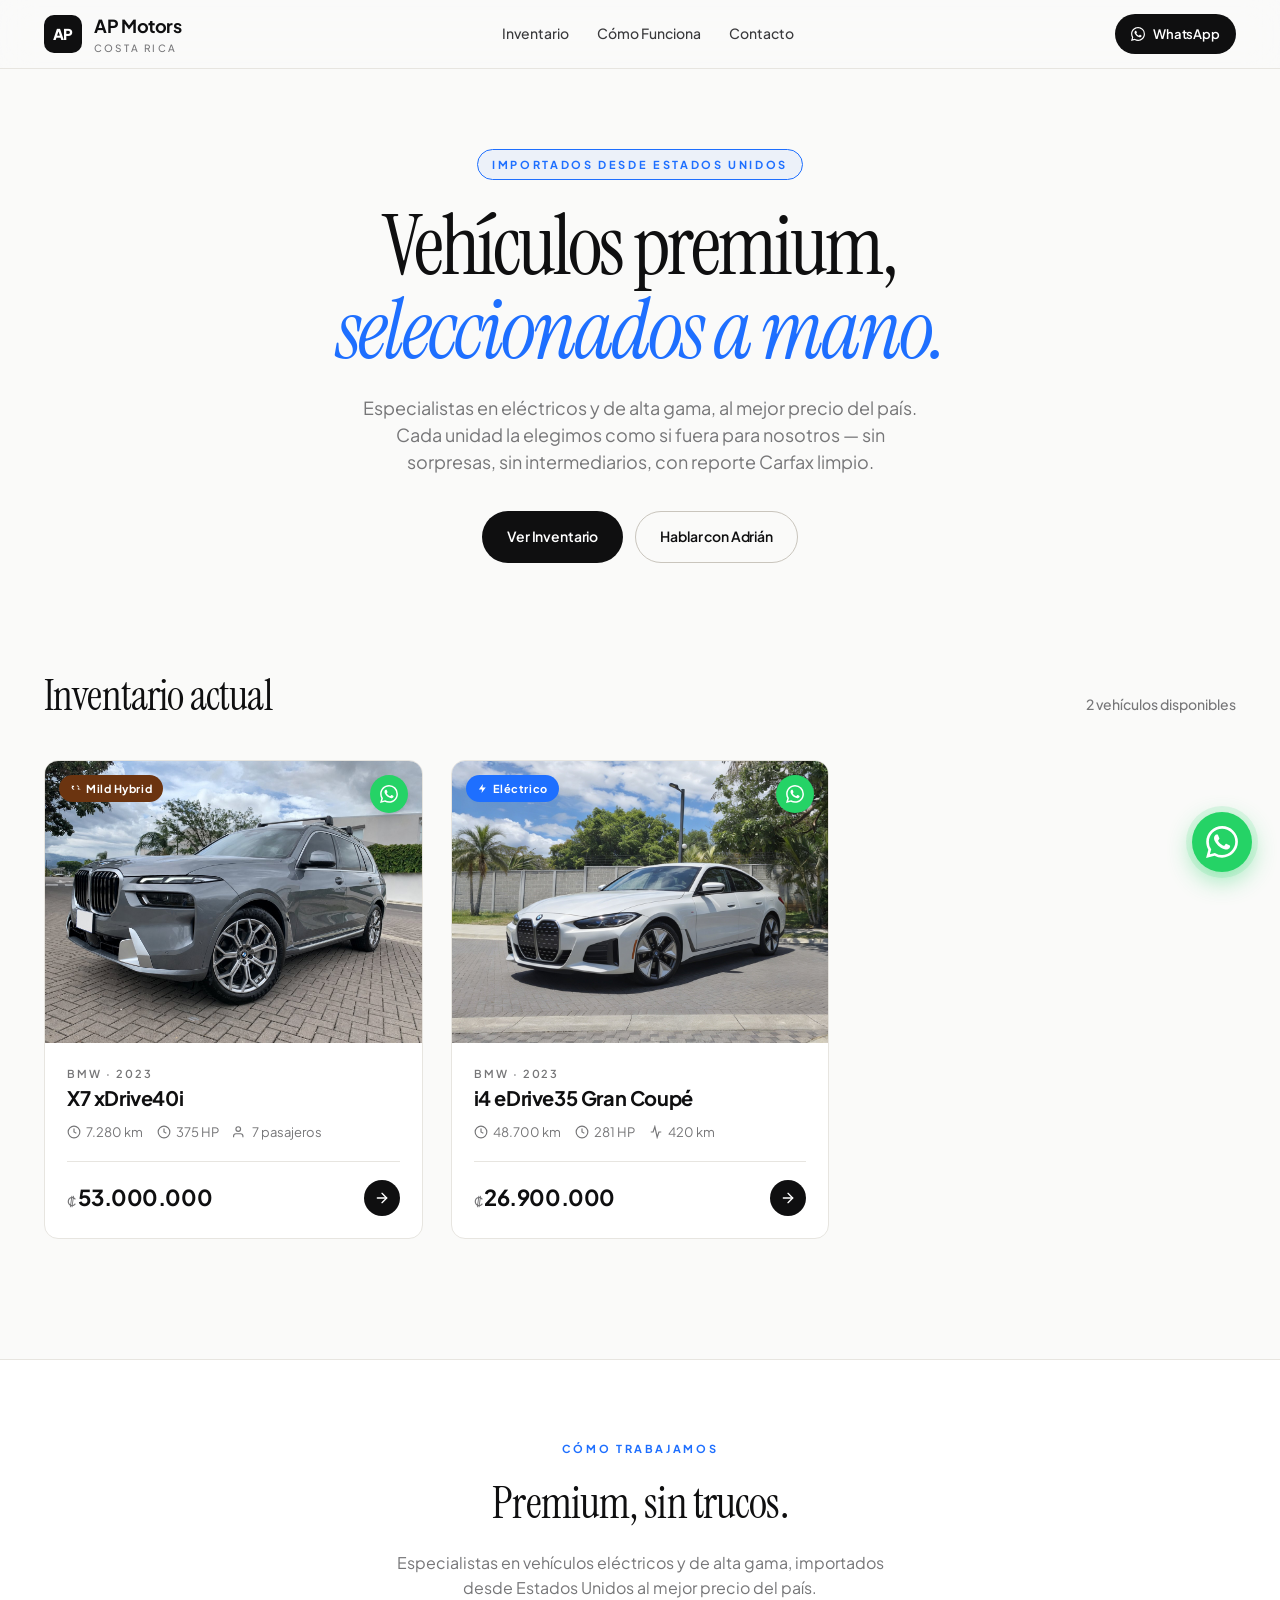
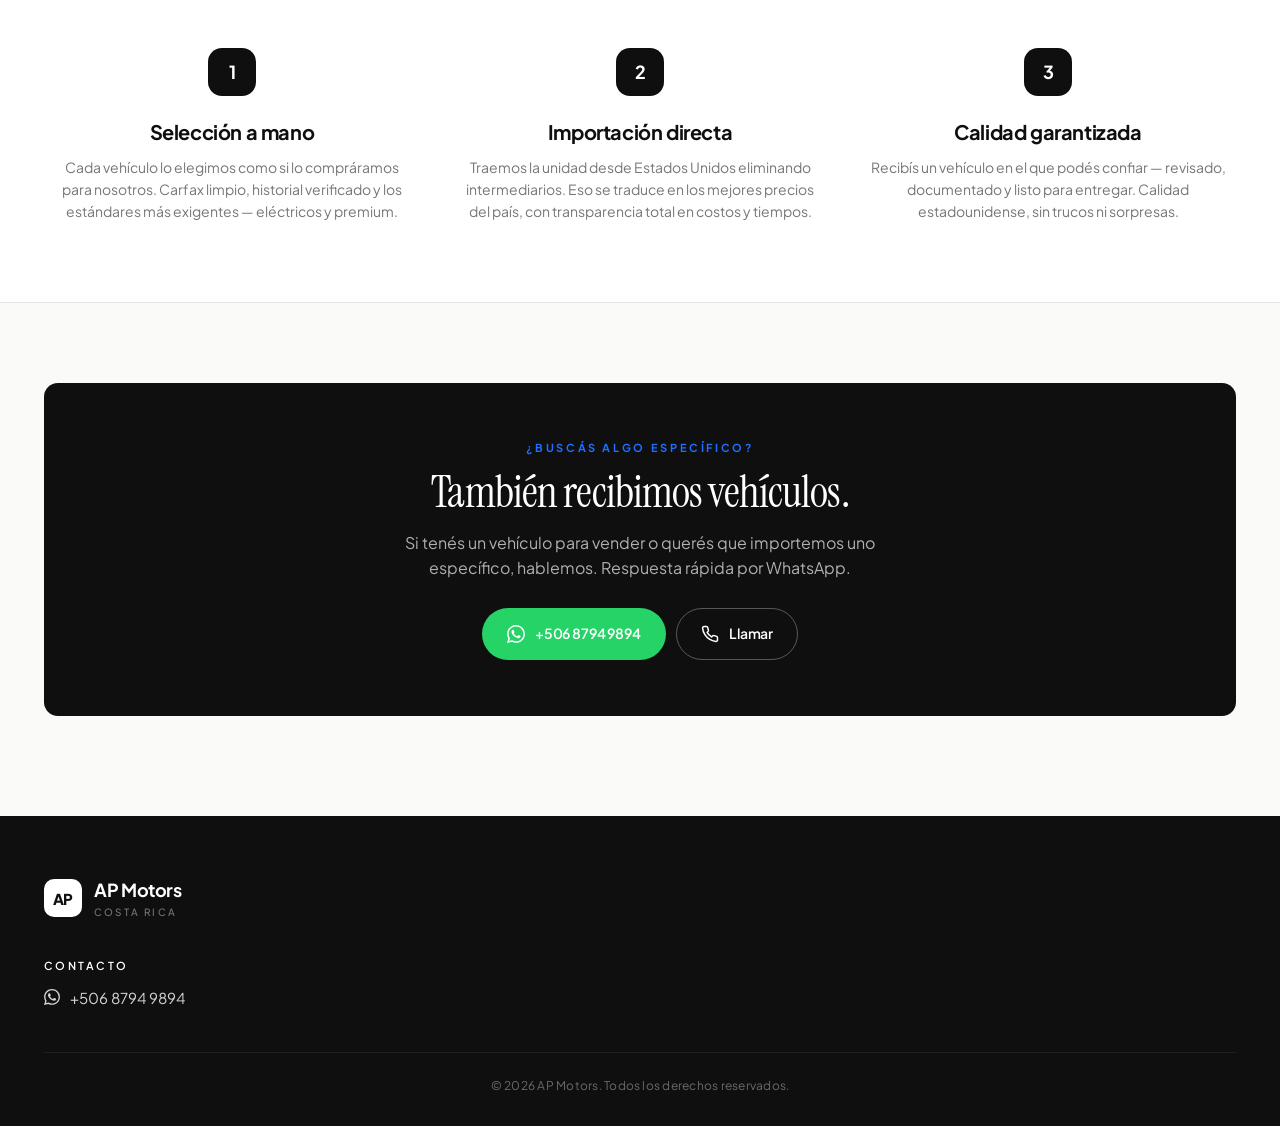
<file: index.html>
<!doctype html>
<html lang="es">
<head>
<meta charset="utf-8" />
<meta name="viewport" content="width=device-width, initial-scale=1" />
<title>AP Motors — Vehículos premium en Costa Rica</title>
<link rel="stylesheet" href="assets/styles.css" />
<style>
/* ============ HERO ============ */
.home-hero {
  padding: 80px 0 60px;
  text-align: center;
  position: relative;
  overflow: hidden;
}
.home-hero::before {
  content: '';
  position: absolute;
  inset: 0;
  background: radial-gradient(ellipse at center top, rgba(30,111,255,0.06), transparent 60%);
  z-index: -1;
}
.home-hero .eyebrow {
  display: inline-block;
  font-size: 11px;
  letter-spacing: 0.24em;
  text-transform: uppercase;
  color: var(--accent);
  font-weight: 700;
  padding: 6px 14px;
  border: 1px solid var(--accent);
  border-radius: 999px;
  background: rgba(30,111,255,0.06);
  margin-bottom: 24px;
}
.home-hero h1 {
  font-family: var(--display);
  font-weight: 400;
  font-size: clamp(42px, 8vw, 84px);
  line-height: 1.0;
  letter-spacing: -0.035em;
  margin-bottom: 22px;
  max-width: 880px;
  margin-left: auto;
  margin-right: auto;
}
.home-hero h1 em {
  font-style: italic;
  color: var(--accent);
}
.home-hero p {
  color: var(--ink-muted);
  font-size: 18px;
  max-width: 580px;
  margin: 0 auto 36px;
  line-height: 1.5;
}
.home-hero .cta-row {
  display: flex;
  gap: 12px;
  justify-content: center;
  flex-wrap: wrap;
}

/* ============ INVENTORY ============ */
.inventory {
  padding: 40px 0;
}
.inventory-head {
  display: flex;
  justify-content: space-between;
  align-items: baseline;
  margin-bottom: 32px;
  flex-wrap: wrap;
  gap: 12px;
}
.inventory-head h2 {
  font-family: var(--display);
  font-size: clamp(30px, 4vw, 42px);
  font-weight: 400;
  letter-spacing: -0.02em;
}
.inventory-head .count {
  color: var(--ink-muted);
  font-size: 14px;
  font-weight: 500;
}

.car-grid {
  display: grid;
  grid-template-columns: 1fr;
  gap: 28px;
}
@media (min-width: 700px) { .car-grid { grid-template-columns: repeat(2, 1fr); } }
@media (min-width: 1100px) { .car-grid { grid-template-columns: repeat(3, 1fr); } }

.car-card {
  background: var(--bg-card);
  border: 1px solid var(--line);
  border-radius: var(--radius);
  overflow: hidden;
  transition: all 0.25s;
  display: flex;
  flex-direction: column;
  cursor: pointer;
  text-decoration: none;
  color: inherit;
}
.car-card:hover {
  transform: translateY(-4px);
  border-color: var(--ink);
  box-shadow: 0 20px 40px -20px rgba(0,0,0,0.15);
}
.car-card-image {
  aspect-ratio: 4 / 3;
  background: var(--bg-soft);
  position: relative;
  overflow: hidden;
}
.car-card-image img {
  width: 100%;
  height: 100%;
  object-fit: cover;
  transition: transform 0.6s;
}
.car-card:hover .car-card-image img {
  transform: scale(1.04);
}
.car-card-tag {
  position: absolute;
  top: 14px;
  left: 14px;
  background: var(--accent);
  color: #fff;
  font-size: 11px;
  font-weight: 700;
  letter-spacing: 0.05em;
  padding: 5px 11px;
  border-radius: 999px;
  display: inline-flex;
  align-items: center;
  gap: 5px;
  z-index: 2;
}
.car-card-tag svg { width: 11px; height: 11px; }

.car-card-wa {
  position: absolute;
  top: 14px;
  right: 14px;
  width: 38px;
  height: 38px;
  border-radius: 50%;
  background: #25d366;
  color: #fff;
  display: grid;
  place-items: center;
  z-index: 2;
  box-shadow: 0 4px 14px rgba(0,0,0,0.18);
  transition: transform 0.2s ease, box-shadow 0.2s ease;
}
.car-card-wa:hover {
  transform: scale(1.08);
  box-shadow: 0 6px 18px rgba(0,0,0,0.22);
}
.car-card-wa svg { width: 18px; height: 18px; }

.car-card-body {
  padding: 22px;
  flex: 1;
  display: flex;
  flex-direction: column;
}
.car-card-brand {
  font-size: 11px;
  letter-spacing: 0.18em;
  text-transform: uppercase;
  color: var(--ink-muted);
  font-weight: 600;
  margin-bottom: 4px;
}
.car-card-title {
  font-size: 20px;
  font-weight: 700;
  letter-spacing: -0.02em;
  margin-bottom: 12px;
  line-height: 1.2;
}
.car-card-specs {
  display: flex;
  gap: 14px;
  font-size: 13px;
  color: var(--ink-muted);
  margin-bottom: 18px;
  flex-wrap: wrap;
}
.car-card-spec {
  display: inline-flex;
  align-items: center;
  gap: 5px;
}
.car-card-spec svg {
  width: 14px;
  height: 14px;
}
.car-card-footer {
  display: flex;
  align-items: center;
  justify-content: space-between;
  padding-top: 18px;
  border-top: 1px solid var(--line);
  margin-top: auto;
}
.car-card-price {
  font-size: 22px;
  font-weight: 700;
  letter-spacing: -0.02em;
}
.car-card-price small {
  font-size: 12px;
  color: var(--ink-muted);
  font-weight: 500;
  margin-right: 2px;
}
.car-card-arrow {
  width: 36px;
  height: 36px;
  border-radius: 50%;
  background: var(--ink);
  color: #fff;
  display: grid;
  place-items: center;
  transition: transform 0.2s;
}
.car-card:hover .car-card-arrow {
  transform: translateX(2px);
}
.car-card-arrow svg { width: 16px; height: 16px; }

/* ============ HOW IT WORKS ============ */
.process {
  padding: 80px 0;
  background: var(--bg-card);
  border-top: 1px solid var(--line);
  border-bottom: 1px solid var(--line);
  margin: 80px 0 0;
}
.process-head {
  text-align: center;
  margin-bottom: 48px;
}
.process-head .eyebrow {
  font-size: 11px;
  letter-spacing: 0.24em;
  text-transform: uppercase;
  color: var(--accent);
  font-weight: 700;
  margin-bottom: 12px;
}
.process-head h2 {
  font-family: var(--display);
  font-size: clamp(30px, 4vw, 44px);
  font-weight: 400;
  letter-spacing: -0.02em;
  margin-bottom: 14px;
}
.process-head p {
  color: var(--ink-muted);
  font-size: 16px;
  max-width: 520px;
  margin: 0 auto;
}
.process-grid {
  display: grid;
  grid-template-columns: 1fr;
  gap: 32px;
}
@media (min-width: 768px) { .process-grid { grid-template-columns: repeat(3, 1fr); } }

.process-step {
  text-align: center;
  padding: 0 8px;
}
.process-num {
  display: inline-grid;
  place-items: center;
  width: 48px;
  height: 48px;
  border-radius: 14px;
  background: var(--ink);
  color: #fff;
  font-weight: 700;
  font-size: 18px;
  margin-bottom: 20px;
  letter-spacing: -0.02em;
}
.process-step h3 {
  font-size: 20px;
  font-weight: 700;
  letter-spacing: -0.02em;
  margin-bottom: 10px;
}
.process-step p {
  color: var(--ink-muted);
  font-size: 14px;
  line-height: 1.55;
}

/* ============ CTA STRIP ============ */
.cta-strip {
  background: var(--bg-dark);
  color: #fff;
  border-radius: var(--radius);
  padding: 56px 32px;
  text-align: center;
  margin: 80px 0 0;
}
.cta-strip .eyebrow {
  font-size: 11px;
  letter-spacing: 0.24em;
  text-transform: uppercase;
  color: var(--accent);
  font-weight: 700;
  margin-bottom: 12px;
}
.cta-strip h2 {
  font-family: var(--display);
  font-size: clamp(28px, 4vw, 44px);
  font-weight: 400;
  letter-spacing: -0.02em;
  line-height: 1.1;
  margin-bottom: 14px;
}
.cta-strip p {
  color: #b0b0b2;
  margin-bottom: 28px;
  max-width: 520px;
  margin-left: auto;
  margin-right: auto;
}
.cta-strip .cta-row {
  display: flex;
  gap: 10px;
  justify-content: center;
  flex-wrap: wrap;
}
.cta-strip .btn-outline {
  border-color: rgba(255,255,255,0.3);
  color: #fff;
}
.cta-strip .btn-outline:hover {
  background: rgba(255,255,255,0.1);
  border-color: rgba(255,255,255,0.6);
}
</style>
</head>
<body>

<!-- HEADER -->
<header class="site-header">
  <div class="container row">
    <a href="index.html" class="brand">
      <div class="brand-mark">AP</div>
      <div>
        <div class="brand-name">AP Motors</div>
        <span class="brand-sub">Costa Rica</span>
      </div>
    </a>
    <nav class="header-nav">
      <a href="#inventario">Inventario</a>
      <a href="#proceso">Cómo Funciona</a>
      <a href="#contacto">Contacto</a>
    </nav>
    <a class="header-cta" href="https://wa.me/50687949894">
      <svg viewBox="0 0 24 24" fill="currentColor"><path d="M17.472 14.382c-.297-.149-1.758-.867-2.03-.967-.273-.099-.471-.148-.67.15-.197.297-.767.966-.94 1.164-.173.199-.347.223-.644.075-.297-.15-1.255-.463-2.39-1.475-.883-.788-1.48-1.761-1.653-2.059-.173-.297-.018-.458.13-.606.134-.133.298-.347.446-.52.149-.174.198-.298.298-.497.099-.198.05-.371-.025-.52-.075-.149-.669-1.612-.916-2.207-.242-.579-.487-.5-.669-.51-.173-.008-.371-.01-.57-.01-.198 0-.52.074-.792.372-.272.297-1.04 1.016-1.04 2.479 0 1.462 1.065 2.875 1.213 3.074.149.198 2.096 3.2 5.077 4.487.709.306 1.262.489 1.694.625.712.227 1.36.195 1.871.118.571-.085 1.758-.719 2.006-1.413.248-.694.248-1.289.173-1.413-.074-.124-.272-.198-.57-.347m-5.421 7.403h-.004a9.87 9.87 0 01-5.031-1.378l-.361-.214-3.741.982.998-3.648-.235-.374a9.86 9.86 0 01-1.51-5.26c.001-5.45 4.436-9.884 9.888-9.884 2.64 0 5.122 1.03 6.988 2.898a9.825 9.825 0 012.893 6.994c-.003 5.45-4.437 9.884-9.885 9.884m8.413-18.297A11.815 11.815 0 0012.05 0C5.495 0 .16 5.335.157 11.892c0 2.096.547 4.142 1.588 5.945L.057 24l6.305-1.654a11.882 11.882 0 005.683 1.448h.005c6.554 0 11.89-5.335 11.893-11.893a11.821 11.821 0 00-3.48-8.413Z"/></svg>
      WhatsApp
    </a>
  </div>
</header>

<main>

  <!-- HERO -->
  <section class="home-hero">
    <div class="container">
      <span class="eyebrow">Importados desde Estados Unidos</span>
      <h1>Vehículos premium, <em>seleccionados a mano.</em></h1>
      <p>Especialistas en eléctricos y de alta gama, al mejor precio del país. Cada unidad la elegimos como si fuera para nosotros — sin sorpresas, sin intermediarios, con reporte Carfax limpio.</p>
      <div class="cta-row">
        <a class="btn btn-primary" href="#inventario">Ver Inventario</a>
        <a class="btn btn-outline" href="https://wa.me/50687949894">Hablar con Adrián</a>
      </div>
    </div>
  </section>

  <!-- INVENTORY -->
  <section class="inventory" id="inventario">
    <div class="container">
      <div class="inventory-head">
        <h2>Inventario actual</h2>
        <span class="count">2 vehículos disponibles</span>
      </div>

      <div class="car-grid">

        <!-- BMW X7 -->
        <div class="car-card" data-href="bmw-x7-xdrive40i.html">
          <div class="car-card-image">
            <span class="car-card-tag" style="background: #6b3410;">
              <svg viewBox="0 0 24 24" fill="currentColor"><path d="M3 12c0-1.7.7-3.2 1.8-4.2L3 6h6l-.4 4-2-2c-.4.6-.6 1.3-.6 2 0 1.7 1.3 3 3 3v2c-2.8 0-5-2.2-5-5zm15.2 4.2c1.1-1 1.8-2.5 1.8-4.2 0-2.8-2.2-5-5-5V5c2.8 0 5 2.2 5 5 0 .7-.2 1.4-.6 2l-2-2L17 14h6l-1.8-2.2z"/></svg>
              Mild Hybrid
            </span>
            <a class="car-card-wa" href="https://wa.me/50687949894?text=Hola%2C%20me%20interesa%20el%20BMW%20X7%20xDrive40i%202023%20que%20tienen%20a%20la%20venta.%20%C2%BFSigue%20disponible%3F" target="_blank" rel="noopener" aria-label="Consultar por WhatsApp">
              <svg viewBox="0 0 24 24" fill="currentColor"><path d="M17.472 14.382c-.297-.149-1.758-.867-2.03-.967-.273-.099-.471-.148-.67.15-.197.297-.767.966-.94 1.164-.173.199-.347.223-.644.075-.297-.15-1.255-.463-2.39-1.475-.883-.788-1.48-1.761-1.653-2.059-.173-.297-.018-.458.13-.606.134-.133.298-.347.446-.52.149-.174.198-.298.298-.497.099-.198.05-.371-.025-.52-.075-.149-.669-1.612-.916-2.207-.242-.579-.487-.5-.669-.51-.173-.008-.371-.01-.57-.01-.198 0-.52.074-.792.372-.272.297-1.04 1.016-1.04 2.479 0 1.462 1.065 2.875 1.213 3.074.149.198 2.096 3.2 5.077 4.487.709.306 1.262.489 1.694.625.712.227 1.36.195 1.871.118.571-.085 1.758-.719 2.006-1.413.248-.694.248-1.289.173-1.413-.074-.124-.272-.198-.57-.347m-5.421 7.403h-.004a9.87 9.87 0 01-5.031-1.378l-.361-.214-3.741.982.998-3.648-.235-.374a9.86 9.86 0 01-1.51-5.26c.001-5.45 4.436-9.884 9.888-9.884 2.64 0 5.122 1.03 6.988 2.898a9.825 9.825 0 012.893 6.994c-.003 5.45-4.437 9.884-9.885 9.884m8.413-18.297A11.815 11.815 0 0012.05 0C5.495 0 .16 5.335.157 11.892c0 2.096.547 4.142 1.588 5.945L.057 24l6.305-1.654a11.882 11.882 0 005.683 1.448h.005c6.554 0 11.89-5.335 11.893-11.893a11.821 11.821 0 00-3.48-8.413Z"/></svg>
            </a>
            <img src="assets/cars/x7-xdrive40i/exterior/01-front-left-outdoor.png" alt="BMW X7 xDrive40i" />
          </div>
          <div class="car-card-body">
            <div class="car-card-brand">BMW · 2023</div>
            <div class="car-card-title">X7 xDrive40i</div>
            <div class="car-card-specs">
              <span class="car-card-spec">
                <svg viewBox="0 0 24 24" fill="none" stroke="currentColor" stroke-width="2"><circle cx="12" cy="12" r="10"/><polyline points="12 6 12 12 16 14"/></svg>
                7.280 km
              </span>
              <span class="car-card-spec">
                <svg viewBox="0 0 24 24" fill="none" stroke="currentColor" stroke-width="2"><circle cx="12" cy="12" r="10"/><path d="M12 6v6l4 2"/></svg>
                375 HP
              </span>
              <span class="car-card-spec">
                <svg viewBox="0 0 24 24" fill="none" stroke="currentColor" stroke-width="2"><path d="M17 21v-2a4 4 0 00-4-4H5a4 4 0 00-4 4v2"/><circle cx="9" cy="7" r="4"/></svg>
                7 pasajeros
              </span>
            </div>
            <div class="car-card-footer">
              <div class="car-card-price"><small>₡</small>53.000.000</div>
              <div class="car-card-arrow">
                <svg viewBox="0 0 24 24" fill="none" stroke="currentColor" stroke-width="2" stroke-linecap="round" stroke-linejoin="round"><line x1="5" y1="12" x2="19" y2="12"/><polyline points="12 5 19 12 12 19"/></svg>
              </div>
            </div>
          </div>
        </div>

        <!-- BMW i4 -->
        <div class="car-card" data-href="bmw-i4-edrive35.html">
          <div class="car-card-image">
            <span class="car-card-tag">
              <svg viewBox="0 0 24 24" fill="currentColor"><path d="M13 2L4 14h7l-1 8 9-12h-7l1-8z"/></svg>
              Eléctrico
            </span>
            <a class="car-card-wa" href="https://wa.me/50687949894?text=Hola%2C%20me%20interesa%20el%20BMW%20i4%20eDrive35%20Gran%20Coup%C3%A9%202023%20que%20tienen%20a%20la%20venta.%20%C2%BFSigue%20disponible%3F" target="_blank" rel="noopener" aria-label="Consultar por WhatsApp">
              <svg viewBox="0 0 24 24" fill="currentColor"><path d="M17.472 14.382c-.297-.149-1.758-.867-2.03-.967-.273-.099-.471-.148-.67.15-.197.297-.767.966-.94 1.164-.173.199-.347.223-.644.075-.297-.15-1.255-.463-2.39-1.475-.883-.788-1.48-1.761-1.653-2.059-.173-.297-.018-.458.13-.606.134-.133.298-.347.446-.52.149-.174.198-.298.298-.497.099-.198.05-.371-.025-.52-.075-.149-.669-1.612-.916-2.207-.242-.579-.487-.5-.669-.51-.173-.008-.371-.01-.57-.01-.198 0-.52.074-.792.372-.272.297-1.04 1.016-1.04 2.479 0 1.462 1.065 2.875 1.213 3.074.149.198 2.096 3.2 5.077 4.487.709.306 1.262.489 1.694.625.712.227 1.36.195 1.871.118.571-.085 1.758-.719 2.006-1.413.248-.694.248-1.289.173-1.413-.074-.124-.272-.198-.57-.347m-5.421 7.403h-.004a9.87 9.87 0 01-5.031-1.378l-.361-.214-3.741.982.998-3.648-.235-.374a9.86 9.86 0 01-1.51-5.26c.001-5.45 4.436-9.884 9.888-9.884 2.64 0 5.122 1.03 6.988 2.898a9.825 9.825 0 012.893 6.994c-.003 5.45-4.437 9.884-9.885 9.884m8.413-18.297A11.815 11.815 0 0012.05 0C5.495 0 .16 5.335.157 11.892c0 2.096.547 4.142 1.588 5.945L.057 24l6.305-1.654a11.882 11.882 0 005.683 1.448h.005c6.554 0 11.89-5.335 11.893-11.893a11.821 11.821 0 00-3.48-8.413Z"/></svg>
            </a>
            <img src="assets/cars/i4-edrive35/exterior/01-front-left.png" alt="BMW i4 eDrive35" />
          </div>
          <div class="car-card-body">
            <div class="car-card-brand">BMW · 2023</div>
            <div class="car-card-title">i4 eDrive35 Gran Coupé</div>
            <div class="car-card-specs">
              <span class="car-card-spec">
                <svg viewBox="0 0 24 24" fill="none" stroke="currentColor" stroke-width="2"><circle cx="12" cy="12" r="10"/><polyline points="12 6 12 12 16 14"/></svg>
                48.700 km
              </span>
              <span class="car-card-spec">
                <svg viewBox="0 0 24 24" fill="none" stroke="currentColor" stroke-width="2"><circle cx="12" cy="12" r="10"/><path d="M12 6v6l4 2"/></svg>
                281 HP
              </span>
              <span class="car-card-spec">
                <svg viewBox="0 0 24 24" fill="none" stroke="currentColor" stroke-width="2"><path d="M3 12h4l3-9 4 18 3-9h4"/></svg>
                420 km
              </span>
            </div>
            <div class="car-card-footer">
              <div class="car-card-price"><small>₡</small>26.900.000</div>
              <div class="car-card-arrow">
                <svg viewBox="0 0 24 24" fill="none" stroke="currentColor" stroke-width="2" stroke-linecap="round" stroke-linejoin="round"><line x1="5" y1="12" x2="19" y2="12"/><polyline points="12 5 19 12 12 19"/></svg>
              </div>
            </div>
          </div>
        </div>

      </div>
    </div>
  </section>

  <!-- PROCESS -->
  <section class="process" id="proceso">
    <div class="container">
      <div class="process-head">
        <div class="eyebrow">Cómo trabajamos</div>
        <h2>Premium, sin trucos.</h2>
        <p>Especialistas en vehículos eléctricos y de alta gama, importados desde Estados Unidos al mejor precio del país.</p>
      </div>
      <div class="process-grid">
        <div class="process-step">
          <div class="process-num">1</div>
          <h3>Selección a mano</h3>
          <p>Cada vehículo lo elegimos como si lo compráramos para nosotros. Carfax limpio, historial verificado y los estándares más exigentes — eléctricos y premium.</p>
        </div>
        <div class="process-step">
          <div class="process-num">2</div>
          <h3>Importación directa</h3>
          <p>Traemos la unidad desde Estados Unidos eliminando intermediarios. Eso se traduce en los mejores precios del país, con transparencia total en costos y tiempos.</p>
        </div>
        <div class="process-step">
          <div class="process-num">3</div>
          <h3>Calidad garantizada</h3>
          <p>Recibís un vehículo en el que podés confiar — revisado, documentado y listo para entregar. Calidad estadounidense, sin trucos ni sorpresas.</p>
        </div>
      </div>
    </div>
  </section>

  <!-- CTA STRIP -->
  <div class="container">
    <div class="cta-strip" id="contacto">
      <div class="eyebrow">¿Buscás algo específico?</div>
      <h2>También recibimos vehículos.</h2>
      <p>Si tenés un vehículo para vender o querés que importemos uno específico, hablemos. Respuesta rápida por WhatsApp.</p>
      <div class="cta-row">
        <a class="btn btn-wa" href="https://wa.me/50687949894?text=Hola%20Adri%C3%A1n%2C%20quisiera%20m%C3%A1s%20informaci%C3%B3n.">
          <svg viewBox="0 0 24 24" fill="currentColor"><path d="M17.472 14.382c-.297-.149-1.758-.867-2.03-.967-.273-.099-.471-.148-.67.15-.197.297-.767.966-.94 1.164-.173.199-.347.223-.644.075-.297-.15-1.255-.463-2.39-1.475-.883-.788-1.48-1.761-1.653-2.059-.173-.297-.018-.458.13-.606.134-.133.298-.347.446-.52.149-.174.198-.298.298-.497.099-.198.05-.371-.025-.52-.075-.149-.669-1.612-.916-2.207-.242-.579-.487-.5-.669-.51-.173-.008-.371-.01-.57-.01-.198 0-.52.074-.792.372-.272.297-1.04 1.016-1.04 2.479 0 1.462 1.065 2.875 1.213 3.074.149.198 2.096 3.2 5.077 4.487.709.306 1.262.489 1.694.625.712.227 1.36.195 1.871.118.571-.085 1.758-.719 2.006-1.413.248-.694.248-1.289.173-1.413-.074-.124-.272-.198-.57-.347m-5.421 7.403h-.004a9.87 9.87 0 01-5.031-1.378l-.361-.214-3.741.982.998-3.648-.235-.374a9.86 9.86 0 01-1.51-5.26c.001-5.45 4.436-9.884 9.888-9.884 2.64 0 5.122 1.03 6.988 2.898a9.825 9.825 0 012.893 6.994c-.003 5.45-4.437 9.884-9.885 9.884m8.413-18.297A11.815 11.815 0 0012.05 0C5.495 0 .16 5.335.157 11.892c0 2.096.547 4.142 1.588 5.945L.057 24l6.305-1.654a11.882 11.882 0 005.683 1.448h.005c6.554 0 11.89-5.335 11.893-11.893a11.821 11.821 0 00-3.48-8.413Z"/></svg>
          +506 8794 9894
        </a>
        <a class="btn btn-outline" href="tel:+50687949894">
          <svg viewBox="0 0 24 24" fill="none" stroke="currentColor" stroke-width="2" stroke-linecap="round" stroke-linejoin="round"><path d="M22 16.92v3a2 2 0 0 1-2.18 2 19.79 19.79 0 0 1-8.63-3.07 19.5 19.5 0 0 1-6-6 19.79 19.79 0 0 1-3.07-8.67A2 2 0 0 1 4.11 2h3a2 2 0 0 1 2 1.72 12.84 12.84 0 0 0 .7 2.81 2 2 0 0 1-.45 2.11L8.09 9.91a16 16 0 0 0 6 6l1.27-1.27a2 2 0 0 1 2.11-.45 12.84 12.84 0 0 0 2.81.7A2 2 0 0 1 22 16.92z"/></svg>
          Llamar
        </a>
      </div>
    </div>
  </div>

</main>

<!-- WhatsApp Floating Button -->
<a class="wa-float" href="https://wa.me/50687949894" target="_blank" rel="noopener" aria-label="WhatsApp">
  <svg viewBox="0 0 24 24" fill="#fff"><path d="M17.472 14.382c-.297-.149-1.758-.867-2.03-.967-.273-.099-.471-.148-.67.15-.197.297-.767.966-.94 1.164-.173.199-.347.223-.644.075-.297-.15-1.255-.463-2.39-1.475-.883-.788-1.48-1.761-1.653-2.059-.173-.297-.018-.458.13-.606.134-.133.298-.347.446-.52.149-.174.198-.298.298-.497.099-.198.05-.371-.025-.52-.075-.149-.669-1.612-.916-2.207-.242-.579-.487-.5-.669-.51-.173-.008-.371-.01-.57-.01-.198 0-.52.074-.792.372-.272.297-1.04 1.016-1.04 2.479 0 1.462 1.065 2.875 1.213 3.074.149.198 2.096 3.2 5.077 4.487.709.306 1.262.489 1.694.625.712.227 1.36.195 1.871.118.571-.085 1.758-.719 2.006-1.413.248-.694.248-1.289.173-1.413-.074-.124-.272-.198-.57-.347m-5.421 7.403h-.004a9.87 9.87 0 01-5.031-1.378l-.361-.214-3.741.982.998-3.648-.235-.374a9.86 9.86 0 01-1.51-5.26c.001-5.45 4.436-9.884 9.888-9.884 2.64 0 5.122 1.03 6.988 2.898a9.825 9.825 0 012.893 6.994c-.003 5.45-4.437 9.884-9.885 9.884m8.413-18.297A11.815 11.815 0 0012.05 0C5.495 0 .16 5.335.157 11.892c0 2.096.547 4.142 1.588 5.945L.057 24l6.305-1.654a11.882 11.882 0 005.683 1.448h.005c6.554 0 11.89-5.335 11.893-11.893a11.821 11.821 0 00-3.48-8.413Z"/></svg>
</a>

<!-- FOOTER -->
<footer class="site-footer">
  <div class="container">
    <a href="index.html" class="brand">
      <div class="brand-mark">AP</div>
      <div>
        <div class="brand-name">AP Motors</div>
        <span class="brand-sub">Costa Rica</span>
      </div>
    </a>
    <div class="footer-content">
      <div class="footer-contact">
        <h4>Contacto</h4>
        <a href="https://wa.me/50687949894">
          <svg viewBox="0 0 24 24" fill="currentColor"><path d="M17.472 14.382c-.297-.149-1.758-.867-2.03-.967-.273-.099-.471-.148-.67.15-.197.297-.767.966-.94 1.164-.173.199-.347.223-.644.075-.297-.15-1.255-.463-2.39-1.475-.883-.788-1.48-1.761-1.653-2.059-.173-.297-.018-.458.13-.606.134-.133.298-.347.446-.52.149-.174.198-.298.298-.497.099-.198.05-.371-.025-.52-.075-.149-.669-1.612-.916-2.207-.242-.579-.487-.5-.669-.51-.173-.008-.371-.01-.57-.01-.198 0-.52.074-.792.372-.272.297-1.04 1.016-1.04 2.479 0 1.462 1.065 2.875 1.213 3.074.149.198 2.096 3.2 5.077 4.487.709.306 1.262.489 1.694.625.712.227 1.36.195 1.871.118.571-.085 1.758-.719 2.006-1.413.248-.694.248-1.289.173-1.413-.074-.124-.272-.198-.57-.347m-5.421 7.403h-.004a9.87 9.87 0 01-5.031-1.378l-.361-.214-3.741.982.998-3.648-.235-.374a9.86 9.86 0 01-1.51-5.26c.001-5.45 4.436-9.884 9.888-9.884 2.64 0 5.122 1.03 6.988 2.898a9.825 9.825 0 012.893 6.994c-.003 5.45-4.437 9.884-9.885 9.884m8.413-18.297A11.815 11.815 0 0012.05 0C5.495 0 .16 5.335.157 11.892c0 2.096.547 4.142 1.588 5.945L.057 24l6.305-1.654a11.882 11.882 0 005.683 1.448h.005c6.554 0 11.89-5.335 11.893-11.893a11.821 11.821 0 00-3.48-8.413Z"/></svg>
          +506 8794 9894
        </a>
      </div>
    </div>
    <div class="footer-bottom">© 2026 AP Motors. Todos los derechos reservados.</div>
  </div>
</footer>

<script>
  // Card navigation — click anywhere on card EXCEPT the WhatsApp button goes to detail page
  document.querySelectorAll('.car-card[data-href]').forEach((card) => {
    card.addEventListener('click', (e) => {
      // If user clicked the WhatsApp link (or anything inside it), let the link handle it
      if (e.target.closest('.car-card-wa')) return;
      window.location.href = card.dataset.href;
    });
  });
</script>

</body>
</html>
</file>
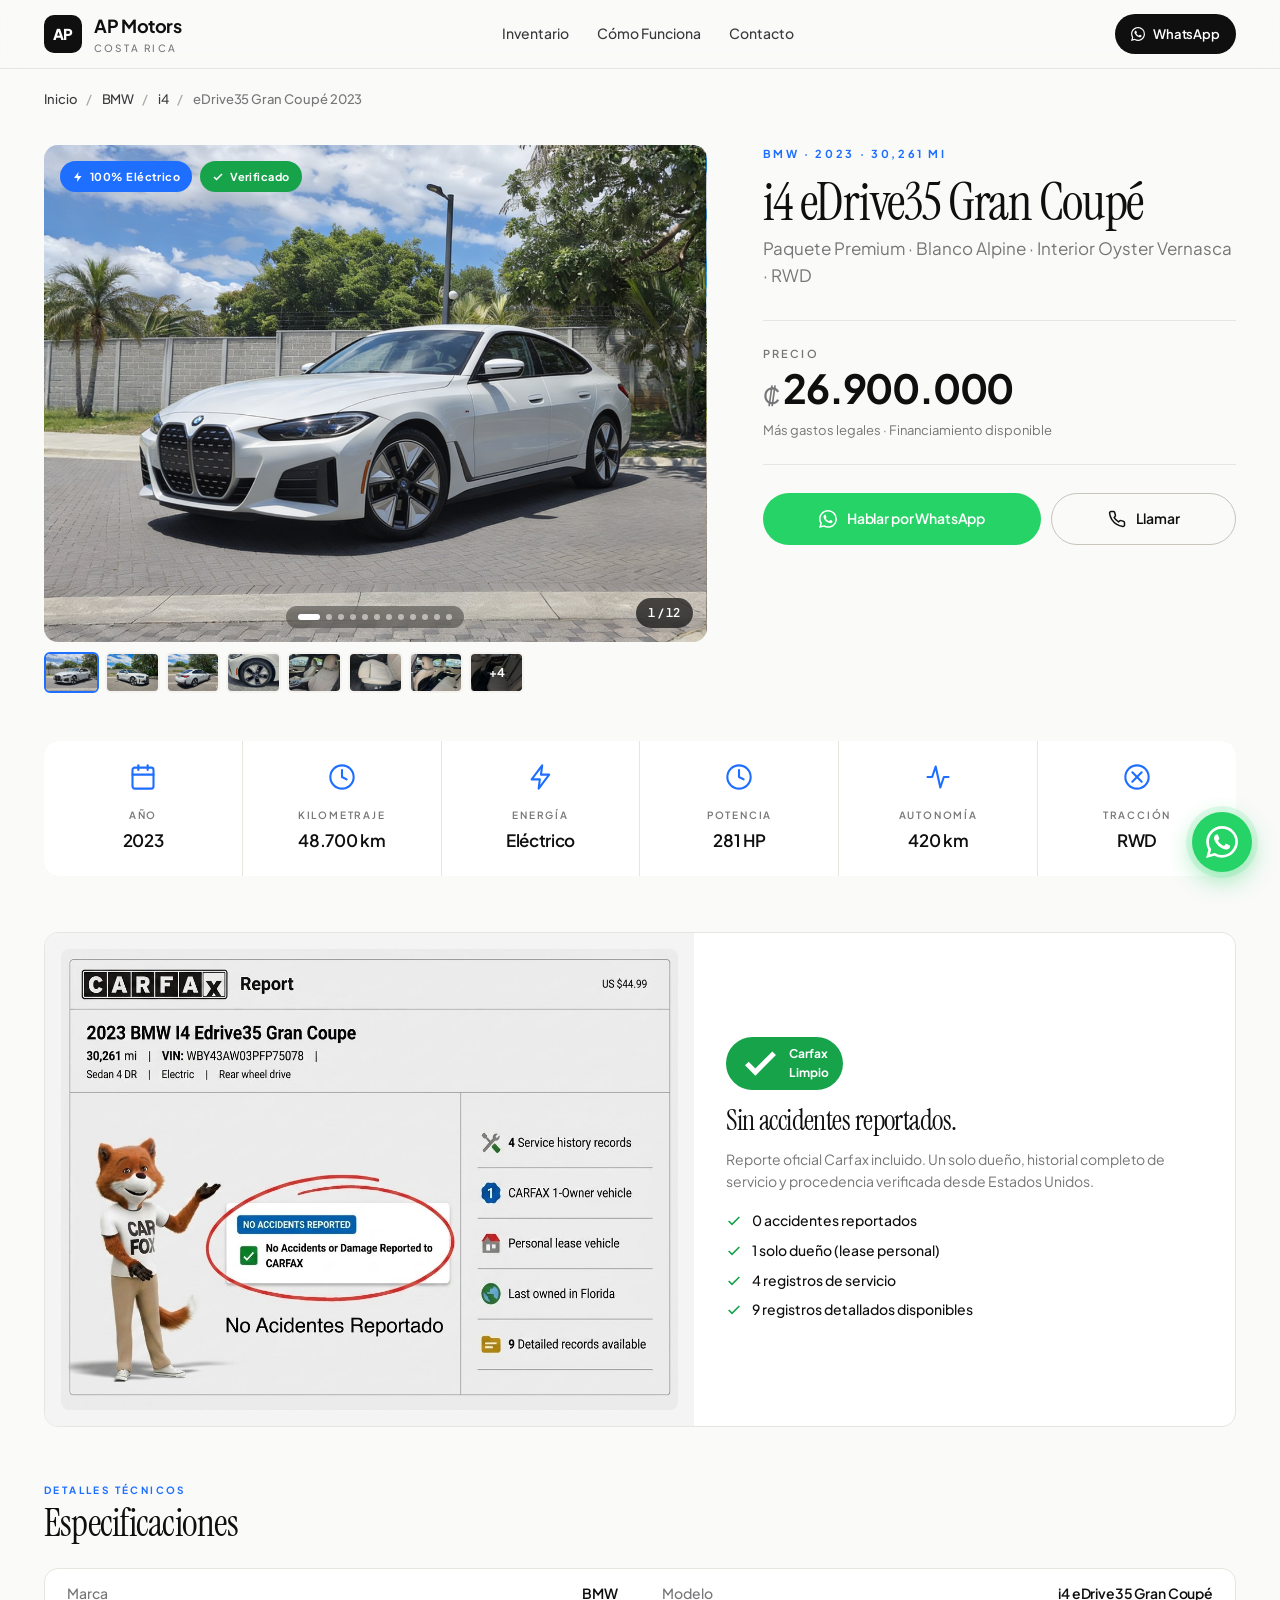
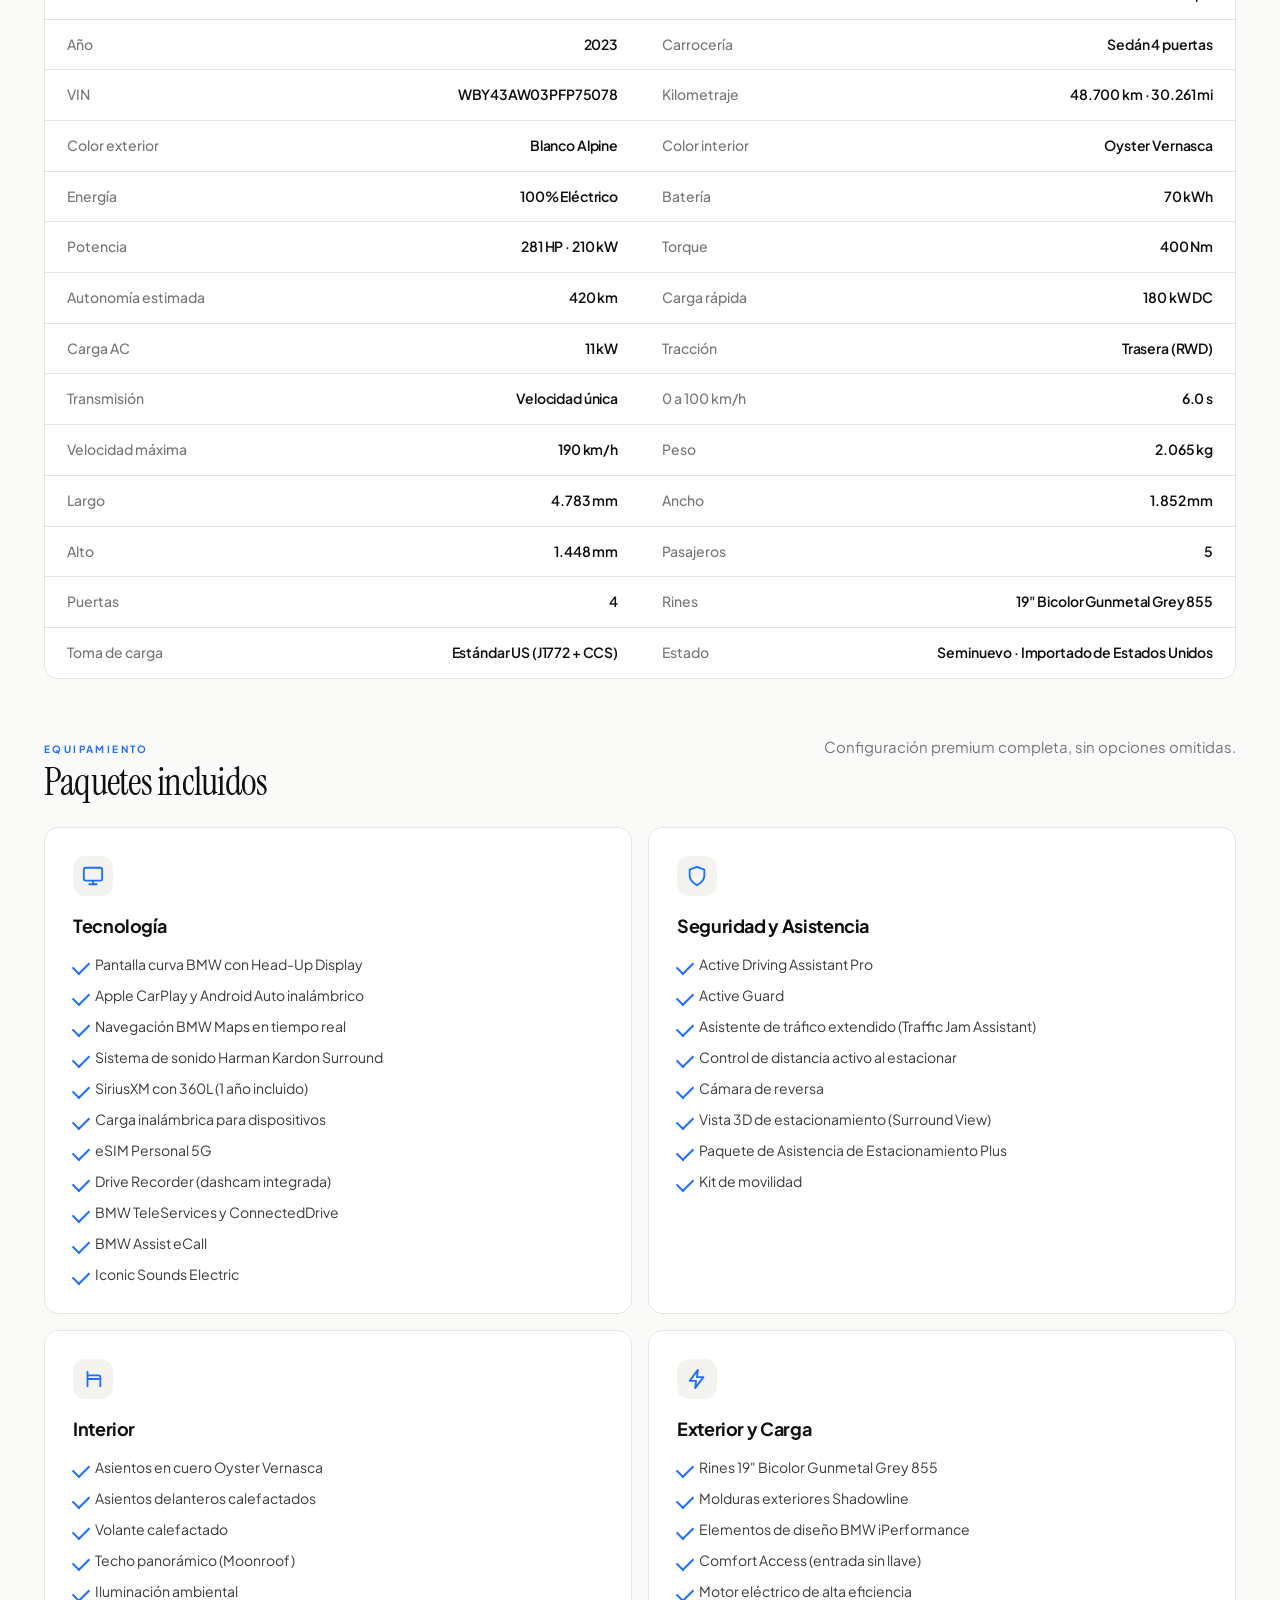
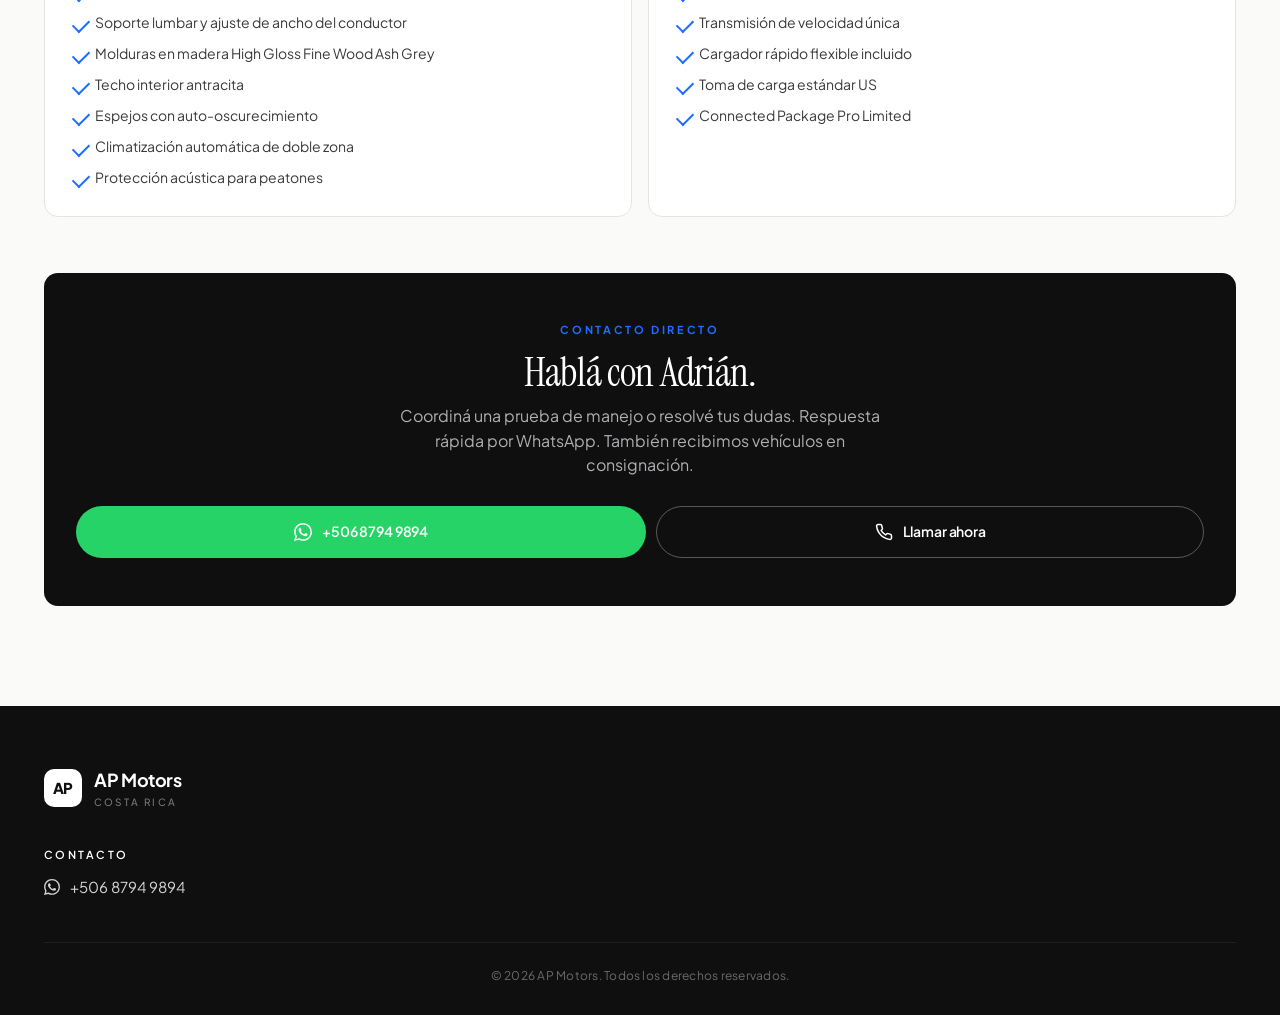
<file: bmw-i4-edrive35.html>
<!doctype html>
<html lang="es">
<head>
<meta charset="utf-8" />
<meta name="viewport" content="width=device-width, initial-scale=1" />
<title>BMW i4 eDrive35 Gran Coupé — 2023 · Paquete Premium | AP Motors</title>
<link rel="stylesheet" href="assets/styles.css" />
<style>
/* ============ PAGE-SPECIFIC ============ */

/* CRUMBS */
.crumbs {
  font-size: 13px;
  color: var(--ink-muted);
  padding: 20px 0 8px;
  font-weight: 500;
  letter-spacing: -0.005em;
}
.crumbs a { color: var(--ink-soft); }
.crumbs a:hover { color: var(--ink); }
.crumbs .sep { margin: 0 8px; color: var(--ink-faint); }

/* HERO */
.hero {
  display: grid;
  gap: 36px;
  margin: 28px 0 48px;
}
@media (min-width: 900px) {
  .hero {
    grid-template-columns: 1.4fr 1fr;
    align-items: start;
    gap: 56px;
  }
}

/* ============ CAROUSEL ============ */
.carousel {
  position: relative;
  border-radius: var(--radius);
  overflow: hidden;
  background: var(--bg-soft);
  aspect-ratio: 4 / 3;
  cursor: zoom-in;
  user-select: none;
  -webkit-user-select: none;
}
.carousel-track {
  display: flex;
  height: 100%;
  transition: transform 450ms cubic-bezier(0.22, 0.61, 0.36, 1);
  will-change: transform;
}
.carousel-track.no-anim { transition: none; }
.carousel-slide {
  flex: 0 0 100%;
  width: 100%;
  height: 100%;
  position: relative;
}
.carousel-slide img {
  width: 100%;
  height: 100%;
  object-fit: cover;
  pointer-events: none;
}

.carousel-arrow {
  position: absolute;
  top: 50%;
  transform: translateY(-50%);
  width: 44px;
  height: 44px;
  background: rgba(255, 255, 255, 0.92);
  backdrop-filter: blur(10px);
  -webkit-backdrop-filter: blur(10px);
  border-radius: 50%;
  display: grid;
  place-items: center;
  z-index: 3;
  color: var(--ink);
  box-shadow: 0 4px 16px rgba(0,0,0,0.12);
  transition: all 0.2s ease;
  opacity: 0;
}
.carousel:hover .carousel-arrow { opacity: 1; }
.carousel-arrow:hover {
  background: #fff;
  transform: translateY(-50%) scale(1.08);
  box-shadow: 0 6px 20px rgba(0,0,0,0.18);
}
.carousel-arrow:active { transform: translateY(-50%) scale(0.95); }
.carousel-arrow.prev { left: 14px; }
.carousel-arrow.next { right: 14px; }
.carousel-arrow svg { width: 20px; height: 20px; }
.carousel-arrow:disabled { opacity: 0.3 !important; cursor: not-allowed; pointer-events: none; }

/* Always visible on touch */
@media (hover: none) {
  .carousel-arrow { opacity: 1; }
}

.carousel-counter {
  position: absolute;
  bottom: 14px;
  right: 14px;
  background: rgba(0, 0, 0, 0.65);
  backdrop-filter: blur(10px);
  color: #fff;
  font-size: 12px;
  font-weight: 600;
  padding: 6px 12px;
  border-radius: 999px;
  z-index: 2;
  letter-spacing: 0.02em;
  font-variant-numeric: tabular-nums;
}

.carousel-dots {
  position: absolute;
  bottom: 14px;
  left: 50%;
  transform: translateX(-50%);
  display: flex;
  gap: 6px;
  z-index: 2;
  background: rgba(0,0,0,0.35);
  backdrop-filter: blur(10px);
  padding: 8px 12px;
  border-radius: 999px;
}
.carousel-dots button {
  width: 6px;
  height: 6px;
  border-radius: 50%;
  background: rgba(255,255,255,0.5);
  transition: all 0.25s ease;
  padding: 0;
  cursor: pointer;
}
.carousel-dots button:hover { background: rgba(255,255,255,0.8); }
.carousel-dots button.active {
  background: #fff;
  width: 22px;
  border-radius: 999px;
}
@media (max-width: 600px) {
  .carousel-dots { display: none; }
}

/* THUMBS */
.thumb-strip {
  display: grid;
  grid-template-columns: repeat(8, 1fr);
  gap: 6px;
  margin-top: 10px;
  max-width: 480px;
}
@media (max-width: 600px) {
  .thumb-strip { grid-template-columns: repeat(6, 1fr); max-width: none; }
  .thumb-strip button:nth-child(n+7) { display: none; }
}
.thumb-strip button {
  border-radius: 6px;
  overflow: hidden;
  aspect-ratio: 4 / 3;
  border: 2px solid transparent;
  background: var(--bg-soft);
  transition: all 0.2s;
  padding: 0;
  position: relative;
}
.thumb-strip button.active { border-color: var(--accent); }
.thumb-strip button:hover:not(.active) { border-color: var(--line-strong); }
.thumb-strip img {
  width: 100%;
  height: 100%;
  object-fit: cover;
}
.thumb-strip .more-overlay {
  position: absolute;
  inset: 0;
  background: rgba(0,0,0,0.65);
  color: #fff;
  display: grid;
  place-items: center;
  font-size: 12px;
  font-weight: 700;
  letter-spacing: -0.01em;
  pointer-events: none;
}

/* ============ LIGHTBOX ============ */
.lightbox {
  position: fixed;
  inset: 0;
  background: rgb(8, 8, 10);
  z-index: 100;
  display: none;
  opacity: 0;
  transition: opacity 0.3s ease;
  overflow: hidden;
}
.lightbox.open {
  display: flex;
  opacity: 1;
}
.lightbox-stage {
  position: absolute;
  inset: 0;
  cursor: zoom-out;
  overflow: hidden;
}
.lightbox-track {
  display: flex;
  width: 100%;
  height: 100%;
  transition: transform 450ms cubic-bezier(0.22, 0.61, 0.36, 1);
  will-change: transform;
}
.lightbox-track.no-anim { transition: none; }
.lightbox-slide {
  flex: 0 0 100%;
  width: 100%;
  height: 100%;
  display: flex;
  align-items: center;
  justify-content: center;
  padding: 80px;
  box-sizing: border-box;
}
.lightbox-slide img {
  max-width: 100%;
  max-height: 100%;
  object-fit: contain;
  box-shadow: 0 20px 80px rgba(0,0,0,0.7);
  border-radius: 4px;
  cursor: default;
}

.lightbox-close {
  position: absolute;
  top: 20px;
  right: 20px;
  width: 44px;
  height: 44px;
  background: rgba(255,255,255,0.1);
  backdrop-filter: blur(10px);
  border-radius: 50%;
  color: #fff;
  display: grid;
  place-items: center;
  z-index: 102;
  transition: background 0.2s;
  cursor: pointer;
}
.lightbox-close:hover { background: rgba(255,255,255,0.2); }
.lightbox-close svg { width: 22px; height: 22px; }

.lightbox-arrow {
  position: absolute;
  top: 50%;
  transform: translateY(-50%);
  width: 52px;
  height: 52px;
  background: rgba(255,255,255,0.1);
  backdrop-filter: blur(10px);
  border-radius: 50%;
  color: #fff;
  display: grid;
  place-items: center;
  z-index: 102;
  transition: all 0.2s;
  cursor: pointer;
}
.lightbox-arrow:hover {
  background: rgba(255,255,255,0.2);
  transform: translateY(-50%) scale(1.06);
}
.lightbox-arrow:active { transform: translateY(-50%) scale(0.95); }
.lightbox-arrow.prev { left: 20px; }
.lightbox-arrow.next { right: 20px; }
.lightbox-arrow svg { width: 26px; height: 26px; }
.lightbox-arrow:disabled { opacity: 0.3; cursor: not-allowed; pointer-events: none; }

.lightbox-counter {
  position: absolute;
  bottom: 20px;
  left: 50%;
  transform: translateX(-50%);
  color: rgba(255,255,255,0.85);
  font-size: 13px;
  font-weight: 600;
  letter-spacing: 0.04em;
  z-index: 102;
  background: rgba(255,255,255,0.1);
  backdrop-filter: blur(10px);
  padding: 8px 18px;
  border-radius: 999px;
  font-variant-numeric: tabular-nums;
}

@media (max-width: 700px) {
  .lightbox-slide { padding: 50px 14px; }
  .lightbox-arrow { width: 44px; height: 44px; }
  .lightbox-arrow.prev { left: 8px; }
  .lightbox-arrow.next { right: 8px; }
  .lightbox-arrow svg { width: 22px; height: 22px; }
}

body.lb-open { overflow: hidden; }

.hero-badges {
  position: absolute;
  top: 16px;
  left: 16px;
  display: flex;
  gap: 8px;
  z-index: 2;
}
.badge {
  display: inline-flex;
  align-items: center;
  gap: 6px;
  font-size: 11px;
  font-weight: 700;
  letter-spacing: 0.04em;
  padding: 7px 12px;
  border-radius: 999px;
  background: rgba(255,255,255,0.95);
  color: var(--ink);
  backdrop-filter: blur(8px);
}
.badge.electric { background: var(--accent); color: #fff; }
.badge.verified { background: var(--success); color: #fff; }
.badge svg { width: 12px; height: 12px; }

.hero-info .eyebrow {
  font-size: 11px;
  letter-spacing: 0.24em;
  text-transform: uppercase;
  color: var(--accent);
  font-weight: 700;
  margin-bottom: 14px;
}
.hero-title {
  font-family: var(--display);
  font-weight: 400;
  font-size: clamp(34px, 5.5vw, 52px);
  line-height: 1.02;
  letter-spacing: -0.025em;
  margin-bottom: 6px;
}
.hero-subtitle {
  font-size: 17px;
  color: var(--ink-muted);
  font-weight: 400;
  margin-bottom: 32px;
}
.price-block {
  padding: 24px 0;
  border-top: 1px solid var(--line);
  border-bottom: 1px solid var(--line);
  margin-bottom: 28px;
}
.price-label {
  font-size: 11px;
  letter-spacing: 0.2em;
  text-transform: uppercase;
  color: var(--ink-muted);
  font-weight: 600;
  margin-bottom: 6px;
}
.price-now {
  font-size: 40px;
  font-weight: 700;
  letter-spacing: -0.03em;
  line-height: 1;
}
.price-currency {
  font-size: 22px;
  font-weight: 500;
  color: var(--ink-muted);
  margin-right: 4px;
  letter-spacing: -0.02em;
}
.price-note {
  margin-top: 8px;
  color: var(--ink-muted);
  font-size: 13px;
}
.cta-row {
  display: flex;
  gap: 10px;
  flex-wrap: wrap;
}
.cta-row .btn { flex: 1 1 auto; min-width: 0; }

/* QUICK SPECS STRIP */
.quick-specs {
  display: grid;
  grid-template-columns: repeat(2, 1fr);
  gap: 1px;
  background: var(--line);
  border-radius: var(--radius);
  overflow: hidden;
  margin: 0 0 56px;
}
@media (min-width: 640px) { .quick-specs { grid-template-columns: repeat(3, 1fr); } }
@media (min-width: 900px) { .quick-specs { grid-template-columns: repeat(6, 1fr); } }
.quick-spec {
  padding: 22px 16px;
  background: var(--bg-card);
  text-align: center;
}
.quick-spec-icon {
  width: 28px;
  height: 28px;
  margin: 0 auto 10px;
  color: var(--accent);
}
.quick-spec-label {
  font-size: 10px;
  letter-spacing: 0.18em;
  text-transform: uppercase;
  color: var(--ink-muted);
  margin-bottom: 4px;
  font-weight: 600;
}
.quick-spec-value {
  font-size: 17px;
  font-weight: 600;
  letter-spacing: -0.02em;
}

/* SECTION HEADERS */
.section { margin: 56px 0; }
.section-head {
  margin-bottom: 24px;
  display: flex;
  align-items: baseline;
  justify-content: space-between;
  flex-wrap: wrap;
  gap: 10px;
}
.section-eyebrow {
  font-size: 10px;
  letter-spacing: 0.24em;
  text-transform: uppercase;
  color: var(--accent);
  font-weight: 700;
  margin-bottom: 6px;
}
.section-title {
  font-family: var(--display);
  font-weight: 400;
  font-size: clamp(28px, 4vw, 38px);
  letter-spacing: -0.02em;
  line-height: 1.05;
}
.section-sub {
  color: var(--ink-muted);
  font-size: 15px;
  max-width: 480px;
}

/* GALLERY GRIDS */
.photo-grid {
  display: grid;
  grid-template-columns: repeat(2, 1fr);
  gap: 12px;
}
@media (min-width: 768px) { .photo-grid { grid-template-columns: repeat(3, 1fr); } }
.photo-grid img {
  width: 100%;
  aspect-ratio: 4 / 3;
  object-fit: cover;
  border-radius: var(--radius);
  background: var(--bg-soft);
  transition: transform 0.3s;
}
.photo-grid img:hover { transform: scale(1.01); }
.photo-grid .wide { grid-column: span 2; aspect-ratio: 16 / 9; }

/* SPEC TABLE */
.spec-grid {
  display: grid;
  grid-template-columns: 1fr;
  gap: 0;
  background: var(--bg-card);
  border: 1px solid var(--line);
  border-radius: var(--radius);
  overflow: hidden;
}
@media (min-width: 768px) { .spec-grid { grid-template-columns: 1fr 1fr; } }
.spec-row {
  display: flex;
  justify-content: space-between;
  align-items: center;
  padding: 14px 22px;
  border-bottom: 1px solid var(--line);
  font-size: 14px;
}
.spec-row:last-child { border-bottom: none; }
@media (min-width: 768px) {
  .spec-row:nth-last-child(2):nth-child(odd) { border-bottom: none; }
}
.spec-key {
  color: var(--ink-muted);
  font-weight: 500;
}
.spec-val {
  text-align: right;
  font-weight: 600;
  letter-spacing: -0.01em;
}

/* FEATURE BLOCKS */
.feature-blocks {
  display: grid;
  gap: 16px;
}
@media (min-width: 768px) { .feature-blocks { grid-template-columns: repeat(2, 1fr); } }
.feature-block {
  background: var(--bg-card);
  border: 1px solid var(--line);
  border-radius: var(--radius);
  padding: 28px;
}
.feature-block-icon {
  width: 40px;
  height: 40px;
  border-radius: 12px;
  background: var(--bg-soft);
  display: grid;
  place-items: center;
  margin-bottom: 16px;
  color: var(--accent);
}
.feature-block-icon svg { width: 22px; height: 22px; }
.feature-block h3 {
  font-size: 18px;
  font-weight: 700;
  letter-spacing: -0.02em;
  margin-bottom: 14px;
}
.feature-block ul {
  list-style: none;
  display: flex;
  flex-direction: column;
  gap: 10px;
}
.feature-block li {
  font-size: 14px;
  color: var(--ink-soft);
  padding-left: 22px;
  position: relative;
  line-height: 1.5;
}
.feature-block li::before {
  content: '';
  position: absolute;
  left: 0;
  top: 7px;
  width: 14px;
  height: 8px;
  border-left: 2px solid var(--accent);
  border-bottom: 2px solid var(--accent);
  transform: rotate(-45deg);
}

/* CARFAX CALLOUT */
.carfax-block {
  background: var(--bg-card);
  border: 1px solid var(--line);
  border-radius: var(--radius);
  overflow: hidden;
  display: grid;
  grid-template-columns: 1fr;
}
@media (min-width: 768px) {
  .carfax-block { grid-template-columns: 1.2fr 1fr; }
}
.carfax-image {
  background: #f4f4f4;
  padding: 16px;
}
.carfax-image img {
  width: 100%;
  border-radius: var(--radius-sm);
}
.carfax-text {
  padding: 32px;
  display: flex;
  flex-direction: column;
  justify-content: center;
}
.carfax-text .check {
  display: inline-flex;
  align-items: center;
  gap: 8px;
  background: var(--success);
  color: #fff;
  padding: 6px 14px;
  border-radius: 999px;
  font-size: 12px;
  font-weight: 700;
  width: fit-content;
  margin-bottom: 16px;
}
.carfax-text h3 {
  font-family: var(--display);
  font-size: 28px;
  font-weight: 400;
  letter-spacing: -0.02em;
  line-height: 1.1;
  margin-bottom: 12px;
}
.carfax-text p {
  color: var(--ink-muted);
  font-size: 14px;
  margin-bottom: 18px;
}
.carfax-bullets {
  list-style: none;
  display: flex;
  flex-direction: column;
  gap: 8px;
  font-size: 14px;
  font-weight: 500;
}
.carfax-bullets li {
  display: flex;
  align-items: center;
  gap: 10px;
}
.carfax-bullets svg { width: 16px; height: 16px; color: var(--success); flex-shrink: 0; }

/* CONTACT CTA */
.contact-cta {
  background: var(--bg-dark);
  color: #fff;
  border-radius: var(--radius);
  padding: 48px 32px;
  text-align: center;
}
.contact-cta .eyebrow {
  font-size: 11px;
  letter-spacing: 0.24em;
  text-transform: uppercase;
  color: var(--accent);
  font-weight: 700;
  margin-bottom: 12px;
}
.contact-cta h2 {
  font-family: var(--display);
  font-size: clamp(28px, 4vw, 40px);
  font-weight: 400;
  letter-spacing: -0.02em;
  margin-bottom: 10px;
  line-height: 1.1;
}
.contact-cta p {
  color: #b0b0b2;
  font-size: 16px;
  margin-bottom: 28px;
  max-width: 520px;
  margin-left: auto;
  margin-right: auto;
}
.contact-cta .cta-row {
  justify-content: center;
}
.contact-cta .btn-outline {
  border-color: rgba(255,255,255,0.3);
  color: #fff;
}
.contact-cta .btn-outline:hover {
  background: rgba(255,255,255,0.1);
  border-color: rgba(255,255,255,0.6);
}

</style>
</head>
<body>

<!-- HEADER -->
<header class="site-header">
  <div class="container row">
    <a href="index.html" class="brand">
      <div class="brand-mark">AP</div>
      <div>
        <div class="brand-name">AP Motors</div>
        <span class="brand-sub">Costa Rica</span>
      </div>
    </a>
    <nav class="header-nav">
      <a href="index.html">Inventario</a>
      <a href="index.html#proceso">Cómo Funciona</a>
      <a href="index.html#contacto">Contacto</a>
    </nav>
    <a class="header-cta" href="https://wa.me/50687949894">
      <svg viewBox="0 0 24 24" fill="currentColor"><path d="M17.472 14.382c-.297-.149-1.758-.867-2.03-.967-.273-.099-.471-.148-.67.15-.197.297-.767.966-.94 1.164-.173.199-.347.223-.644.075-.297-.15-1.255-.463-2.39-1.475-.883-.788-1.48-1.761-1.653-2.059-.173-.297-.018-.458.13-.606.134-.133.298-.347.446-.52.149-.174.198-.298.298-.497.099-.198.05-.371-.025-.52-.075-.149-.669-1.612-.916-2.207-.242-.579-.487-.5-.669-.51-.173-.008-.371-.01-.57-.01-.198 0-.52.074-.792.372-.272.297-1.04 1.016-1.04 2.479 0 1.462 1.065 2.875 1.213 3.074.149.198 2.096 3.2 5.077 4.487.709.306 1.262.489 1.694.625.712.227 1.36.195 1.871.118.571-.085 1.758-.719 2.006-1.413.248-.694.248-1.289.173-1.413-.074-.124-.272-.198-.57-.347m-5.421 7.403h-.004a9.87 9.87 0 01-5.031-1.378l-.361-.214-3.741.982.998-3.648-.235-.374a9.86 9.86 0 01-1.51-5.26c.001-5.45 4.436-9.884 9.888-9.884 2.64 0 5.122 1.03 6.988 2.898a9.825 9.825 0 012.893 6.994c-.003 5.45-4.437 9.884-9.885 9.884m8.413-18.297A11.815 11.815 0 0012.05 0C5.495 0 .16 5.335.157 11.892c0 2.096.547 4.142 1.588 5.945L.057 24l6.305-1.654a11.882 11.882 0 005.683 1.448h.005c6.554 0 11.89-5.335 11.893-11.893a11.821 11.821 0 00-3.48-8.413Z"/></svg>
      WhatsApp
    </a>
  </div>
</header>

<main class="container">

  <!-- CRUMBS -->
  <nav class="crumbs">
    <a href="index.html">Inicio</a><span class="sep">/</span>
    <a href="index.html">BMW</a><span class="sep">/</span>
    <a href="index.html">i4</a><span class="sep">/</span>
    <span>eDrive35 Gran Coupé 2023</span>
  </nav>

  <!-- HERO -->
  <section class="hero">
    <!-- Carousel -->
    <div>
      <div class="carousel" id="carousel" aria-roledescription="carrusel" tabindex="0">
        <div class="hero-badges">
          <span class="badge electric">
            <svg viewBox="0 0 24 24" fill="currentColor"><path d="M13 2L4 14h7l-1 8 9-12h-7l1-8z"/></svg>
            100% Eléctrico
          </span>
          <span class="badge verified">
            <svg viewBox="0 0 24 24" fill="none" stroke="currentColor" stroke-width="3"><polyline points="20 6 9 17 4 12"/></svg>
            Verificado
          </span>
        </div>

        <div class="carousel-track" id="carousel-track">
          <!-- Slides injected by JS for cleanliness, but keep static for no-JS fallback -->
          <div class="carousel-slide"><img src="assets/cars/i4-edrive35/exterior/01-front-left.png" alt="BMW i4 frente izquierdo" /></div>
          <div class="carousel-slide"><img src="assets/cars/i4-edrive35/exterior/02-front-right.png" alt="BMW i4 frente derecho" /></div>
          <div class="carousel-slide"><img src="assets/cars/i4-edrive35/exterior/03-rear.png" alt="BMW i4 vista trasera" /></div>
          <div class="carousel-slide"><img src="assets/cars/i4-edrive35/exterior/04-wheel.png" alt="BMW i4 rines 19 pulgadas" /></div>
          <div class="carousel-slide"><img src="assets/cars/i4-edrive35/interior/01-front-cabin.png" alt="Cabina delantera" /></div>
          <div class="carousel-slide"><img src="assets/cars/i4-edrive35/interior/02-driver-seat.png" alt="Asiento del conductor" /></div>
          <div class="carousel-slide"><img src="assets/cars/i4-edrive35/interior/03-rear-seats.png" alt="Asientos traseros" /></div>
          <div class="carousel-slide"><img src="assets/cars/i4-edrive35/interior/04-rear-cabin.png" alt="Detalle cabina trasera" /></div>
          <div class="carousel-slide"><img src="assets/cars/i4-edrive35/interior/05-rear-wide.png" alt="Cabina trasera amplia" /></div>
          <div class="carousel-slide"><img src="assets/cars/i4-edrive35/interior/06-door-panel.png" alt="Panel de puerta" /></div>
          <div class="carousel-slide"><img src="assets/cars/i4-edrive35/tech/01-center-console.png" alt="Consola central" /></div>
          <div class="carousel-slide"><img src="assets/cars/i4-edrive35/tech/02-parking-camera.png" alt="Pantalla de estacionamiento" /></div>
        </div>

        <button class="carousel-arrow prev" id="carousel-prev" aria-label="Imagen anterior">
          <svg viewBox="0 0 24 24" fill="none" stroke="currentColor" stroke-width="2.5" stroke-linecap="round" stroke-linejoin="round"><polyline points="15 18 9 12 15 6"/></svg>
        </button>
        <button class="carousel-arrow next" id="carousel-next" aria-label="Imagen siguiente">
          <svg viewBox="0 0 24 24" fill="none" stroke="currentColor" stroke-width="2.5" stroke-linecap="round" stroke-linejoin="round"><polyline points="9 18 15 12 9 6"/></svg>
        </button>

        <div class="carousel-dots" id="carousel-dots" role="tablist" aria-label="Indicadores"></div>
        <div class="carousel-counter" id="carousel-counter">1 / 12</div>
      </div>

      <!-- Thumbnail strip — first 6 images, last shows "+N" if more -->
      <div class="thumb-strip" id="thumb-strip"></div>
    </div>

    <!-- Info -->
    <div class="hero-info">
      <div class="eyebrow">BMW · 2023 · 30,261 mi</div>
      <h1 class="hero-title">i4 eDrive35 Gran Coupé</h1>
      <p class="hero-subtitle">Paquete Premium · Blanco Alpine · Interior Oyster Vernasca · RWD</p>

      <div class="price-block">
        <div class="price-label">Precio</div>
        <div>
          <span class="price-currency">₡</span><span class="price-now">26.900.000</span>
        </div>
        <p class="price-note">Más gastos legales · Financiamiento disponible</p>
      </div>

      <div class="cta-row">
        <a class="btn btn-wa" href="https://wa.me/50687949894?text=Hola%20Adri%C3%A1n%2C%20me%20interesa%20el%20BMW%20i4%20eDrive35.%20%C2%BFSigue%20disponible%3F">
          <svg viewBox="0 0 24 24" fill="currentColor"><path d="M17.472 14.382c-.297-.149-1.758-.867-2.03-.967-.273-.099-.471-.148-.67.15-.197.297-.767.966-.94 1.164-.173.199-.347.223-.644.075-.297-.15-1.255-.463-2.39-1.475-.883-.788-1.48-1.761-1.653-2.059-.173-.297-.018-.458.13-.606.134-.133.298-.347.446-.52.149-.174.198-.298.298-.497.099-.198.05-.371-.025-.52-.075-.149-.669-1.612-.916-2.207-.242-.579-.487-.5-.669-.51-.173-.008-.371-.01-.57-.01-.198 0-.52.074-.792.372-.272.297-1.04 1.016-1.04 2.479 0 1.462 1.065 2.875 1.213 3.074.149.198 2.096 3.2 5.077 4.487.709.306 1.262.489 1.694.625.712.227 1.36.195 1.871.118.571-.085 1.758-.719 2.006-1.413.248-.694.248-1.289.173-1.413-.074-.124-.272-.198-.57-.347m-5.421 7.403h-.004a9.87 9.87 0 01-5.031-1.378l-.361-.214-3.741.982.998-3.648-.235-.374a9.86 9.86 0 01-1.51-5.26c.001-5.45 4.436-9.884 9.888-9.884 2.64 0 5.122 1.03 6.988 2.898a9.825 9.825 0 012.893 6.994c-.003 5.45-4.437 9.884-9.885 9.884m8.413-18.297A11.815 11.815 0 0012.05 0C5.495 0 .16 5.335.157 11.892c0 2.096.547 4.142 1.588 5.945L.057 24l6.305-1.654a11.882 11.882 0 005.683 1.448h.005c6.554 0 11.89-5.335 11.893-11.893a11.821 11.821 0 00-3.48-8.413Z"/></svg>
          Hablar por WhatsApp
        </a>
        <a class="btn btn-outline" href="tel:+50687949894">
          <svg viewBox="0 0 24 24" fill="none" stroke="currentColor" stroke-width="2" stroke-linecap="round" stroke-linejoin="round"><path d="M22 16.92v3a2 2 0 0 1-2.18 2 19.79 19.79 0 0 1-8.63-3.07 19.5 19.5 0 0 1-6-6 19.79 19.79 0 0 1-3.07-8.67A2 2 0 0 1 4.11 2h3a2 2 0 0 1 2 1.72 12.84 12.84 0 0 0 .7 2.81 2 2 0 0 1-.45 2.11L8.09 9.91a16 16 0 0 0 6 6l1.27-1.27a2 2 0 0 1 2.11-.45 12.84 12.84 0 0 0 2.81.7A2 2 0 0 1 22 16.92z"/></svg>
          Llamar
        </a>
      </div>
    </div>
  </section>

  <!-- QUICK SPECS -->
  <div class="quick-specs">
    <div class="quick-spec">
      <svg class="quick-spec-icon" viewBox="0 0 24 24" fill="none" stroke="currentColor" stroke-width="1.8" stroke-linecap="round" stroke-linejoin="round"><rect x="3" y="4" width="18" height="18" rx="2"/><line x1="16" y1="2" x2="16" y2="6"/><line x1="8" y1="2" x2="8" y2="6"/><line x1="3" y1="10" x2="21" y2="10"/></svg>
      <div class="quick-spec-label">Año</div>
      <div class="quick-spec-value">2023</div>
    </div>
    <div class="quick-spec">
      <svg class="quick-spec-icon" viewBox="0 0 24 24" fill="none" stroke="currentColor" stroke-width="1.8" stroke-linecap="round" stroke-linejoin="round"><circle cx="12" cy="12" r="10"/><polyline points="12 6 12 12 16 14"/></svg>
      <div class="quick-spec-label">Kilometraje</div>
      <div class="quick-spec-value">48.700 km</div>
    </div>
    <div class="quick-spec">
      <svg class="quick-spec-icon" viewBox="0 0 24 24" fill="none" stroke="currentColor" stroke-width="1.8" stroke-linecap="round" stroke-linejoin="round"><path d="M13 2L4 14h7l-1 8 9-12h-7l1-8z"/></svg>
      <div class="quick-spec-label">Energía</div>
      <div class="quick-spec-value">Eléctrico</div>
    </div>
    <div class="quick-spec">
      <svg class="quick-spec-icon" viewBox="0 0 24 24" fill="none" stroke="currentColor" stroke-width="1.8" stroke-linecap="round" stroke-linejoin="round"><circle cx="12" cy="12" r="10"/><path d="M12 6v6l4 2"/></svg>
      <div class="quick-spec-label">Potencia</div>
      <div class="quick-spec-value">281 HP</div>
    </div>
    <div class="quick-spec">
      <svg class="quick-spec-icon" viewBox="0 0 24 24" fill="none" stroke="currentColor" stroke-width="1.8" stroke-linecap="round" stroke-linejoin="round"><path d="M3 12h4l3-9 4 18 3-9h4"/></svg>
      <div class="quick-spec-label">Autonomía</div>
      <div class="quick-spec-value">420 km</div>
    </div>
    <div class="quick-spec">
      <svg class="quick-spec-icon" viewBox="0 0 24 24" fill="none" stroke="currentColor" stroke-width="1.8" stroke-linecap="round" stroke-linejoin="round"><circle cx="12" cy="12" r="10"/><path d="M16 8L8 16M8 8l8 8"/></svg>
      <div class="quick-spec-label">Tracción</div>
      <div class="quick-spec-value">RWD</div>
    </div>
  </div>

  <!-- CARFAX -->
  <section class="section">
    <div class="carfax-block">
      <div class="carfax-image">
        <img src="assets/cars/i4-edrive35/docs/carfax.png" alt="Reporte Carfax" />
      </div>
      <div class="carfax-text">
        <span class="check">
          <svg viewBox="0 0 24 24" fill="none" stroke="currentColor" stroke-width="3"><polyline points="20 6 9 17 4 12"/></svg>
          Carfax Limpio
        </span>
        <h3>Sin accidentes reportados.</h3>
        <p>Reporte oficial Carfax incluido. Un solo dueño, historial completo de servicio y procedencia verificada desde Estados Unidos.</p>
        <ul class="carfax-bullets">
          <li><svg viewBox="0 0 24 24" fill="none" stroke="currentColor" stroke-width="2.5"><polyline points="20 6 9 17 4 12"/></svg> 0 accidentes reportados</li>
          <li><svg viewBox="0 0 24 24" fill="none" stroke="currentColor" stroke-width="2.5"><polyline points="20 6 9 17 4 12"/></svg> 1 solo dueño (lease personal)</li>
          <li><svg viewBox="0 0 24 24" fill="none" stroke="currentColor" stroke-width="2.5"><polyline points="20 6 9 17 4 12"/></svg> 4 registros de servicio</li>
          <li><svg viewBox="0 0 24 24" fill="none" stroke="currentColor" stroke-width="2.5"><polyline points="20 6 9 17 4 12"/></svg> 9 registros detallados disponibles</li>
        </ul>
      </div>
    </div>
  </section>

  <!-- FULL SPEC TABLE -->
  <section class="section">
    <div class="section-head">
      <div>
        <div class="section-eyebrow">Detalles técnicos</div>
        <h2 class="section-title">Especificaciones</h2>
      </div>
    </div>
    <div class="spec-grid">
      <div class="spec-row"><span class="spec-key">Marca</span><span class="spec-val">BMW</span></div>
      <div class="spec-row"><span class="spec-key">Modelo</span><span class="spec-val">i4 eDrive35 Gran Coupé</span></div>
      <div class="spec-row"><span class="spec-key">Año</span><span class="spec-val">2023</span></div>
      <div class="spec-row"><span class="spec-key">Carrocería</span><span class="spec-val">Sedán 4 puertas</span></div>
      <div class="spec-row"><span class="spec-key">VIN</span><span class="spec-val">WBY43AW03PFP75078</span></div>
      <div class="spec-row"><span class="spec-key">Kilometraje</span><span class="spec-val">48.700 km · 30.261 mi</span></div>
      <div class="spec-row"><span class="spec-key">Color exterior</span><span class="spec-val">Blanco Alpine</span></div>
      <div class="spec-row"><span class="spec-key">Color interior</span><span class="spec-val">Oyster Vernasca</span></div>
      <div class="spec-row"><span class="spec-key">Energía</span><span class="spec-val">100% Eléctrico</span></div>
      <div class="spec-row"><span class="spec-key">Batería</span><span class="spec-val">70 kWh</span></div>
      <div class="spec-row"><span class="spec-key">Potencia</span><span class="spec-val">281 HP · 210 kW</span></div>
      <div class="spec-row"><span class="spec-key">Torque</span><span class="spec-val">400 Nm</span></div>
      <div class="spec-row"><span class="spec-key">Autonomía estimada</span><span class="spec-val">420 km</span></div>
      <div class="spec-row"><span class="spec-key">Carga rápida</span><span class="spec-val">180 kW DC</span></div>
      <div class="spec-row"><span class="spec-key">Carga AC</span><span class="spec-val">11 kW</span></div>
      <div class="spec-row"><span class="spec-key">Tracción</span><span class="spec-val">Trasera (RWD)</span></div>
      <div class="spec-row"><span class="spec-key">Transmisión</span><span class="spec-val">Velocidad única</span></div>
      <div class="spec-row"><span class="spec-key">0 a 100 km/h</span><span class="spec-val">6.0 s</span></div>
      <div class="spec-row"><span class="spec-key">Velocidad máxima</span><span class="spec-val">190 km/h</span></div>
      <div class="spec-row"><span class="spec-key">Peso</span><span class="spec-val">2.065 kg</span></div>
      <div class="spec-row"><span class="spec-key">Largo</span><span class="spec-val">4.783 mm</span></div>
      <div class="spec-row"><span class="spec-key">Ancho</span><span class="spec-val">1.852 mm</span></div>
      <div class="spec-row"><span class="spec-key">Alto</span><span class="spec-val">1.448 mm</span></div>
      <div class="spec-row"><span class="spec-key">Pasajeros</span><span class="spec-val">5</span></div>
      <div class="spec-row"><span class="spec-key">Puertas</span><span class="spec-val">4</span></div>
      <div class="spec-row"><span class="spec-key">Rines</span><span class="spec-val">19" Bicolor Gunmetal Grey 855</span></div>
      <div class="spec-row"><span class="spec-key">Toma de carga</span><span class="spec-val">Estándar US (J1772 + CCS)</span></div>
      <div class="spec-row"><span class="spec-key">Estado</span><span class="spec-val">Seminuevo · Importado de Estados Unidos</span></div>
    </div>
  </section>

  <!-- FEATURE BLOCKS -->
  <section class="section">
    <div class="section-head">
      <div>
        <div class="section-eyebrow">Equipamiento</div>
        <h2 class="section-title">Paquetes incluidos</h2>
      </div>
      <p class="section-sub">Configuración premium completa, sin opciones omitidas.</p>
    </div>

    <div class="feature-blocks">

      <!-- TECNOLOGÍA -->
      <div class="feature-block">
        <div class="feature-block-icon">
          <svg viewBox="0 0 24 24" fill="none" stroke="currentColor" stroke-width="2" stroke-linecap="round" stroke-linejoin="round"><rect x="2" y="3" width="20" height="14" rx="2"/><line x1="8" y1="21" x2="16" y2="21"/><line x1="12" y1="17" x2="12" y2="21"/></svg>
        </div>
        <h3>Tecnología</h3>
        <ul>
          <li>Pantalla curva BMW con Head-Up Display</li>
          <li>Apple CarPlay y Android Auto inalámbrico</li>
          <li>Navegación BMW Maps en tiempo real</li>
          <li>Sistema de sonido Harman Kardon Surround</li>
          <li>SiriusXM con 360L (1 año incluido)</li>
          <li>Carga inalámbrica para dispositivos</li>
          <li>eSIM Personal 5G</li>
          <li>Drive Recorder (dashcam integrada)</li>
          <li>BMW TeleServices y ConnectedDrive</li>
          <li>BMW Assist eCall</li>
          <li>Iconic Sounds Electric</li>
        </ul>
      </div>

      <!-- SEGURIDAD -->
      <div class="feature-block">
        <div class="feature-block-icon">
          <svg viewBox="0 0 24 24" fill="none" stroke="currentColor" stroke-width="2" stroke-linecap="round" stroke-linejoin="round"><path d="M12 22s8-4 8-10V5l-8-3-8 3v7c0 6 8 10 8 10z"/></svg>
        </div>
        <h3>Seguridad y Asistencia</h3>
        <ul>
          <li>Active Driving Assistant Pro</li>
          <li>Active Guard</li>
          <li>Asistente de tráfico extendido (Traffic Jam Assistant)</li>
          <li>Control de distancia activo al estacionar</li>
          <li>Cámara de reversa</li>
          <li>Vista 3D de estacionamiento (Surround View)</li>
          <li>Paquete de Asistencia de Estacionamiento Plus</li>
          <li>Kit de movilidad</li>
        </ul>
      </div>

      <!-- INTERIOR -->
      <div class="feature-block">
        <div class="feature-block-icon">
          <svg viewBox="0 0 24 24" fill="none" stroke="currentColor" stroke-width="2" stroke-linecap="round" stroke-linejoin="round"><path d="M6 4v16M6 8h12a2 2 0 012 2v10M6 12h12"/></svg>
        </div>
        <h3>Interior</h3>
        <ul>
          <li>Asientos en cuero Oyster Vernasca</li>
          <li>Asientos delanteros calefactados</li>
          <li>Volante calefactado</li>
          <li>Techo panorámico (Moonroof)</li>
          <li>Iluminación ambiental</li>
          <li>Soporte lumbar y ajuste de ancho del conductor</li>
          <li>Molduras en madera High Gloss Fine Wood Ash Grey</li>
          <li>Techo interior antracita</li>
          <li>Espejos con auto-oscurecimiento</li>
          <li>Climatización automática de doble zona</li>
          <li>Protección acústica para peatones</li>
        </ul>
      </div>

      <!-- EXTERIOR + CARGA -->
      <div class="feature-block">
        <div class="feature-block-icon">
          <svg viewBox="0 0 24 24" fill="none" stroke="currentColor" stroke-width="2" stroke-linecap="round" stroke-linejoin="round"><path d="M13 2L4 14h7l-1 8 9-12h-7l1-8z"/></svg>
        </div>
        <h3>Exterior y Carga</h3>
        <ul>
          <li>Rines 19" Bicolor Gunmetal Grey 855</li>
          <li>Molduras exteriores Shadowline</li>
          <li>Elementos de diseño BMW iPerformance</li>
          <li>Comfort Access (entrada sin llave)</li>
          <li>Motor eléctrico de alta eficiencia</li>
          <li>Transmisión de velocidad única</li>
          <li>Cargador rápido flexible incluido</li>
          <li>Toma de carga estándar US</li>
          <li>Connected Package Pro Limited</li>
        </ul>
      </div>

    </div>
  </section>

  <!-- CONTACT CTA -->
  <section class="section">
    <div class="contact-cta">
      <div class="eyebrow">Contacto directo</div>
      <h2>Hablá con Adrián.</h2>
      <p>Coordiná una prueba de manejo o resolvé tus dudas. Respuesta rápida por WhatsApp. También recibimos vehículos en consignación.</p>
      <div class="cta-row">
        <a class="btn btn-wa" href="https://wa.me/50687949894?text=Hola%20Adri%C3%A1n%2C%20me%20interesa%20el%20BMW%20i4%20eDrive35.%20%C2%BFSigue%20disponible%3F">
          <svg viewBox="0 0 24 24" fill="currentColor"><path d="M17.472 14.382c-.297-.149-1.758-.867-2.03-.967-.273-.099-.471-.148-.67.15-.197.297-.767.966-.94 1.164-.173.199-.347.223-.644.075-.297-.15-1.255-.463-2.39-1.475-.883-.788-1.48-1.761-1.653-2.059-.173-.297-.018-.458.13-.606.134-.133.298-.347.446-.52.149-.174.198-.298.298-.497.099-.198.05-.371-.025-.52-.075-.149-.669-1.612-.916-2.207-.242-.579-.487-.5-.669-.51-.173-.008-.371-.01-.57-.01-.198 0-.52.074-.792.372-.272.297-1.04 1.016-1.04 2.479 0 1.462 1.065 2.875 1.213 3.074.149.198 2.096 3.2 5.077 4.487.709.306 1.262.489 1.694.625.712.227 1.36.195 1.871.118.571-.085 1.758-.719 2.006-1.413.248-.694.248-1.289.173-1.413-.074-.124-.272-.198-.57-.347m-5.421 7.403h-.004a9.87 9.87 0 01-5.031-1.378l-.361-.214-3.741.982.998-3.648-.235-.374a9.86 9.86 0 01-1.51-5.26c.001-5.45 4.436-9.884 9.888-9.884 2.64 0 5.122 1.03 6.988 2.898a9.825 9.825 0 012.893 6.994c-.003 5.45-4.437 9.884-9.885 9.884m8.413-18.297A11.815 11.815 0 0012.05 0C5.495 0 .16 5.335.157 11.892c0 2.096.547 4.142 1.588 5.945L.057 24l6.305-1.654a11.882 11.882 0 005.683 1.448h.005c6.554 0 11.89-5.335 11.893-11.893a11.821 11.821 0 00-3.48-8.413Z"/></svg>
          +506 8794 9894
        </a>
        <a class="btn btn-outline" href="tel:+50687949894">
          <svg viewBox="0 0 24 24" fill="none" stroke="currentColor" stroke-width="2" stroke-linecap="round" stroke-linejoin="round"><path d="M22 16.92v3a2 2 0 0 1-2.18 2 19.79 19.79 0 0 1-8.63-3.07 19.5 19.5 0 0 1-6-6 19.79 19.79 0 0 1-3.07-8.67A2 2 0 0 1 4.11 2h3a2 2 0 0 1 2 1.72 12.84 12.84 0 0 0 .7 2.81 2 2 0 0 1-.45 2.11L8.09 9.91a16 16 0 0 0 6 6l1.27-1.27a2 2 0 0 1 2.11-.45 12.84 12.84 0 0 0 2.81.7A2 2 0 0 1 22 16.92z"/></svg>
          Llamar ahora
        </a>
      </div>
    </div>
  </section>

</main>

<!-- LIGHTBOX -->
<div class="lightbox" id="lightbox" role="dialog" aria-modal="true" aria-label="Galería ampliada">
  <button class="lightbox-close" id="lb-close" aria-label="Cerrar">
    <svg viewBox="0 0 24 24" fill="none" stroke="currentColor" stroke-width="2.4" stroke-linecap="round"><line x1="18" y1="6" x2="6" y2="18"/><line x1="6" y1="6" x2="18" y2="18"/></svg>
  </button>
  <button class="lightbox-arrow prev" id="lb-prev" aria-label="Imagen anterior">
    <svg viewBox="0 0 24 24" fill="none" stroke="currentColor" stroke-width="2.4" stroke-linecap="round" stroke-linejoin="round"><polyline points="15 18 9 12 15 6"/></svg>
  </button>
  <button class="lightbox-arrow next" id="lb-next" aria-label="Imagen siguiente">
    <svg viewBox="0 0 24 24" fill="none" stroke="currentColor" stroke-width="2.4" stroke-linecap="round" stroke-linejoin="round"><polyline points="9 18 15 12 9 6"/></svg>
  </button>
  <div class="lightbox-stage" id="lb-stage">
    <div class="lightbox-track" id="lb-track"></div>
  </div>
  <div class="lightbox-counter" id="lb-counter">1 / 12</div>
</div>

<!-- WhatsApp Floating Button -->
<a class="wa-float" href="https://wa.me/50687949894" target="_blank" rel="noopener" aria-label="WhatsApp">
  <svg viewBox="0 0 24 24" fill="#fff"><path d="M17.472 14.382c-.297-.149-1.758-.867-2.03-.967-.273-.099-.471-.148-.67.15-.197.297-.767.966-.94 1.164-.173.199-.347.223-.644.075-.297-.15-1.255-.463-2.39-1.475-.883-.788-1.48-1.761-1.653-2.059-.173-.297-.018-.458.13-.606.134-.133.298-.347.446-.52.149-.174.198-.298.298-.497.099-.198.05-.371-.025-.52-.075-.149-.669-1.612-.916-2.207-.242-.579-.487-.5-.669-.51-.173-.008-.371-.01-.57-.01-.198 0-.52.074-.792.372-.272.297-1.04 1.016-1.04 2.479 0 1.462 1.065 2.875 1.213 3.074.149.198 2.096 3.2 5.077 4.487.709.306 1.262.489 1.694.625.712.227 1.36.195 1.871.118.571-.085 1.758-.719 2.006-1.413.248-.694.248-1.289.173-1.413-.074-.124-.272-.198-.57-.347m-5.421 7.403h-.004a9.87 9.87 0 01-5.031-1.378l-.361-.214-3.741.982.998-3.648-.235-.374a9.86 9.86 0 01-1.51-5.26c.001-5.45 4.436-9.884 9.888-9.884 2.64 0 5.122 1.03 6.988 2.898a9.825 9.825 0 012.893 6.994c-.003 5.45-4.437 9.884-9.885 9.884m8.413-18.297A11.815 11.815 0 0012.05 0C5.495 0 .16 5.335.157 11.892c0 2.096.547 4.142 1.588 5.945L.057 24l6.305-1.654a11.882 11.882 0 005.683 1.448h.005c6.554 0 11.89-5.335 11.893-11.893a11.821 11.821 0 00-3.48-8.413Z"/></svg>
</a>

<!-- FOOTER -->
<footer class="site-footer" id="contacto">
  <div class="container">
    <a href="index.html" class="brand">
      <div class="brand-mark">AP</div>
      <div>
        <div class="brand-name">AP Motors</div>
        <span class="brand-sub">Costa Rica</span>
      </div>
    </a>
    <div class="footer-content">
      <div class="footer-contact">
        <h4>Contacto</h4>
        <a href="https://wa.me/50687949894">
          <svg viewBox="0 0 24 24" fill="currentColor"><path d="M17.472 14.382c-.297-.149-1.758-.867-2.03-.967-.273-.099-.471-.148-.67.15-.197.297-.767.966-.94 1.164-.173.199-.347.223-.644.075-.297-.15-1.255-.463-2.39-1.475-.883-.788-1.48-1.761-1.653-2.059-.173-.297-.018-.458.13-.606.134-.133.298-.347.446-.52.149-.174.198-.298.298-.497.099-.198.05-.371-.025-.52-.075-.149-.669-1.612-.916-2.207-.242-.579-.487-.5-.669-.51-.173-.008-.371-.01-.57-.01-.198 0-.52.074-.792.372-.272.297-1.04 1.016-1.04 2.479 0 1.462 1.065 2.875 1.213 3.074.149.198 2.096 3.2 5.077 4.487.709.306 1.262.489 1.694.625.712.227 1.36.195 1.871.118.571-.085 1.758-.719 2.006-1.413.248-.694.248-1.289.173-1.413-.074-.124-.272-.198-.57-.347m-5.421 7.403h-.004a9.87 9.87 0 01-5.031-1.378l-.361-.214-3.741.982.998-3.648-.235-.374a9.86 9.86 0 01-1.51-5.26c.001-5.45 4.436-9.884 9.888-9.884 2.64 0 5.122 1.03 6.988 2.898a9.825 9.825 0 012.893 6.994c-.003 5.45-4.437 9.884-9.885 9.884m8.413-18.297A11.815 11.815 0 0012.05 0C5.495 0 .16 5.335.157 11.892c0 2.096.547 4.142 1.588 5.945L.057 24l6.305-1.654a11.882 11.882 0 005.683 1.448h.005c6.554 0 11.89-5.335 11.893-11.893a11.821 11.821 0 00-3.48-8.413Z"/></svg>
          +506 8794 9894
        </a>
      </div>
    </div>
    <div class="footer-bottom">© 2026 AP Motors. Todos los derechos reservados.</div>
  </div>
</footer>

<script>
(function () {
  'use strict';

  // ============================================================
  // CAROUSEL — main hero gallery
  // Handles: arrow buttons, swipe (touch + mouse drag), dots,
  // counter, keyboard, thumbnail strip, click-to-open lightbox.
  // ============================================================

  const carousel = document.getElementById('carousel');
  const track = document.getElementById('carousel-track');
  const slides = Array.from(track.querySelectorAll('.carousel-slide'));
  const prevBtn = document.getElementById('carousel-prev');
  const nextBtn = document.getElementById('carousel-next');
  const dotsContainer = document.getElementById('carousel-dots');
  const counter = document.getElementById('carousel-counter');
  const thumbStrip = document.getElementById('thumb-strip');

  const total = slides.length;
  let index = 0;
  let trackIndex = 1;
  let dragging = false;
  let startX = 0;
  let currentX = 0;
  let trackWidth = 0;

  // ---- Clone edge slides for seamless infinite loop ----
  const firstClone = slides[0].cloneNode(true);
  firstClone.setAttribute('aria-hidden', 'true');
  firstClone.classList.add('is-clone');
  const lastClone = slides[total - 1].cloneNode(true);
  lastClone.setAttribute('aria-hidden', 'true');
  lastClone.classList.add('is-clone');
  track.insertBefore(lastClone, slides[0]);
  track.appendChild(firstClone);

  // Build dots
  for (let i = 0; i < total; i++) {
    const d = document.createElement('button');
    d.setAttribute('role', 'tab');
    d.setAttribute('aria-label', `Ir a la imagen ${i + 1}`);
    d.addEventListener('click', (e) => {
      e.stopPropagation();
      goTo(i);
    });
    dotsContainer.appendChild(d);
  }
  const dots = Array.from(dotsContainer.children);

  // Build thumbs (up to 8 visible; last shows "+N" overlay if there are more)
  const THUMB_VISIBLE = 8;
  const thumbCount = Math.min(THUMB_VISIBLE, total);
  for (let i = 0; i < thumbCount; i++) {
    const btn = document.createElement('button');
    btn.setAttribute('aria-label', `Vista previa ${i + 1}`);
    const img = document.createElement('img');
    img.src = slides[i].querySelector('img').src;
    img.alt = '';
    btn.appendChild(img);
    if (i === THUMB_VISIBLE - 1 && total > THUMB_VISIBLE) {
      const more = document.createElement('div');
      more.className = 'more-overlay';
      more.textContent = `+${total - THUMB_VISIBLE}`;
      btn.appendChild(more);
    }
    btn.addEventListener('click', (e) => {
      e.stopPropagation();
      goTo(i);
    });
    thumbStrip.appendChild(btn);
  }
  const thumbs = Array.from(thumbStrip.children);

  function setTransform(px, animate) {
    track.classList.toggle('no-anim', !animate);
    track.style.transform = `translate3d(${px}px, 0, 0)`;
  }

  function updateUI() {
    dots.forEach((d, i) => d.classList.toggle('active', i === index));
    thumbs.forEach((t, i) => t.classList.toggle('active', i === index));
    counter.textContent = `${index + 1} / ${total}`;
  }

  function goTo(i, animate = true) {
    trackWidth = carousel.clientWidth;
    index = ((i % total) + total) % total;
    trackIndex = index + 1;
    setTransform(-trackIndex * trackWidth, animate);
    updateUI();
  }

  function step(direction) {
    trackWidth = carousel.clientWidth;
    if (trackIndex === 0) {
      trackIndex = total;
      setTransform(-trackIndex * trackWidth, false);
      void track.offsetWidth;
    } else if (trackIndex === total + 1) {
      trackIndex = 1;
      setTransform(-trackIndex * trackWidth, false);
      void track.offsetWidth;
    }
    trackIndex += direction;
    setTransform(-trackIndex * trackWidth, true);
    index = ((index + direction) % total + total) % total;
    updateUI();
  }

  function next() { step(1); }
  function prev() { step(-1); }

  function snapIfOnClone() {
    trackWidth = carousel.clientWidth;
    if (trackIndex === 0) {
      trackIndex = total;
      setTransform(-trackIndex * trackWidth, false);
    } else if (trackIndex === total + 1) {
      trackIndex = 1;
      setTransform(-trackIndex * trackWidth, false);
    }
  }
  track.addEventListener('transitionend', (e) => {
    if (e.propertyName !== 'transform') return;
    snapIfOnClone();
  });

  prevBtn.addEventListener('click', (e) => { e.stopPropagation(); prev(); });
  nextBtn.addEventListener('click', (e) => { e.stopPropagation(); next(); });

  // ---------- Drag / swipe ----------
  function dragStart(clientX) {
    dragging = true;
    startX = clientX;
    currentX = clientX;
    trackWidth = carousel.clientWidth;
    track.classList.add('no-anim');
  }
  function dragMove(clientX) {
    if (!dragging) return;
    currentX = clientX;
    const delta = currentX - startX;
    setTransform(-trackIndex * trackWidth + delta, false);
  }
  function dragEnd() {
    if (!dragging) return;
    dragging = false;
    const delta = currentX - startX;
    const threshold = trackWidth * 0.18;
    if (delta < -threshold) {
      step(1);
    } else if (delta > threshold) {
      step(-1);
    } else {
      setTransform(-trackIndex * trackWidth, true);
    }
  }

  // Track whether this pointer was a drag (so click != drag-release)
  let pointerMoved = false;
  // Suppress next click after a touch-swipe (touchend fires before synthetic click)
  let suppressClick = false;

  carousel.addEventListener('touchstart', (e) => {
    pointerMoved = false;
    dragStart(e.touches[0].clientX);
  }, { passive: true });
  carousel.addEventListener('touchmove', (e) => {
    if (Math.abs(e.touches[0].clientX - startX) > 5) pointerMoved = true;
    dragMove(e.touches[0].clientX);
  }, { passive: true });
  carousel.addEventListener('touchend', () => {
    if (pointerMoved) suppressClick = true;
    dragEnd();
  });

  carousel.addEventListener('mousedown', (e) => {
    if (e.button !== 0) return;
    pointerMoved = false;
    dragStart(e.clientX);
    e.preventDefault();
  });
  window.addEventListener('mousemove', (e) => {
    if (!dragging) return;
    if (Math.abs(e.clientX - startX) > 5) pointerMoved = true;
    dragMove(e.clientX);
  });
  window.addEventListener('mouseup', () => {
    if (dragging) dragEnd();
  });

  // ---------- Click to open lightbox (only if not dragging/swiping) ----------
  carousel.addEventListener('click', (e) => {
    if (suppressClick) { suppressClick = false; return; }
    if (pointerMoved) return;
    // Ignore clicks on controls
    if (e.target.closest('.carousel-arrow, .carousel-dots, .carousel-counter, .hero-badges')) return;
    openLightbox(index);
  });

  // ---------- Keyboard ----------
  carousel.addEventListener('keydown', (e) => {
    if (e.key === 'ArrowLeft') { e.preventDefault(); prev(); }
    if (e.key === 'ArrowRight') { e.preventDefault(); next(); }
    if (e.key === 'Enter' || e.key === ' ') { e.preventDefault(); openLightbox(index); }
  });

  // ---------- Resize ----------
  let resizeRAF;
  window.addEventListener('resize', () => {
    cancelAnimationFrame(resizeRAF);
    resizeRAF = requestAnimationFrame(() => goTo(index, false));
  });

  // ============================================================
  // LIGHTBOX — fullscreen viewer with same carousel mechanics
  // ============================================================

  const lb = document.getElementById('lightbox');
  const lbTrack = document.getElementById('lb-track');
  const lbStage = document.getElementById('lb-stage');
  const lbPrev = document.getElementById('lb-prev');
  const lbNext = document.getElementById('lb-next');
  const lbClose = document.getElementById('lb-close');
  const lbCounter = document.getElementById('lb-counter');

  let lbIndex = 0;
  let lbStageW = 0;
  let lbDragging = false;
  let lbStartX = 0;
  let lbCurX = 0;

  // Build slides
  slides.forEach((s) => {
    const slide = document.createElement('div');
    slide.className = 'lightbox-slide';
    const img = document.createElement('img');
    img.src = s.querySelector('img').src;
    img.alt = s.querySelector('img').alt;
    slide.appendChild(img);
    lbTrack.appendChild(slide);
  });

  function lbSetTransform(px, animate) {
    lbTrack.classList.toggle('no-anim', !animate);
    lbTrack.style.transform = `translate3d(${px}px, 0, 0)`;
  }

  function lbUpdate() {
    lbCounter.textContent = `${lbIndex + 1} / ${total}`;
    lbPrev.disabled = lbIndex === 0;
    lbNext.disabled = lbIndex === total - 1;
  }

  function lbGoTo(i, animate = true) {
    lbIndex = Math.max(0, Math.min(total - 1, i));
    lbStageW = lbStage.clientWidth;
    lbSetTransform(-lbIndex * lbStageW, animate);
    lbUpdate();
  }

  function openLightbox(startIdx) {
    lbIndex = startIdx;
    lb.classList.add('open');
    document.body.classList.add('lb-open');
    // Wait for layout
    requestAnimationFrame(() => {
      lbStageW = lbStage.clientWidth;
      lbSetTransform(-lbIndex * lbStageW, false);
      lbUpdate();
    });
  }

  function closeLightbox() {
    lb.classList.remove('open');
    document.body.classList.remove('lb-open');
    // Sync main carousel position
    goTo(lbIndex);
  }

  lbPrev.addEventListener('click', (e) => { e.stopPropagation(); lbGoTo(lbIndex - 1); });
  lbNext.addEventListener('click', (e) => { e.stopPropagation(); lbGoTo(lbIndex + 1); });
  lbClose.addEventListener('click', closeLightbox);

  // Click backdrop (stage) to close, but not on image, and not after a swipe
  let lbSuppressClick = false;
  lbStage.addEventListener('click', (e) => {
    if (lbSuppressClick) { lbSuppressClick = false; return; }
    if (e.target === lbStage || e.target === lbTrack || e.target.classList.contains('lightbox-slide')) {
      closeLightbox();
    }
  });

  // Keyboard
  document.addEventListener('keydown', (e) => {
    if (!lb.classList.contains('open')) return;
    if (e.key === 'Escape') closeLightbox();
    if (e.key === 'ArrowLeft') lbGoTo(lbIndex - 1);
    if (e.key === 'ArrowRight') lbGoTo(lbIndex + 1);
  });

  // Touch swipe inside lightbox
  let lbPointerMoved = false;
  lbStage.addEventListener('touchstart', (e) => {
    lbPointerMoved = false;
    lbDragging = true;
    lbStartX = e.touches[0].clientX;
    lbCurX = lbStartX;
    lbStageW = lbStage.clientWidth;
    lbTrack.classList.add('no-anim');
  }, { passive: true });
  lbStage.addEventListener('touchmove', (e) => {
    if (!lbDragging) return;
    lbCurX = e.touches[0].clientX;
    if (Math.abs(lbCurX - lbStartX) > 5) lbPointerMoved = true;
    const delta = lbCurX - lbStartX;
    lbSetTransform(-lbIndex * lbStageW + delta, false);
  }, { passive: true });
  lbStage.addEventListener('touchend', () => {
    if (!lbDragging) return;
    lbDragging = false;
    const delta = lbCurX - lbStartX;
    const threshold = lbStageW * 0.15;
    if (lbPointerMoved) lbSuppressClick = true;
    if (delta < -threshold && lbIndex < total - 1) lbGoTo(lbIndex + 1);
    else if (delta > threshold && lbIndex > 0) lbGoTo(lbIndex - 1);
    else lbGoTo(lbIndex);
  });

  // Resize while lightbox open
  window.addEventListener('resize', () => {
    if (lb.classList.contains('open')) {
      cancelAnimationFrame(resizeRAF);
      resizeRAF = requestAnimationFrame(() => lbGoTo(lbIndex, false));
    }
  });

  // ---------- Initial render ----------
  // Defer to next frame so the carousel has its real width
  requestAnimationFrame(() => goTo(0, false));
})();
</script>

</body>
</html>
</file>
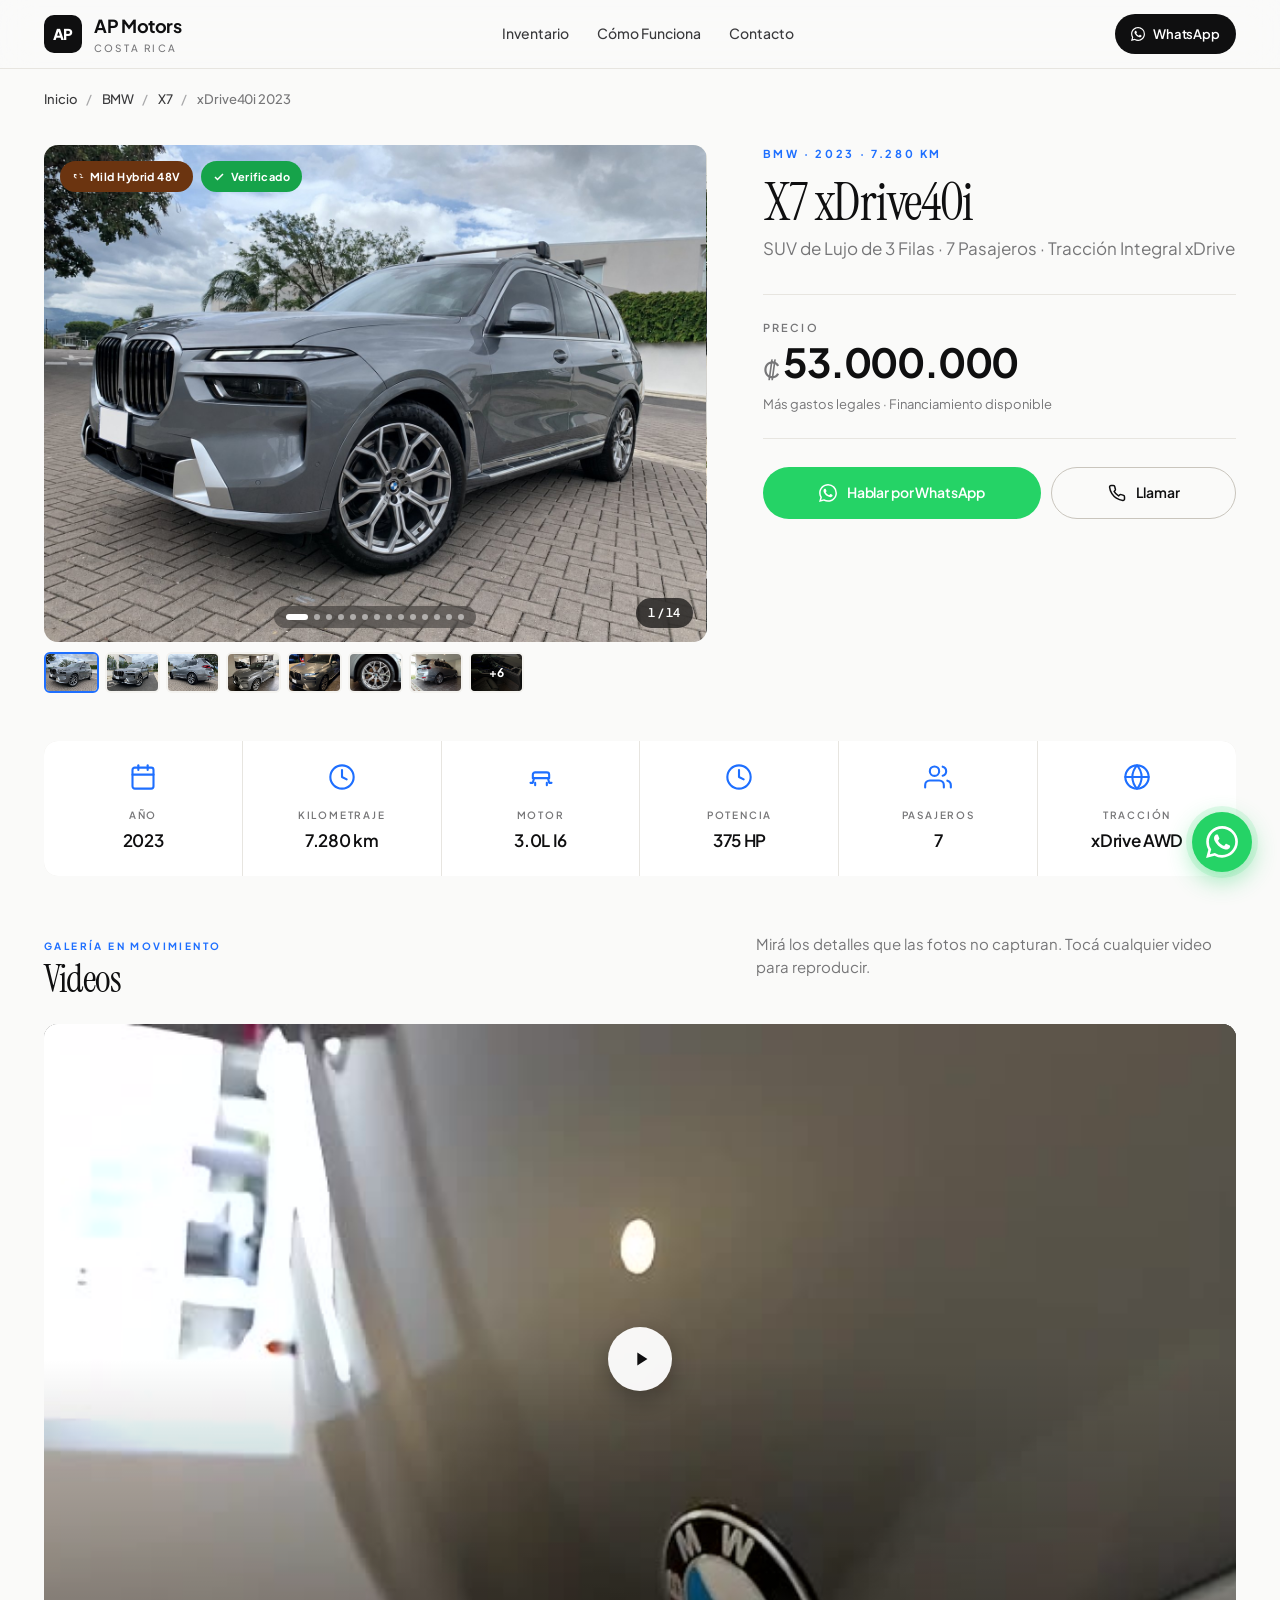
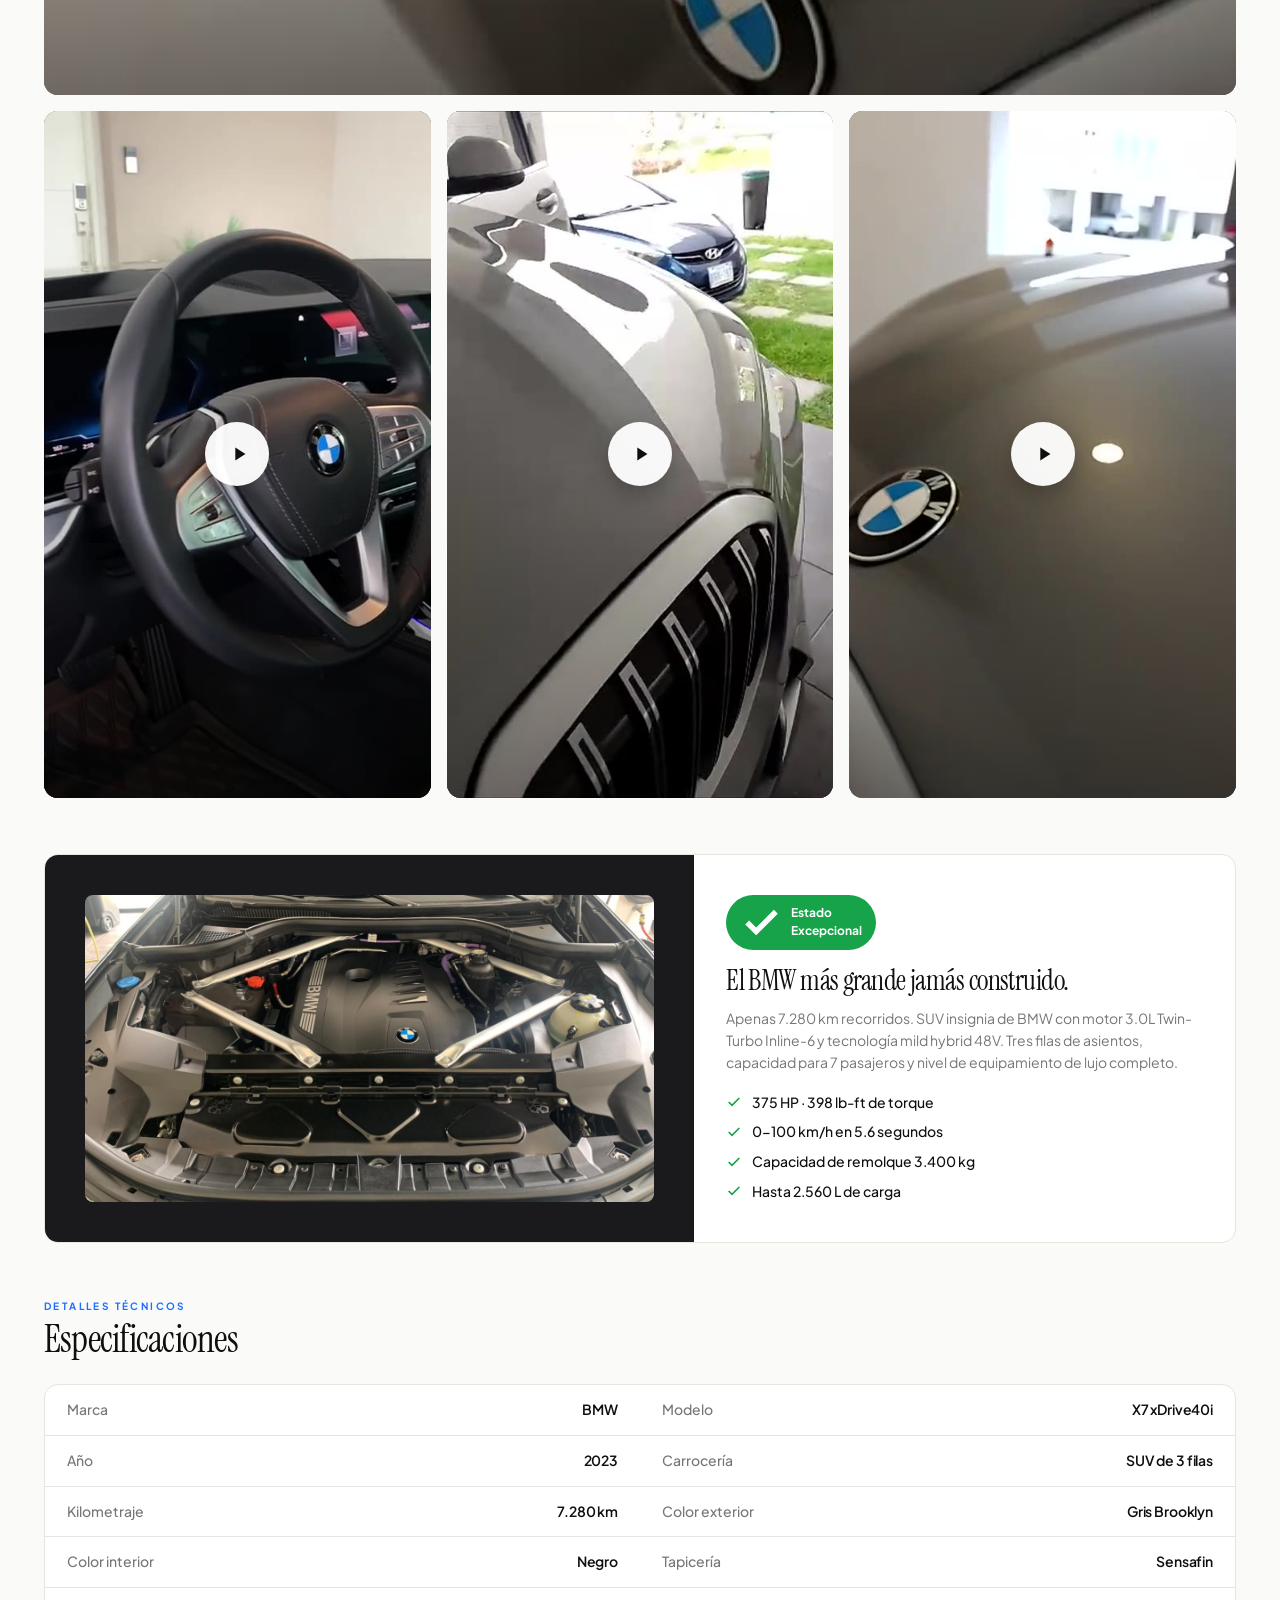
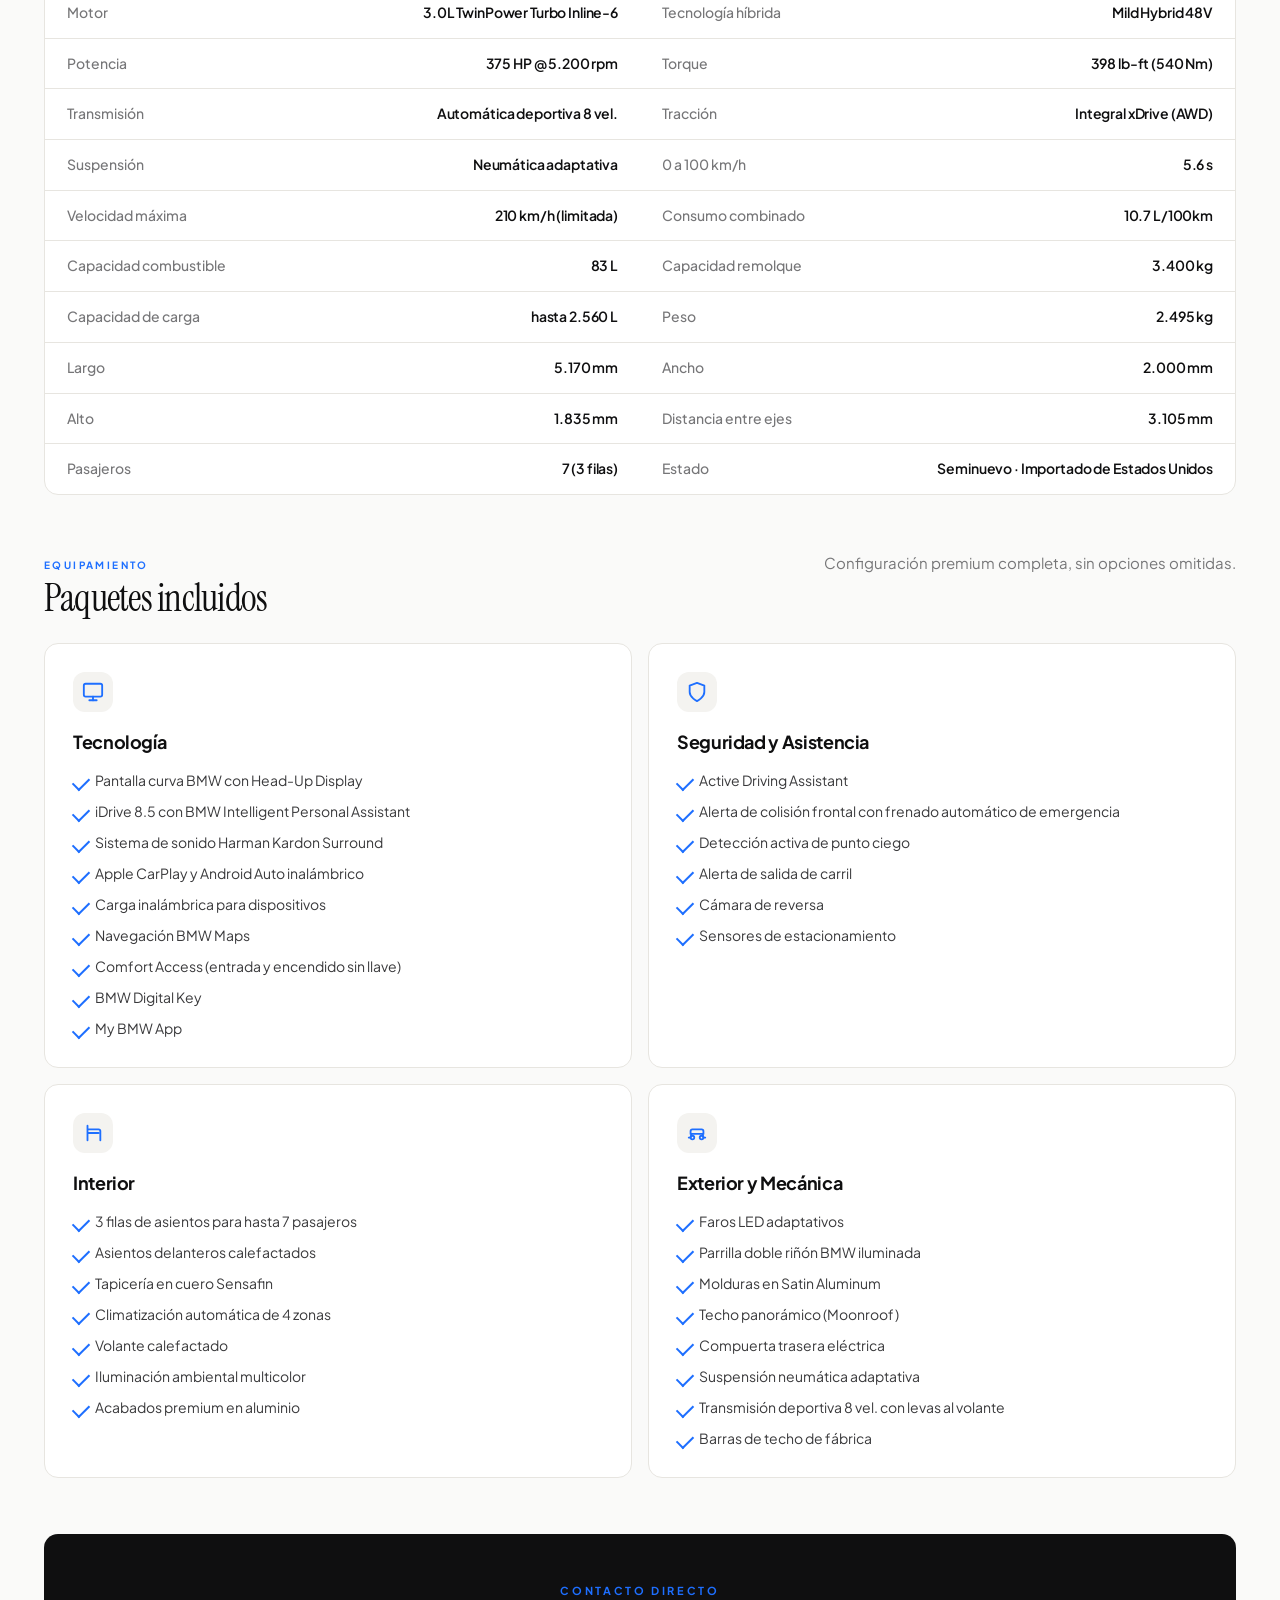
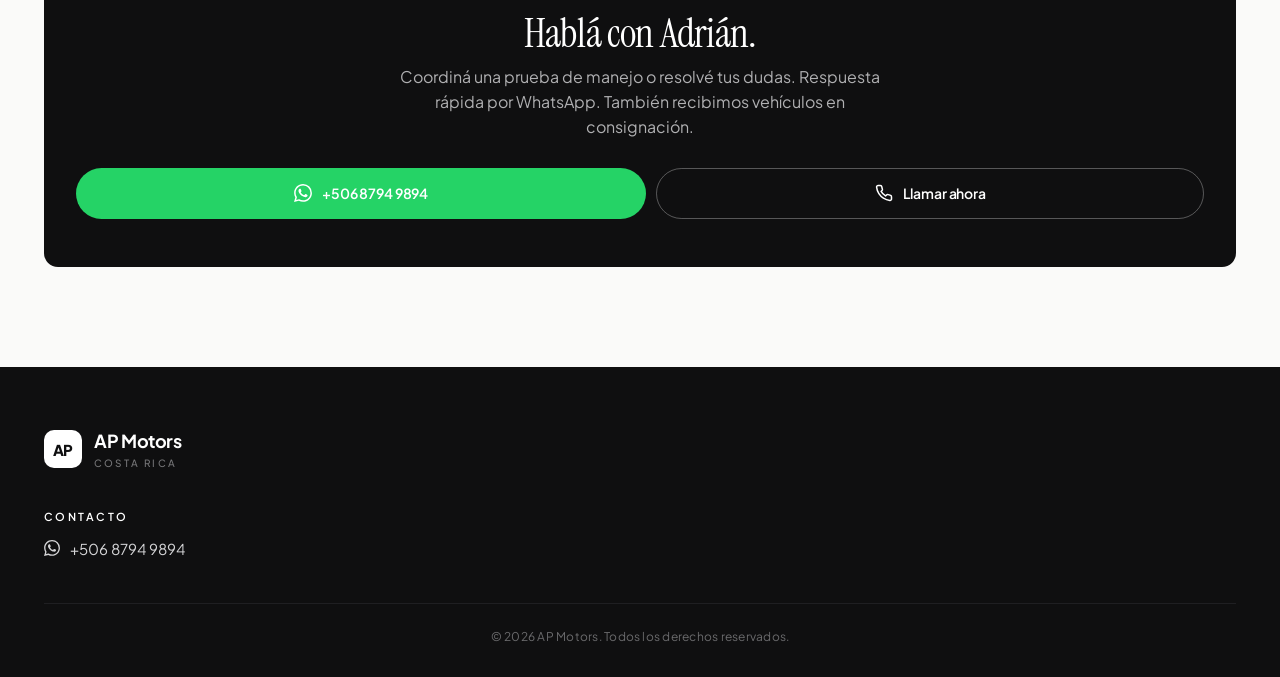
<file: bmw-x7-xdrive40i.html>
<!doctype html>
<html lang="es">
<head>
<meta charset="utf-8" />
<meta name="viewport" content="width=device-width, initial-scale=1" />
<title>BMW X7 xDrive40i — 2023 · SUV de Lujo 7 Pasajeros | AP Motors</title>
<link rel="stylesheet" href="assets/styles.css" />
<style>
/* ============ PAGE-SPECIFIC ============ */

/* CRUMBS */
.crumbs {
  font-size: 13px;
  color: var(--ink-muted);
  padding: 20px 0 8px;
  font-weight: 500;
  letter-spacing: -0.005em;
}
.crumbs a { color: var(--ink-soft); }
.crumbs a:hover { color: var(--ink); }
.crumbs .sep { margin: 0 8px; color: var(--ink-faint); }

/* HERO */
.hero {
  display: grid;
  gap: 36px;
  margin: 28px 0 48px;
}
@media (min-width: 900px) {
  .hero {
    grid-template-columns: 1.4fr 1fr;
    align-items: start;
    gap: 56px;
  }
}

/* ============ CAROUSEL ============ */
.carousel {
  position: relative;
  border-radius: var(--radius);
  overflow: hidden;
  background: var(--bg-soft);
  aspect-ratio: 4 / 3;
  cursor: zoom-in;
  user-select: none;
  -webkit-user-select: none;
}
.carousel-track {
  display: flex;
  height: 100%;
  transition: transform 450ms cubic-bezier(0.22, 0.61, 0.36, 1);
  will-change: transform;
}
.carousel-track.no-anim { transition: none; }
.carousel-slide {
  flex: 0 0 100%;
  width: 100%;
  height: 100%;
  position: relative;
}
.carousel-slide img {
  width: 100%;
  height: 100%;
  object-fit: cover;
  pointer-events: none;
}

.carousel-arrow {
  position: absolute;
  top: 50%;
  transform: translateY(-50%);
  width: 44px;
  height: 44px;
  background: rgba(255, 255, 255, 0.92);
  backdrop-filter: blur(10px);
  -webkit-backdrop-filter: blur(10px);
  border-radius: 50%;
  display: grid;
  place-items: center;
  z-index: 3;
  color: var(--ink);
  box-shadow: 0 4px 16px rgba(0,0,0,0.12);
  transition: all 0.2s ease;
  opacity: 0;
}
.carousel:hover .carousel-arrow { opacity: 1; }
.carousel-arrow:hover {
  background: #fff;
  transform: translateY(-50%) scale(1.08);
  box-shadow: 0 6px 20px rgba(0,0,0,0.18);
}
.carousel-arrow:active { transform: translateY(-50%) scale(0.95); }
.carousel-arrow.prev { left: 14px; }
.carousel-arrow.next { right: 14px; }
.carousel-arrow svg { width: 20px; height: 20px; }
.carousel-arrow:disabled { opacity: 0.3 !important; cursor: not-allowed; pointer-events: none; }

/* Always visible on touch */
@media (hover: none) {
  .carousel-arrow { opacity: 1; }
}

.carousel-counter {
  position: absolute;
  bottom: 14px;
  right: 14px;
  background: rgba(0, 0, 0, 0.65);
  backdrop-filter: blur(10px);
  color: #fff;
  font-size: 12px;
  font-weight: 600;
  padding: 6px 12px;
  border-radius: 999px;
  z-index: 2;
  letter-spacing: 0.02em;
  font-variant-numeric: tabular-nums;
}

.carousel-dots {
  position: absolute;
  bottom: 14px;
  left: 50%;
  transform: translateX(-50%);
  display: flex;
  gap: 6px;
  z-index: 2;
  background: rgba(0,0,0,0.35);
  backdrop-filter: blur(10px);
  padding: 8px 12px;
  border-radius: 999px;
}
.carousel-dots button {
  width: 6px;
  height: 6px;
  border-radius: 50%;
  background: rgba(255,255,255,0.5);
  transition: all 0.25s ease;
  padding: 0;
  cursor: pointer;
}
.carousel-dots button:hover { background: rgba(255,255,255,0.8); }
.carousel-dots button.active {
  background: #fff;
  width: 22px;
  border-radius: 999px;
}
@media (max-width: 600px) {
  .carousel-dots { display: none; }
}

/* THUMBS */
.thumb-strip {
  display: grid;
  grid-template-columns: repeat(8, 1fr);
  gap: 6px;
  margin-top: 10px;
  max-width: 480px;
}
@media (max-width: 600px) {
  .thumb-strip { grid-template-columns: repeat(6, 1fr); max-width: none; }
  .thumb-strip button:nth-child(n+7) { display: none; }
}
.thumb-strip button {
  border-radius: 6px;
  overflow: hidden;
  aspect-ratio: 4 / 3;
  border: 2px solid transparent;
  background: var(--bg-soft);
  transition: all 0.2s;
  padding: 0;
  position: relative;
}
.thumb-strip button.active { border-color: var(--accent); }
.thumb-strip button:hover:not(.active) { border-color: var(--line-strong); }
.thumb-strip img {
  width: 100%;
  height: 100%;
  object-fit: cover;
}
.thumb-strip .more-overlay {
  position: absolute;
  inset: 0;
  background: rgba(0,0,0,0.65);
  color: #fff;
  display: grid;
  place-items: center;
  font-size: 12px;
  font-weight: 700;
  letter-spacing: -0.01em;
  pointer-events: none;
}

/* ============ LIGHTBOX ============ */
.lightbox {
  position: fixed;
  inset: 0;
  background: rgb(8, 8, 10);
  z-index: 100;
  display: none;
  opacity: 0;
  transition: opacity 0.3s ease;
  overflow: hidden;
}
.lightbox.open {
  display: flex;
  opacity: 1;
}
.lightbox-stage {
  position: absolute;
  inset: 0;
  cursor: zoom-out;
  overflow: hidden;
}
.lightbox-track {
  display: flex;
  width: 100%;
  height: 100%;
  transition: transform 450ms cubic-bezier(0.22, 0.61, 0.36, 1);
  will-change: transform;
}
.lightbox-track.no-anim { transition: none; }
.lightbox-slide {
  flex: 0 0 100%;
  width: 100%;
  height: 100%;
  display: flex;
  align-items: center;
  justify-content: center;
  padding: 80px;
  box-sizing: border-box;
}
.lightbox-slide img {
  max-width: 100%;
  max-height: 100%;
  object-fit: contain;
  box-shadow: 0 20px 80px rgba(0,0,0,0.7);
  border-radius: 4px;
  cursor: default;
}

.lightbox-close {
  position: absolute;
  top: 20px;
  right: 20px;
  width: 44px;
  height: 44px;
  background: rgba(255,255,255,0.1);
  backdrop-filter: blur(10px);
  border-radius: 50%;
  color: #fff;
  display: grid;
  place-items: center;
  z-index: 102;
  transition: background 0.2s;
  cursor: pointer;
}
.lightbox-close:hover { background: rgba(255,255,255,0.2); }
.lightbox-close svg { width: 22px; height: 22px; }

.lightbox-arrow {
  position: absolute;
  top: 50%;
  transform: translateY(-50%);
  width: 52px;
  height: 52px;
  background: rgba(255,255,255,0.1);
  backdrop-filter: blur(10px);
  border-radius: 50%;
  color: #fff;
  display: grid;
  place-items: center;
  z-index: 102;
  transition: all 0.2s;
  cursor: pointer;
}
.lightbox-arrow:hover {
  background: rgba(255,255,255,0.2);
  transform: translateY(-50%) scale(1.06);
}
.lightbox-arrow:active { transform: translateY(-50%) scale(0.95); }
.lightbox-arrow.prev { left: 20px; }
.lightbox-arrow.next { right: 20px; }
.lightbox-arrow svg { width: 26px; height: 26px; }
.lightbox-arrow:disabled { opacity: 0.3; cursor: not-allowed; pointer-events: none; }

.lightbox-counter {
  position: absolute;
  bottom: 20px;
  left: 50%;
  transform: translateX(-50%);
  color: rgba(255,255,255,0.85);
  font-size: 13px;
  font-weight: 600;
  letter-spacing: 0.04em;
  z-index: 102;
  background: rgba(255,255,255,0.1);
  backdrop-filter: blur(10px);
  padding: 8px 18px;
  border-radius: 999px;
  font-variant-numeric: tabular-nums;
}

@media (max-width: 700px) {
  .lightbox-slide { padding: 50px 14px; }
  .lightbox-arrow { width: 44px; height: 44px; }
  .lightbox-arrow.prev { left: 8px; }
  .lightbox-arrow.next { right: 8px; }
  .lightbox-arrow svg { width: 22px; height: 22px; }
}

body.lb-open { overflow: hidden; }

.hero-badges {
  position: absolute;
  top: 16px;
  left: 16px;
  display: flex;
  gap: 8px;
  z-index: 2;
}
.badge {
  display: inline-flex;
  align-items: center;
  gap: 6px;
  font-size: 11px;
  font-weight: 700;
  letter-spacing: 0.04em;
  padding: 7px 12px;
  border-radius: 999px;
  background: rgba(255,255,255,0.95);
  color: var(--ink);
  backdrop-filter: blur(8px);
}
.badge.electric { background: var(--accent); color: #fff; }
.badge.verified { background: var(--success); color: #fff; }
.badge svg { width: 12px; height: 12px; }

.hero-info .eyebrow {
  font-size: 11px;
  letter-spacing: 0.24em;
  text-transform: uppercase;
  color: var(--accent);
  font-weight: 700;
  margin-bottom: 14px;
}
.hero-title {
  font-family: var(--display);
  font-weight: 400;
  font-size: clamp(34px, 5.5vw, 52px);
  line-height: 1.02;
  letter-spacing: -0.025em;
  margin-bottom: 6px;
}
.hero-subtitle {
  font-size: 17px;
  color: var(--ink-muted);
  font-weight: 400;
  margin-bottom: 32px;
}
.price-block {
  padding: 24px 0;
  border-top: 1px solid var(--line);
  border-bottom: 1px solid var(--line);
  margin-bottom: 28px;
}
.price-label {
  font-size: 11px;
  letter-spacing: 0.2em;
  text-transform: uppercase;
  color: var(--ink-muted);
  font-weight: 600;
  margin-bottom: 6px;
}
.price-now {
  font-size: 40px;
  font-weight: 700;
  letter-spacing: -0.03em;
  line-height: 1;
}
.price-currency {
  font-size: 22px;
  font-weight: 500;
  color: var(--ink-muted);
  margin-right: 4px;
  letter-spacing: -0.02em;
}
.price-note {
  margin-top: 8px;
  color: var(--ink-muted);
  font-size: 13px;
}
.cta-row {
  display: flex;
  gap: 10px;
  flex-wrap: wrap;
}
.cta-row .btn { flex: 1 1 auto; min-width: 0; }

/* QUICK SPECS STRIP */
.quick-specs {
  display: grid;
  grid-template-columns: repeat(2, 1fr);
  gap: 1px;
  background: var(--line);
  border-radius: var(--radius);
  overflow: hidden;
  margin: 0 0 56px;
}
@media (min-width: 640px) { .quick-specs { grid-template-columns: repeat(3, 1fr); } }
@media (min-width: 900px) { .quick-specs { grid-template-columns: repeat(6, 1fr); } }
.quick-spec {
  padding: 22px 16px;
  background: var(--bg-card);
  text-align: center;
}
.quick-spec-icon {
  width: 28px;
  height: 28px;
  margin: 0 auto 10px;
  color: var(--accent);
}
.quick-spec-label {
  font-size: 10px;
  letter-spacing: 0.18em;
  text-transform: uppercase;
  color: var(--ink-muted);
  margin-bottom: 4px;
  font-weight: 600;
}
.quick-spec-value {
  font-size: 17px;
  font-weight: 600;
  letter-spacing: -0.02em;
}

/* SECTION HEADERS */
.section { margin: 56px 0; }
.section-head {
  margin-bottom: 24px;
  display: flex;
  align-items: baseline;
  justify-content: space-between;
  flex-wrap: wrap;
  gap: 10px;
}
.section-eyebrow {
  font-size: 10px;
  letter-spacing: 0.24em;
  text-transform: uppercase;
  color: var(--accent);
  font-weight: 700;
  margin-bottom: 6px;
}
.section-title {
  font-family: var(--display);
  font-weight: 400;
  font-size: clamp(28px, 4vw, 38px);
  letter-spacing: -0.02em;
  line-height: 1.05;
}
.section-sub {
  color: var(--ink-muted);
  font-size: 15px;
  max-width: 480px;
}

/* GALLERY GRIDS */
.photo-grid {
  display: grid;
  grid-template-columns: repeat(2, 1fr);
  gap: 12px;
}
@media (min-width: 768px) { .photo-grid { grid-template-columns: repeat(3, 1fr); } }
.photo-grid img {
  width: 100%;
  aspect-ratio: 4 / 3;
  object-fit: cover;
  border-radius: var(--radius);
  background: var(--bg-soft);
  transition: transform 0.3s;
}
.photo-grid img:hover { transform: scale(1.01); }
.photo-grid .wide { grid-column: span 2; aspect-ratio: 16 / 9; }

/* SPEC TABLE */
.spec-grid {
  display: grid;
  grid-template-columns: 1fr;
  gap: 0;
  background: var(--bg-card);
  border: 1px solid var(--line);
  border-radius: var(--radius);
  overflow: hidden;
}
@media (min-width: 768px) { .spec-grid { grid-template-columns: 1fr 1fr; } }
.spec-row {
  display: flex;
  justify-content: space-between;
  align-items: center;
  padding: 14px 22px;
  border-bottom: 1px solid var(--line);
  font-size: 14px;
}
.spec-row:last-child { border-bottom: none; }
@media (min-width: 768px) {
  .spec-row:nth-last-child(2):nth-child(odd) { border-bottom: none; }
}
.spec-key {
  color: var(--ink-muted);
  font-weight: 500;
}
.spec-val {
  text-align: right;
  font-weight: 600;
  letter-spacing: -0.01em;
}

/* FEATURE BLOCKS */
.feature-blocks {
  display: grid;
  gap: 16px;
}
@media (min-width: 768px) { .feature-blocks { grid-template-columns: repeat(2, 1fr); } }
.feature-block {
  background: var(--bg-card);
  border: 1px solid var(--line);
  border-radius: var(--radius);
  padding: 28px;
}
.feature-block-icon {
  width: 40px;
  height: 40px;
  border-radius: 12px;
  background: var(--bg-soft);
  display: grid;
  place-items: center;
  margin-bottom: 16px;
  color: var(--accent);
}
.feature-block-icon svg { width: 22px; height: 22px; }
.feature-block h3 {
  font-size: 18px;
  font-weight: 700;
  letter-spacing: -0.02em;
  margin-bottom: 14px;
}
.feature-block ul {
  list-style: none;
  display: flex;
  flex-direction: column;
  gap: 10px;
}
.feature-block li {
  font-size: 14px;
  color: var(--ink-soft);
  padding-left: 22px;
  position: relative;
  line-height: 1.5;
}
.feature-block li::before {
  content: '';
  position: absolute;
  left: 0;
  top: 7px;
  width: 14px;
  height: 8px;
  border-left: 2px solid var(--accent);
  border-bottom: 2px solid var(--accent);
  transform: rotate(-45deg);
}

/* CARFAX CALLOUT */
.carfax-block {
  background: var(--bg-card);
  border: 1px solid var(--line);
  border-radius: var(--radius);
  overflow: hidden;
  display: grid;
  grid-template-columns: 1fr;
}
@media (min-width: 768px) {
  .carfax-block { grid-template-columns: 1.2fr 1fr; }
}
.carfax-image {
  background: #f4f4f4;
  padding: 16px;
}
.carfax-image img {
  width: 100%;
  border-radius: var(--radius-sm);
}
.carfax-text {
  padding: 32px;
  display: flex;
  flex-direction: column;
  justify-content: center;
}
.carfax-text .check {
  display: inline-flex;
  align-items: center;
  gap: 8px;
  background: var(--success);
  color: #fff;
  padding: 6px 14px;
  border-radius: 999px;
  font-size: 12px;
  font-weight: 700;
  width: fit-content;
  margin-bottom: 16px;
}
.carfax-text h3 {
  font-family: var(--display);
  font-size: 28px;
  font-weight: 400;
  letter-spacing: -0.02em;
  line-height: 1.1;
  margin-bottom: 12px;
}
.carfax-text p {
  color: var(--ink-muted);
  font-size: 14px;
  margin-bottom: 18px;
}
.carfax-bullets {
  list-style: none;
  display: flex;
  flex-direction: column;
  gap: 8px;
  font-size: 14px;
  font-weight: 500;
}
.carfax-bullets li {
  display: flex;
  align-items: center;
  gap: 10px;
}
.carfax-bullets svg { width: 16px; height: 16px; color: var(--success); flex-shrink: 0; }

/* VIDEO GRID */
.video-grid {
  display: grid;
  grid-template-columns: 1fr;
  gap: 16px;
}
@media (min-width: 700px) {
  .video-grid { grid-template-columns: repeat(3, 1fr); }
  /* Landscape video spans full width on its own row */
  .video-card.landscape { grid-column: 1 / -1; }
}
@media (min-width: 1000px) {
  .video-grid { grid-template-columns: repeat(3, 1fr); }
  .video-card.landscape { grid-column: 1 / -1; aspect-ratio: 21 / 9; }
}

.video-card {
  position: relative;
  border-radius: var(--radius);
  overflow: hidden;
  background: #0a0a0c;
  cursor: pointer;
  aspect-ratio: 9 / 16;
  transition: transform 0.25s ease;
}
.video-card.landscape {
  aspect-ratio: 16 / 9;
}
.video-card:hover {
  transform: translateY(-2px);
}
.video-card video,
.video-card img.poster {
  position: absolute;
  inset: 0;
  width: 100%;
  height: 100%;
  object-fit: cover;
  display: block;
}
.video-card img.poster {
  z-index: 1;
  transition: opacity 0.3s ease;
}
.video-card video {
  z-index: 0;
  pointer-events: none;
}
.video-card.playing img.poster,
.video-card.playing .play-overlay {
  opacity: 0;
  pointer-events: none;
}

.play-overlay {
  position: absolute;
  inset: 0;
  z-index: 2;
  display: grid;
  place-items: center;
  background: linear-gradient(180deg, rgba(0,0,0,0) 50%, rgba(0,0,0,0.4) 100%);
  transition: opacity 0.3s ease;
  pointer-events: none;
}
.play-overlay .play-btn {
  width: 64px;
  height: 64px;
  border-radius: 50%;
  background: rgba(255,255,255,0.95);
  display: grid;
  place-items: center;
  box-shadow: 0 8px 24px rgba(0,0,0,0.3);
  transition: transform 0.2s ease, background 0.2s ease;
}
.video-card:hover .play-overlay .play-btn {
  transform: scale(1.08);
  background: #fff;
}
.play-overlay .play-btn svg {
  width: 22px;
  height: 22px;
  color: var(--ink);
  margin-left: 3px;
}
.video-card .duration-tag {
  position: absolute;
  bottom: 12px;
  right: 12px;
  background: rgba(0,0,0,0.7);
  backdrop-filter: blur(8px);
  color: #fff;
  font-size: 11px;
  font-weight: 600;
  padding: 4px 10px;
  border-radius: 999px;
  font-variant-numeric: tabular-nums;
  letter-spacing: 0.02em;
}

/* CONTACT CTA */
.contact-cta {
  background: var(--bg-dark);
  color: #fff;
  border-radius: var(--radius);
  padding: 48px 32px;
  text-align: center;
}
.contact-cta .eyebrow {
  font-size: 11px;
  letter-spacing: 0.24em;
  text-transform: uppercase;
  color: var(--accent);
  font-weight: 700;
  margin-bottom: 12px;
}
.contact-cta h2 {
  font-family: var(--display);
  font-size: clamp(28px, 4vw, 40px);
  font-weight: 400;
  letter-spacing: -0.02em;
  margin-bottom: 10px;
  line-height: 1.1;
}
.contact-cta p {
  color: #b0b0b2;
  font-size: 16px;
  margin-bottom: 28px;
  max-width: 520px;
  margin-left: auto;
  margin-right: auto;
}
.contact-cta .cta-row {
  justify-content: center;
}
.contact-cta .btn-outline {
  border-color: rgba(255,255,255,0.3);
  color: #fff;
}
.contact-cta .btn-outline:hover {
  background: rgba(255,255,255,0.1);
  border-color: rgba(255,255,255,0.6);
}

</style>
</head>
<body>

<!-- HEADER -->
<header class="site-header">
  <div class="container row">
    <a href="index.html" class="brand">
      <div class="brand-mark">AP</div>
      <div>
        <div class="brand-name">AP Motors</div>
        <span class="brand-sub">Costa Rica</span>
      </div>
    </a>
    <nav class="header-nav">
      <a href="index.html">Inventario</a>
      <a href="index.html#proceso">Cómo Funciona</a>
      <a href="index.html#contacto">Contacto</a>
    </nav>
    <a class="header-cta" href="https://wa.me/50687949894">
      <svg viewBox="0 0 24 24" fill="currentColor"><path d="M17.472 14.382c-.297-.149-1.758-.867-2.03-.967-.273-.099-.471-.148-.67.15-.197.297-.767.966-.94 1.164-.173.199-.347.223-.644.075-.297-.15-1.255-.463-2.39-1.475-.883-.788-1.48-1.761-1.653-2.059-.173-.297-.018-.458.13-.606.134-.133.298-.347.446-.52.149-.174.198-.298.298-.497.099-.198.05-.371-.025-.52-.075-.149-.669-1.612-.916-2.207-.242-.579-.487-.5-.669-.51-.173-.008-.371-.01-.57-.01-.198 0-.52.074-.792.372-.272.297-1.04 1.016-1.04 2.479 0 1.462 1.065 2.875 1.213 3.074.149.198 2.096 3.2 5.077 4.487.709.306 1.262.489 1.694.625.712.227 1.36.195 1.871.118.571-.085 1.758-.719 2.006-1.413.248-.694.248-1.289.173-1.413-.074-.124-.272-.198-.57-.347m-5.421 7.403h-.004a9.87 9.87 0 01-5.031-1.378l-.361-.214-3.741.982.998-3.648-.235-.374a9.86 9.86 0 01-1.51-5.26c.001-5.45 4.436-9.884 9.888-9.884 2.64 0 5.122 1.03 6.988 2.898a9.825 9.825 0 012.893 6.994c-.003 5.45-4.437 9.884-9.885 9.884m8.413-18.297A11.815 11.815 0 0012.05 0C5.495 0 .16 5.335.157 11.892c0 2.096.547 4.142 1.588 5.945L.057 24l6.305-1.654a11.882 11.882 0 005.683 1.448h.005c6.554 0 11.89-5.335 11.893-11.893a11.821 11.821 0 00-3.48-8.413Z"/></svg>
      WhatsApp
    </a>
  </div>
</header>

<main class="container">

  <!-- CRUMBS -->
  <nav class="crumbs">
    <a href="index.html">Inicio</a><span class="sep">/</span>
    <a href="index.html">BMW</a><span class="sep">/</span>
    <a href="index.html">X7</a><span class="sep">/</span>
    <span>xDrive40i 2023</span>
  </nav>

  <!-- HERO -->
  <section class="hero">
    <!-- Carousel -->
    <div>
      <div class="carousel" id="carousel" aria-roledescription="carrusel" tabindex="0">
        <div class="hero-badges">
          <span class="badge electric" style="background: #6b3410; color: #fff;">
            <svg viewBox="0 0 24 24" fill="currentColor"><path d="M3 12c0-1.7.7-3.2 1.8-4.2L3 6h6l-.4 4-2-2c-.4.6-.6 1.3-.6 2 0 1.7 1.3 3 3 3v2c-2.8 0-5-2.2-5-5zm15.2 4.2c1.1-1 1.8-2.5 1.8-4.2 0-2.8-2.2-5-5-5V5c2.8 0 5 2.2 5 5 0 .7-.2 1.4-.6 2l-2-2L17 14h6l-1.8-2.2z"/></svg>
            Mild Hybrid 48V
          </span>
          <span class="badge verified">
            <svg viewBox="0 0 24 24" fill="none" stroke="currentColor" stroke-width="3"><polyline points="20 6 9 17 4 12"/></svg>
            Verificado
          </span>
        </div>

        <div class="carousel-track" id="carousel-track">
          <div class="carousel-slide"><img src="assets/cars/x7-xdrive40i/exterior/01-front-left-outdoor.png" alt="BMW X7 frente izquierdo" /></div>
          <div class="carousel-slide"><img src="assets/cars/x7-xdrive40i/exterior/02-front-street.png" alt="BMW X7 frente en calle" /></div>
          <div class="carousel-slide"><img src="assets/cars/x7-xdrive40i/exterior/03-rear-outdoor.png" alt="BMW X7 vista trasera" /></div>
          <div class="carousel-slide"><img src="assets/cars/x7-xdrive40i/exterior/04-front-garage.png" alt="BMW X7 vista frontal" /></div>
          <div class="carousel-slide"><img src="assets/cars/x7-xdrive40i/exterior/05-front-night.png" alt="BMW X7 luces LED" /></div>
          <div class="carousel-slide"><img src="assets/cars/x7-xdrive40i/exterior/06-rear-garage.jpeg" alt="BMW X7 trasera" /></div>
          <div class="carousel-slide"><img src="assets/cars/x7-xdrive40i/exterior/07-wheel.jpeg" alt="BMW X7 rines 21 pulgadas" /></div>
          <div class="carousel-slide"><img src="assets/cars/x7-xdrive40i/interior/01-front-cabin.jpeg" alt="Cabina delantera" /></div>
          <div class="carousel-slide"><img src="assets/cars/x7-xdrive40i/interior/02-passenger-view.jpeg" alt="Vista del pasajero" /></div>
          <div class="carousel-slide"><img src="assets/cars/x7-xdrive40i/tech/01-gear-console.jpeg" alt="Consola con iluminación ambiental" /></div>
          <div class="carousel-slide"><img src="assets/cars/x7-xdrive40i/tech/02-dashboard.jpeg" alt="Pantalla curva BMW" /></div>
          <div class="carousel-slide"><img src="assets/cars/x7-xdrive40i/engine/01-engine-bay.jpeg" alt="Motor 3.0L Twin Turbo Inline-6" /></div>
          <div class="carousel-slide"><img src="assets/cars/x7-xdrive40i/engine/02-engine-side.jpeg" alt="Motor BMW B58" /></div>
          <div class="carousel-slide"><img src="assets/cars/x7-xdrive40i/engine/03-engine-detail.jpeg" alt="Detalle del motor" /></div>
        </div>

        <button class="carousel-arrow prev" id="carousel-prev" aria-label="Imagen anterior">
          <svg viewBox="0 0 24 24" fill="none" stroke="currentColor" stroke-width="2.5" stroke-linecap="round" stroke-linejoin="round"><polyline points="15 18 9 12 15 6"/></svg>
        </button>
        <button class="carousel-arrow next" id="carousel-next" aria-label="Imagen siguiente">
          <svg viewBox="0 0 24 24" fill="none" stroke="currentColor" stroke-width="2.5" stroke-linecap="round" stroke-linejoin="round"><polyline points="9 18 15 12 9 6"/></svg>
        </button>

        <div class="carousel-dots" id="carousel-dots" role="tablist" aria-label="Indicadores"></div>
        <div class="carousel-counter" id="carousel-counter">1 / 14</div>
      </div>

      <!-- Thumbnail strip — first 6 images, last shows "+N" if more -->
      <div class="thumb-strip" id="thumb-strip"></div>
    </div>

    <!-- Info -->
    <div class="hero-info">
      <div class="eyebrow">BMW · 2023 · 7.280 km</div>
      <h1 class="hero-title">X7 xDrive40i</h1>
      <p class="hero-subtitle">SUV de Lujo de 3 Filas · 7 Pasajeros · Tracción Integral xDrive</p>

      <div class="price-block">
        <div class="price-label">Precio</div>
        <div>
          <span class="price-currency">₡</span><span class="price-now">53.000.000</span>
        </div>
        <p class="price-note">Más gastos legales · Financiamiento disponible</p>
      </div>

      <div class="cta-row">
        <a class="btn btn-wa" href="https://wa.me/50687949894?text=Hola%20Adri%C3%A1n%2C%20me%20interesa%20el%20BMW%20X7%20xDrive40i.%20%C2%BFSigue%20disponible%3F">
          <svg viewBox="0 0 24 24" fill="currentColor"><path d="M17.472 14.382c-.297-.149-1.758-.867-2.03-.967-.273-.099-.471-.148-.67.15-.197.297-.767.966-.94 1.164-.173.199-.347.223-.644.075-.297-.15-1.255-.463-2.39-1.475-.883-.788-1.48-1.761-1.653-2.059-.173-.297-.018-.458.13-.606.134-.133.298-.347.446-.52.149-.174.198-.298.298-.497.099-.198.05-.371-.025-.52-.075-.149-.669-1.612-.916-2.207-.242-.579-.487-.5-.669-.51-.173-.008-.371-.01-.57-.01-.198 0-.52.074-.792.372-.272.297-1.04 1.016-1.04 2.479 0 1.462 1.065 2.875 1.213 3.074.149.198 2.096 3.2 5.077 4.487.709.306 1.262.489 1.694.625.712.227 1.36.195 1.871.118.571-.085 1.758-.719 2.006-1.413.248-.694.248-1.289.173-1.413-.074-.124-.272-.198-.57-.347m-5.421 7.403h-.004a9.87 9.87 0 01-5.031-1.378l-.361-.214-3.741.982.998-3.648-.235-.374a9.86 9.86 0 01-1.51-5.26c.001-5.45 4.436-9.884 9.888-9.884 2.64 0 5.122 1.03 6.988 2.898a9.825 9.825 0 012.893 6.994c-.003 5.45-4.437 9.884-9.885 9.884m8.413-18.297A11.815 11.815 0 0012.05 0C5.495 0 .16 5.335.157 11.892c0 2.096.547 4.142 1.588 5.945L.057 24l6.305-1.654a11.882 11.882 0 005.683 1.448h.005c6.554 0 11.89-5.335 11.893-11.893a11.821 11.821 0 00-3.48-8.413Z"/></svg>
          Hablar por WhatsApp
        </a>
        <a class="btn btn-outline" href="tel:+50687949894">
          <svg viewBox="0 0 24 24" fill="none" stroke="currentColor" stroke-width="2" stroke-linecap="round" stroke-linejoin="round"><path d="M22 16.92v3a2 2 0 0 1-2.18 2 19.79 19.79 0 0 1-8.63-3.07 19.5 19.5 0 0 1-6-6 19.79 19.79 0 0 1-3.07-8.67A2 2 0 0 1 4.11 2h3a2 2 0 0 1 2 1.72 12.84 12.84 0 0 0 .7 2.81 2 2 0 0 1-.45 2.11L8.09 9.91a16 16 0 0 0 6 6l1.27-1.27a2 2 0 0 1 2.11-.45 12.84 12.84 0 0 0 2.81.7A2 2 0 0 1 22 16.92z"/></svg>
          Llamar
        </a>
      </div>
    </div>
  </section>

  <!-- QUICK SPECS -->
  <div class="quick-specs">
    <div class="quick-spec">
      <svg class="quick-spec-icon" viewBox="0 0 24 24" fill="none" stroke="currentColor" stroke-width="1.8" stroke-linecap="round" stroke-linejoin="round"><rect x="3" y="4" width="18" height="18" rx="2"/><line x1="16" y1="2" x2="16" y2="6"/><line x1="8" y1="2" x2="8" y2="6"/><line x1="3" y1="10" x2="21" y2="10"/></svg>
      <div class="quick-spec-label">Año</div>
      <div class="quick-spec-value">2023</div>
    </div>
    <div class="quick-spec">
      <svg class="quick-spec-icon" viewBox="0 0 24 24" fill="none" stroke="currentColor" stroke-width="1.8" stroke-linecap="round" stroke-linejoin="round"><circle cx="12" cy="12" r="10"/><polyline points="12 6 12 12 16 14"/></svg>
      <div class="quick-spec-label">Kilometraje</div>
      <div class="quick-spec-value">7.280 km</div>
    </div>
    <div class="quick-spec">
      <svg class="quick-spec-icon" viewBox="0 0 24 24" fill="none" stroke="currentColor" stroke-width="1.8" stroke-linecap="round" stroke-linejoin="round"><path d="M3 17h2l1-4h12l1 4h2M5 13v-3a2 2 0 012-2h10a2 2 0 012 2v3M7 17v2M17 17v2"/></svg>
      <div class="quick-spec-label">Motor</div>
      <div class="quick-spec-value">3.0L I6</div>
    </div>
    <div class="quick-spec">
      <svg class="quick-spec-icon" viewBox="0 0 24 24" fill="none" stroke="currentColor" stroke-width="1.8" stroke-linecap="round" stroke-linejoin="round"><circle cx="12" cy="12" r="10"/><path d="M12 6v6l4 2"/></svg>
      <div class="quick-spec-label">Potencia</div>
      <div class="quick-spec-value">375 HP</div>
    </div>
    <div class="quick-spec">
      <svg class="quick-spec-icon" viewBox="0 0 24 24" fill="none" stroke="currentColor" stroke-width="1.8" stroke-linecap="round" stroke-linejoin="round"><path d="M17 21v-2a4 4 0 00-4-4H5a4 4 0 00-4 4v2"/><circle cx="9" cy="7" r="4"/><path d="M23 21v-2a4 4 0 00-3-3.87"/><path d="M16 3.13a4 4 0 010 7.75"/></svg>
      <div class="quick-spec-label">Pasajeros</div>
      <div class="quick-spec-value">7</div>
    </div>
    <div class="quick-spec">
      <svg class="quick-spec-icon" viewBox="0 0 24 24" fill="none" stroke="currentColor" stroke-width="1.8" stroke-linecap="round" stroke-linejoin="round"><circle cx="12" cy="12" r="10"/><path d="M2 12h20M12 2a15.3 15.3 0 014 10 15.3 15.3 0 01-4 10 15.3 15.3 0 01-4-10 15.3 15.3 0 014-10z"/></svg>
      <div class="quick-spec-label">Tracción</div>
      <div class="quick-spec-value">xDrive AWD</div>
    </div>
  </div>

  <!-- VIDEO SECTION -->
  <section class="section">
    <div class="section-head">
      <div>
        <div class="section-eyebrow">Galería en movimiento</div>
        <h2 class="section-title">Videos</h2>
      </div>
      <p class="section-sub">Mirá los detalles que las fotos no capturan. Tocá cualquier video para reproducir.</p>
    </div>
    <div class="video-grid">

      <div class="video-card landscape" data-video>
        <img class="poster" src="assets/cars/x7-xdrive40i/videos/03-bmw-logo-poster.jpg" alt="Logo BMW en cofre" loading="lazy" />
        <video preload="none" playsinline loop muted
          poster="assets/cars/x7-xdrive40i/videos/03-bmw-logo-poster.jpg">
          <source src="assets/cars/x7-xdrive40i/videos/03-bmw-logo.mp4" type="video/mp4" />
        </video>
        <div class="play-overlay">
          <div class="play-btn">
            <svg viewBox="0 0 24 24" fill="currentColor"><path d="M8 5v14l11-7z"/></svg>
          </div>
        </div>
      </div>

      <div class="video-card" data-video>
        <img class="poster" src="assets/cars/x7-xdrive40i/videos/02-interior-poster.jpg" alt="Cabina e iluminación interior" loading="lazy" />
        <video preload="none" playsinline loop muted
          poster="assets/cars/x7-xdrive40i/videos/02-interior-poster.jpg">
          <source src="assets/cars/x7-xdrive40i/videos/02-interior.mp4" type="video/mp4" />
        </video>
        <div class="play-overlay">
          <div class="play-btn">
            <svg viewBox="0 0 24 24" fill="currentColor"><path d="M8 5v14l11-7z"/></svg>
          </div>
        </div>
      </div>

      <div class="video-card" data-video>
        <img class="poster" src="assets/cars/x7-xdrive40i/videos/04-grille-poster.jpg" alt="Parrilla BMW iluminada" loading="lazy" />
        <video preload="none" playsinline loop muted
          poster="assets/cars/x7-xdrive40i/videos/04-grille-poster.jpg">
          <source src="assets/cars/x7-xdrive40i/videos/04-grille.mp4" type="video/mp4" />
        </video>
        <div class="play-overlay">
          <div class="play-btn">
            <svg viewBox="0 0 24 24" fill="currentColor"><path d="M8 5v14l11-7z"/></svg>
          </div>
        </div>
      </div>

      <div class="video-card" data-video>
        <img class="poster" src="assets/cars/x7-xdrive40i/videos/01-hood-detail-poster.jpg" alt="Detalle del capó" loading="lazy" />
        <video preload="none" playsinline loop muted
          poster="assets/cars/x7-xdrive40i/videos/01-hood-detail-poster.jpg">
          <source src="assets/cars/x7-xdrive40i/videos/01-hood-detail.mp4" type="video/mp4" />
        </video>
        <div class="play-overlay">
          <div class="play-btn">
            <svg viewBox="0 0 24 24" fill="currentColor"><path d="M8 5v14l11-7z"/></svg>
          </div>
        </div>
      </div>

    </div>
  </section>

  <!-- HIGHLIGHTS -->
  <section class="section">
    <div class="carfax-block">
      <div class="carfax-image" style="background: #1a1a1c; display: grid; place-items: center; padding: 40px;">
        <img src="assets/cars/x7-xdrive40i/engine/01-engine-bay.jpeg" alt="Motor BMW TwinPower Turbo" style="border-radius: 8px;" />
      </div>
      <div class="carfax-text">
        <span class="check">
          <svg viewBox="0 0 24 24" fill="none" stroke="currentColor" stroke-width="3"><polyline points="20 6 9 17 4 12"/></svg>
          Estado Excepcional
        </span>
        <h3>El BMW más grande jamás construido.</h3>
        <p>Apenas 7.280 km recorridos. SUV insignia de BMW con motor 3.0L Twin-Turbo Inline-6 y tecnología mild hybrid 48V. Tres filas de asientos, capacidad para 7 pasajeros y nivel de equipamiento de lujo completo.</p>
        <ul class="carfax-bullets">
          <li><svg viewBox="0 0 24 24" fill="none" stroke="currentColor" stroke-width="2.5"><polyline points="20 6 9 17 4 12"/></svg> 375 HP · 398 lb-ft de torque</li>
          <li><svg viewBox="0 0 24 24" fill="none" stroke="currentColor" stroke-width="2.5"><polyline points="20 6 9 17 4 12"/></svg> 0-100 km/h en 5.6 segundos</li>
          <li><svg viewBox="0 0 24 24" fill="none" stroke="currentColor" stroke-width="2.5"><polyline points="20 6 9 17 4 12"/></svg> Capacidad de remolque 3.400 kg</li>
          <li><svg viewBox="0 0 24 24" fill="none" stroke="currentColor" stroke-width="2.5"><polyline points="20 6 9 17 4 12"/></svg> Hasta 2.560 L de carga</li>
        </ul>
      </div>
    </div>
  </section>

  <!-- FULL SPEC TABLE -->
  <section class="section">
    <div class="section-head">
      <div>
        <div class="section-eyebrow">Detalles técnicos</div>
        <h2 class="section-title">Especificaciones</h2>
      </div>
    </div>
    <div class="spec-grid">
      <div class="spec-row"><span class="spec-key">Marca</span><span class="spec-val">BMW</span></div>
      <div class="spec-row"><span class="spec-key">Modelo</span><span class="spec-val">X7 xDrive40i</span></div>
      <div class="spec-row"><span class="spec-key">Año</span><span class="spec-val">2023</span></div>
      <div class="spec-row"><span class="spec-key">Carrocería</span><span class="spec-val">SUV de 3 filas</span></div>
      <div class="spec-row"><span class="spec-key">Kilometraje</span><span class="spec-val">7.280 km</span></div>
      <div class="spec-row"><span class="spec-key">Color exterior</span><span class="spec-val">Gris Brooklyn</span></div>
      <div class="spec-row"><span class="spec-key">Color interior</span><span class="spec-val">Negro</span></div>
      <div class="spec-row"><span class="spec-key">Tapicería</span><span class="spec-val">Sensafin</span></div>
      <div class="spec-row"><span class="spec-key">Motor</span><span class="spec-val">3.0L TwinPower Turbo Inline-6</span></div>
      <div class="spec-row"><span class="spec-key">Tecnología híbrida</span><span class="spec-val">Mild Hybrid 48V</span></div>
      <div class="spec-row"><span class="spec-key">Potencia</span><span class="spec-val">375 HP @ 5.200 rpm</span></div>
      <div class="spec-row"><span class="spec-key">Torque</span><span class="spec-val">398 lb-ft (540 Nm)</span></div>
      <div class="spec-row"><span class="spec-key">Transmisión</span><span class="spec-val">Automática deportiva 8 vel.</span></div>
      <div class="spec-row"><span class="spec-key">Tracción</span><span class="spec-val">Integral xDrive (AWD)</span></div>
      <div class="spec-row"><span class="spec-key">Suspensión</span><span class="spec-val">Neumática adaptativa</span></div>
      <div class="spec-row"><span class="spec-key">0 a 100 km/h</span><span class="spec-val">5.6 s</span></div>
      <div class="spec-row"><span class="spec-key">Velocidad máxima</span><span class="spec-val">210 km/h (limitada)</span></div>
      <div class="spec-row"><span class="spec-key">Consumo combinado</span><span class="spec-val">10.7 L/100km</span></div>
      <div class="spec-row"><span class="spec-key">Capacidad combustible</span><span class="spec-val">83 L</span></div>
      <div class="spec-row"><span class="spec-key">Capacidad remolque</span><span class="spec-val">3.400 kg</span></div>
      <div class="spec-row"><span class="spec-key">Capacidad de carga</span><span class="spec-val">hasta 2.560 L</span></div>
      <div class="spec-row"><span class="spec-key">Peso</span><span class="spec-val">2.495 kg</span></div>
      <div class="spec-row"><span class="spec-key">Largo</span><span class="spec-val">5.170 mm</span></div>
      <div class="spec-row"><span class="spec-key">Ancho</span><span class="spec-val">2.000 mm</span></div>
      <div class="spec-row"><span class="spec-key">Alto</span><span class="spec-val">1.835 mm</span></div>
      <div class="spec-row"><span class="spec-key">Distancia entre ejes</span><span class="spec-val">3.105 mm</span></div>
      <div class="spec-row"><span class="spec-key">Pasajeros</span><span class="spec-val">7 (3 filas)</span></div>
      <div class="spec-row"><span class="spec-key">Estado</span><span class="spec-val">Seminuevo · Importado de Estados Unidos</span></div>
    </div>
  </section>

  <!-- FEATURE BLOCKS -->
  <section class="section">
    <div class="section-head">
      <div>
        <div class="section-eyebrow">Equipamiento</div>
        <h2 class="section-title">Paquetes incluidos</h2>
      </div>
      <p class="section-sub">Configuración premium completa, sin opciones omitidas.</p>
    </div>

    <div class="feature-blocks">

      <!-- TECNOLOGÍA -->
      <div class="feature-block">
        <div class="feature-block-icon">
          <svg viewBox="0 0 24 24" fill="none" stroke="currentColor" stroke-width="2" stroke-linecap="round" stroke-linejoin="round"><rect x="2" y="3" width="20" height="14" rx="2"/><line x1="8" y1="21" x2="16" y2="21"/><line x1="12" y1="17" x2="12" y2="21"/></svg>
        </div>
        <h3>Tecnología</h3>
        <ul>
          <li>Pantalla curva BMW con Head-Up Display</li>
          <li>iDrive 8.5 con BMW Intelligent Personal Assistant</li>
          <li>Sistema de sonido Harman Kardon Surround</li>
          <li>Apple CarPlay y Android Auto inalámbrico</li>
          <li>Carga inalámbrica para dispositivos</li>
          <li>Navegación BMW Maps</li>
          <li>Comfort Access (entrada y encendido sin llave)</li>
          <li>BMW Digital Key</li>
          <li>My BMW App</li>
        </ul>
      </div>

      <!-- SEGURIDAD -->
      <div class="feature-block">
        <div class="feature-block-icon">
          <svg viewBox="0 0 24 24" fill="none" stroke="currentColor" stroke-width="2" stroke-linecap="round" stroke-linejoin="round"><path d="M12 22s8-4 8-10V5l-8-3-8 3v7c0 6 8 10 8 10z"/></svg>
        </div>
        <h3>Seguridad y Asistencia</h3>
        <ul>
          <li>Active Driving Assistant</li>
          <li>Alerta de colisión frontal con frenado automático de emergencia</li>
          <li>Detección activa de punto ciego</li>
          <li>Alerta de salida de carril</li>
          <li>Cámara de reversa</li>
          <li>Sensores de estacionamiento</li>
        </ul>
      </div>

      <!-- INTERIOR -->
      <div class="feature-block">
        <div class="feature-block-icon">
          <svg viewBox="0 0 24 24" fill="none" stroke="currentColor" stroke-width="2" stroke-linecap="round" stroke-linejoin="round"><path d="M6 4v16M6 8h12a2 2 0 012 2v10M6 12h12"/></svg>
        </div>
        <h3>Interior</h3>
        <ul>
          <li>3 filas de asientos para hasta 7 pasajeros</li>
          <li>Asientos delanteros calefactados</li>
          <li>Tapicería en cuero Sensafin</li>
          <li>Climatización automática de 4 zonas</li>
          <li>Volante calefactado</li>
          <li>Iluminación ambiental multicolor</li>
          <li>Acabados premium en aluminio</li>
        </ul>
      </div>

      <!-- EXTERIOR + MECÁNICA -->
      <div class="feature-block">
        <div class="feature-block-icon">
          <svg viewBox="0 0 24 24" fill="none" stroke="currentColor" stroke-width="2" stroke-linecap="round" stroke-linejoin="round"><path d="M3 17h2l1-4h12l1 4h2M5 13v-3a2 2 0 012-2h10a2 2 0 012 2v3"/><circle cx="7" cy="17" r="2"/><circle cx="17" cy="17" r="2"/></svg>
        </div>
        <h3>Exterior y Mecánica</h3>
        <ul>
          <li>Faros LED adaptativos</li>
          <li>Parrilla doble riñón BMW iluminada</li>
          <li>Molduras en Satin Aluminum</li>
          <li>Techo panorámico (Moonroof)</li>
          <li>Compuerta trasera eléctrica</li>
          <li>Suspensión neumática adaptativa</li>
          <li>Transmisión deportiva 8 vel. con levas al volante</li>
          <li>Barras de techo de fábrica</li>
        </ul>
      </div>

    </div>
  </section>

  <!-- CONTACT CTA -->
  <section class="section">
    <div class="contact-cta">
      <div class="eyebrow">Contacto directo</div>
      <h2>Hablá con Adrián.</h2>
      <p>Coordiná una prueba de manejo o resolvé tus dudas. Respuesta rápida por WhatsApp. También recibimos vehículos en consignación.</p>
      <div class="cta-row">
        <a class="btn btn-wa" href="https://wa.me/50687949894?text=Hola%20Adri%C3%A1n%2C%20me%20interesa%20el%20BMW%20X7%20xDrive40i.%20%C2%BFSigue%20disponible%3F">
          <svg viewBox="0 0 24 24" fill="currentColor"><path d="M17.472 14.382c-.297-.149-1.758-.867-2.03-.967-.273-.099-.471-.148-.67.15-.197.297-.767.966-.94 1.164-.173.199-.347.223-.644.075-.297-.15-1.255-.463-2.39-1.475-.883-.788-1.48-1.761-1.653-2.059-.173-.297-.018-.458.13-.606.134-.133.298-.347.446-.52.149-.174.198-.298.298-.497.099-.198.05-.371-.025-.52-.075-.149-.669-1.612-.916-2.207-.242-.579-.487-.5-.669-.51-.173-.008-.371-.01-.57-.01-.198 0-.52.074-.792.372-.272.297-1.04 1.016-1.04 2.479 0 1.462 1.065 2.875 1.213 3.074.149.198 2.096 3.2 5.077 4.487.709.306 1.262.489 1.694.625.712.227 1.36.195 1.871.118.571-.085 1.758-.719 2.006-1.413.248-.694.248-1.289.173-1.413-.074-.124-.272-.198-.57-.347m-5.421 7.403h-.004a9.87 9.87 0 01-5.031-1.378l-.361-.214-3.741.982.998-3.648-.235-.374a9.86 9.86 0 01-1.51-5.26c.001-5.45 4.436-9.884 9.888-9.884 2.64 0 5.122 1.03 6.988 2.898a9.825 9.825 0 012.893 6.994c-.003 5.45-4.437 9.884-9.885 9.884m8.413-18.297A11.815 11.815 0 0012.05 0C5.495 0 .16 5.335.157 11.892c0 2.096.547 4.142 1.588 5.945L.057 24l6.305-1.654a11.882 11.882 0 005.683 1.448h.005c6.554 0 11.89-5.335 11.893-11.893a11.821 11.821 0 00-3.48-8.413Z"/></svg>
          +506 8794 9894
        </a>
        <a class="btn btn-outline" href="tel:+50687949894">
          <svg viewBox="0 0 24 24" fill="none" stroke="currentColor" stroke-width="2" stroke-linecap="round" stroke-linejoin="round"><path d="M22 16.92v3a2 2 0 0 1-2.18 2 19.79 19.79 0 0 1-8.63-3.07 19.5 19.5 0 0 1-6-6 19.79 19.79 0 0 1-3.07-8.67A2 2 0 0 1 4.11 2h3a2 2 0 0 1 2 1.72 12.84 12.84 0 0 0 .7 2.81 2 2 0 0 1-.45 2.11L8.09 9.91a16 16 0 0 0 6 6l1.27-1.27a2 2 0 0 1 2.11-.45 12.84 12.84 0 0 0 2.81.7A2 2 0 0 1 22 16.92z"/></svg>
          Llamar ahora
        </a>
      </div>
    </div>
  </section>

</main>

<!-- LIGHTBOX -->
<div class="lightbox" id="lightbox" role="dialog" aria-modal="true" aria-label="Galería ampliada">
  <button class="lightbox-close" id="lb-close" aria-label="Cerrar">
    <svg viewBox="0 0 24 24" fill="none" stroke="currentColor" stroke-width="2.4" stroke-linecap="round"><line x1="18" y1="6" x2="6" y2="18"/><line x1="6" y1="6" x2="18" y2="18"/></svg>
  </button>
  <button class="lightbox-arrow prev" id="lb-prev" aria-label="Imagen anterior">
    <svg viewBox="0 0 24 24" fill="none" stroke="currentColor" stroke-width="2.4" stroke-linecap="round" stroke-linejoin="round"><polyline points="15 18 9 12 15 6"/></svg>
  </button>
  <button class="lightbox-arrow next" id="lb-next" aria-label="Imagen siguiente">
    <svg viewBox="0 0 24 24" fill="none" stroke="currentColor" stroke-width="2.4" stroke-linecap="round" stroke-linejoin="round"><polyline points="9 18 15 12 9 6"/></svg>
  </button>
  <div class="lightbox-stage" id="lb-stage">
    <div class="lightbox-track" id="lb-track"></div>
  </div>
  <div class="lightbox-counter" id="lb-counter">1 / 14</div>
</div>

<!-- WhatsApp Floating Button -->
<a class="wa-float" href="https://wa.me/50687949894" target="_blank" rel="noopener" aria-label="WhatsApp">
  <svg viewBox="0 0 24 24" fill="#fff"><path d="M17.472 14.382c-.297-.149-1.758-.867-2.03-.967-.273-.099-.471-.148-.67.15-.197.297-.767.966-.94 1.164-.173.199-.347.223-.644.075-.297-.15-1.255-.463-2.39-1.475-.883-.788-1.48-1.761-1.653-2.059-.173-.297-.018-.458.13-.606.134-.133.298-.347.446-.52.149-.174.198-.298.298-.497.099-.198.05-.371-.025-.52-.075-.149-.669-1.612-.916-2.207-.242-.579-.487-.5-.669-.51-.173-.008-.371-.01-.57-.01-.198 0-.52.074-.792.372-.272.297-1.04 1.016-1.04 2.479 0 1.462 1.065 2.875 1.213 3.074.149.198 2.096 3.2 5.077 4.487.709.306 1.262.489 1.694.625.712.227 1.36.195 1.871.118.571-.085 1.758-.719 2.006-1.413.248-.694.248-1.289.173-1.413-.074-.124-.272-.198-.57-.347m-5.421 7.403h-.004a9.87 9.87 0 01-5.031-1.378l-.361-.214-3.741.982.998-3.648-.235-.374a9.86 9.86 0 01-1.51-5.26c.001-5.45 4.436-9.884 9.888-9.884 2.64 0 5.122 1.03 6.988 2.898a9.825 9.825 0 012.893 6.994c-.003 5.45-4.437 9.884-9.885 9.884m8.413-18.297A11.815 11.815 0 0012.05 0C5.495 0 .16 5.335.157 11.892c0 2.096.547 4.142 1.588 5.945L.057 24l6.305-1.654a11.882 11.882 0 005.683 1.448h.005c6.554 0 11.89-5.335 11.893-11.893a11.821 11.821 0 00-3.48-8.413Z"/></svg>
</a>

<!-- FOOTER -->
<footer class="site-footer" id="contacto">
  <div class="container">
    <a href="index.html" class="brand">
      <div class="brand-mark">AP</div>
      <div>
        <div class="brand-name">AP Motors</div>
        <span class="brand-sub">Costa Rica</span>
      </div>
    </a>
    <div class="footer-content">
      <div class="footer-contact">
        <h4>Contacto</h4>
        <a href="https://wa.me/50687949894">
          <svg viewBox="0 0 24 24" fill="currentColor"><path d="M17.472 14.382c-.297-.149-1.758-.867-2.03-.967-.273-.099-.471-.148-.67.15-.197.297-.767.966-.94 1.164-.173.199-.347.223-.644.075-.297-.15-1.255-.463-2.39-1.475-.883-.788-1.48-1.761-1.653-2.059-.173-.297-.018-.458.13-.606.134-.133.298-.347.446-.52.149-.174.198-.298.298-.497.099-.198.05-.371-.025-.52-.075-.149-.669-1.612-.916-2.207-.242-.579-.487-.5-.669-.51-.173-.008-.371-.01-.57-.01-.198 0-.52.074-.792.372-.272.297-1.04 1.016-1.04 2.479 0 1.462 1.065 2.875 1.213 3.074.149.198 2.096 3.2 5.077 4.487.709.306 1.262.489 1.694.625.712.227 1.36.195 1.871.118.571-.085 1.758-.719 2.006-1.413.248-.694.248-1.289.173-1.413-.074-.124-.272-.198-.57-.347m-5.421 7.403h-.004a9.87 9.87 0 01-5.031-1.378l-.361-.214-3.741.982.998-3.648-.235-.374a9.86 9.86 0 01-1.51-5.26c.001-5.45 4.436-9.884 9.888-9.884 2.64 0 5.122 1.03 6.988 2.898a9.825 9.825 0 012.893 6.994c-.003 5.45-4.437 9.884-9.885 9.884m8.413-18.297A11.815 11.815 0 0012.05 0C5.495 0 .16 5.335.157 11.892c0 2.096.547 4.142 1.588 5.945L.057 24l6.305-1.654a11.882 11.882 0 005.683 1.448h.005c6.554 0 11.89-5.335 11.893-11.893a11.821 11.821 0 00-3.48-8.413Z"/></svg>
          +506 8794 9894
        </a>
      </div>
    </div>
    <div class="footer-bottom">© 2026 AP Motors. Todos los derechos reservados.</div>
  </div>
</footer>

<script>
(function () {
  'use strict';

  // ============================================================
  // CAROUSEL — main hero gallery
  // Handles: arrow buttons, swipe (touch + mouse drag), dots,
  // counter, keyboard, thumbnail strip, click-to-open lightbox.
  // ============================================================

  const carousel = document.getElementById('carousel');
  const track = document.getElementById('carousel-track');
  const slides = Array.from(track.querySelectorAll('.carousel-slide'));
  const prevBtn = document.getElementById('carousel-prev');
  const nextBtn = document.getElementById('carousel-next');
  const dotsContainer = document.getElementById('carousel-dots');
  const counter = document.getElementById('carousel-counter');
  const thumbStrip = document.getElementById('thumb-strip');

  const total = slides.length;
  let index = 0;                  // logical index, 0..total-1
  let trackIndex = 1;              // physical track position (offset by 1 because of front clone)
  let dragging = false;
  let startX = 0;
  let currentX = 0;
  let trackWidth = 0;

  // ---- Clone edge slides for seamless infinite loop ----
  // Layout becomes: [cloneOfLast, slide0, slide1, ..., slideN-1, cloneOfFirst]
  const firstClone = slides[0].cloneNode(true);
  firstClone.setAttribute('aria-hidden', 'true');
  firstClone.classList.add('is-clone');
  const lastClone = slides[total - 1].cloneNode(true);
  lastClone.setAttribute('aria-hidden', 'true');
  lastClone.classList.add('is-clone');
  track.insertBefore(lastClone, slides[0]);
  track.appendChild(firstClone);

  // Build dots (one per real slide)
  for (let i = 0; i < total; i++) {
    const d = document.createElement('button');
    d.setAttribute('role', 'tab');
    d.setAttribute('aria-label', `Ir a la imagen ${i + 1}`);
    d.addEventListener('click', (e) => {
      e.stopPropagation();
      goTo(i);
    });
    dotsContainer.appendChild(d);
  }
  const dots = Array.from(dotsContainer.children);

  // Build thumbs (up to 8 visible; last shows "+N" overlay if there are more)
  const THUMB_VISIBLE = 8;
  const thumbCount = Math.min(THUMB_VISIBLE, total);
  for (let i = 0; i < thumbCount; i++) {
    const btn = document.createElement('button');
    btn.setAttribute('aria-label', `Vista previa ${i + 1}`);
    const img = document.createElement('img');
    img.src = slides[i].querySelector('img').src;
    img.alt = '';
    btn.appendChild(img);
    if (i === THUMB_VISIBLE - 1 && total > THUMB_VISIBLE) {
      const more = document.createElement('div');
      more.className = 'more-overlay';
      more.textContent = `+${total - THUMB_VISIBLE}`;
      btn.appendChild(more);
    }
    btn.addEventListener('click', (e) => {
      e.stopPropagation();
      goTo(i);
    });
    thumbStrip.appendChild(btn);
  }
  const thumbs = Array.from(thumbStrip.children);

  function setTransform(px, animate) {
    track.classList.toggle('no-anim', !animate);
    track.style.transform = `translate3d(${px}px, 0, 0)`;
  }

  function updateUI() {
    dots.forEach((d, i) => d.classList.toggle('active', i === index));
    thumbs.forEach((t, i) => t.classList.toggle('active', i === index));
    counter.textContent = `${index + 1} / ${total}`;
    // Arrows never disabled — infinite loop
  }

  // Move directly to a logical index (used by dots/thumbs/initial render)
  function goTo(i, animate = true) {
    trackWidth = carousel.clientWidth;
    index = ((i % total) + total) % total;
    trackIndex = index + 1;
    setTransform(-trackIndex * trackWidth, animate);
    updateUI();
  }

  // Advance by ±1 — relies on snap after animation for seamless wrap
  function step(direction) {
    trackWidth = carousel.clientWidth;
    // If we're currently sitting on a clone (shouldn't happen, but safety),
    // first snap to the real position with no animation.
    if (trackIndex === 0) {
      trackIndex = total;
      setTransform(-trackIndex * trackWidth, false);
      // Force reflow so the next setTransform animates
      void track.offsetWidth;
    } else if (trackIndex === total + 1) {
      trackIndex = 1;
      setTransform(-trackIndex * trackWidth, false);
      void track.offsetWidth;
    }
    trackIndex += direction;
    setTransform(-trackIndex * trackWidth, true);
    index = ((index + direction) % total + total) % total;
    updateUI();
  }

  function next() { step(1); }
  function prev() { step(-1); }

  // After the animation ends, if we landed on a clone slide, snap (no animation)
  // to the equivalent real slide so the next move feels continuous.
  function snapIfOnClone() {
    trackWidth = carousel.clientWidth;
    if (trackIndex === 0) {
      trackIndex = total;
      setTransform(-trackIndex * trackWidth, false);
    } else if (trackIndex === total + 1) {
      trackIndex = 1;
      setTransform(-trackIndex * trackWidth, false);
    }
  }
  track.addEventListener('transitionend', (e) => {
    if (e.propertyName !== 'transform') return;
    snapIfOnClone();
  });

  prevBtn.addEventListener('click', (e) => { e.stopPropagation(); prev(); });
  nextBtn.addEventListener('click', (e) => { e.stopPropagation(); next(); });

  // ---------- Drag / swipe ----------
  function dragStart(clientX) {
    dragging = true;
    startX = clientX;
    currentX = clientX;
    trackWidth = carousel.clientWidth;
    track.classList.add('no-anim');
  }
  function dragMove(clientX) {
    if (!dragging) return;
    currentX = clientX;
    const delta = currentX - startX;
    setTransform(-trackIndex * trackWidth + delta, false);
  }
  function dragEnd() {
    if (!dragging) return;
    dragging = false;
    const delta = currentX - startX;
    const threshold = trackWidth * 0.18; // 18% swipe = page turn
    if (delta < -threshold) {
      step(1);  // wraps automatically
    } else if (delta > threshold) {
      step(-1);
    } else {
      // snap back to current position
      setTransform(-trackIndex * trackWidth, true);
    }
  }

  // Track whether this pointer was a drag (so click != drag-release)
  let pointerMoved = false;
  // Suppress next click after a touch-swipe (touchend fires before synthetic click)
  let suppressClick = false;

  carousel.addEventListener('touchstart', (e) => {
    pointerMoved = false;
    dragStart(e.touches[0].clientX);
  }, { passive: true });
  carousel.addEventListener('touchmove', (e) => {
    if (Math.abs(e.touches[0].clientX - startX) > 5) pointerMoved = true;
    dragMove(e.touches[0].clientX);
  }, { passive: true });
  carousel.addEventListener('touchend', () => {
    if (pointerMoved) suppressClick = true;
    dragEnd();
  });

  carousel.addEventListener('mousedown', (e) => {
    if (e.button !== 0) return;
    pointerMoved = false;
    dragStart(e.clientX);
    e.preventDefault();
  });
  window.addEventListener('mousemove', (e) => {
    if (!dragging) return;
    if (Math.abs(e.clientX - startX) > 5) pointerMoved = true;
    dragMove(e.clientX);
  });
  window.addEventListener('mouseup', () => {
    if (dragging) dragEnd();
  });

  // ---------- Click to open lightbox (only if not dragging/swiping) ----------
  carousel.addEventListener('click', (e) => {
    if (suppressClick) { suppressClick = false; return; }
    if (pointerMoved) return;
    // Ignore clicks on controls
    if (e.target.closest('.carousel-arrow, .carousel-dots, .carousel-counter, .hero-badges')) return;
    openLightbox(index);
  });

  // ---------- Keyboard ----------
  carousel.addEventListener('keydown', (e) => {
    if (e.key === 'ArrowLeft') { e.preventDefault(); prev(); }
    if (e.key === 'ArrowRight') { e.preventDefault(); next(); }
    if (e.key === 'Enter' || e.key === ' ') { e.preventDefault(); openLightbox(index); }
  });

  // ---------- Resize ----------
  let resizeRAF;
  window.addEventListener('resize', () => {
    cancelAnimationFrame(resizeRAF);
    resizeRAF = requestAnimationFrame(() => goTo(index, false));
  });

  // ============================================================
  // LIGHTBOX — fullscreen viewer with same carousel mechanics
  // ============================================================

  const lb = document.getElementById('lightbox');
  const lbTrack = document.getElementById('lb-track');
  const lbStage = document.getElementById('lb-stage');
  const lbPrev = document.getElementById('lb-prev');
  const lbNext = document.getElementById('lb-next');
  const lbClose = document.getElementById('lb-close');
  const lbCounter = document.getElementById('lb-counter');

  let lbIndex = 0;
  let lbStageW = 0;
  let lbDragging = false;
  let lbStartX = 0;
  let lbCurX = 0;

  // Build slides
  slides.forEach((s) => {
    const slide = document.createElement('div');
    slide.className = 'lightbox-slide';
    const img = document.createElement('img');
    img.src = s.querySelector('img').src;
    img.alt = s.querySelector('img').alt;
    slide.appendChild(img);
    lbTrack.appendChild(slide);
  });

  function lbSetTransform(px, animate) {
    lbTrack.classList.toggle('no-anim', !animate);
    lbTrack.style.transform = `translate3d(${px}px, 0, 0)`;
  }

  function lbUpdate() {
    lbCounter.textContent = `${lbIndex + 1} / ${total}`;
    lbPrev.disabled = lbIndex === 0;
    lbNext.disabled = lbIndex === total - 1;
  }

  function lbGoTo(i, animate = true) {
    lbIndex = Math.max(0, Math.min(total - 1, i));
    lbStageW = lbStage.clientWidth;
    lbSetTransform(-lbIndex * lbStageW, animate);
    lbUpdate();
  }

  function openLightbox(startIdx) {
    lbIndex = startIdx;
    lb.classList.add('open');
    document.body.classList.add('lb-open');
    // Wait for layout
    requestAnimationFrame(() => {
      lbStageW = lbStage.clientWidth;
      lbSetTransform(-lbIndex * lbStageW, false);
      lbUpdate();
    });
  }

  function closeLightbox() {
    lb.classList.remove('open');
    document.body.classList.remove('lb-open');
    // Sync main carousel position
    goTo(lbIndex);
  }

  lbPrev.addEventListener('click', (e) => { e.stopPropagation(); lbGoTo(lbIndex - 1); });
  lbNext.addEventListener('click', (e) => { e.stopPropagation(); lbGoTo(lbIndex + 1); });
  lbClose.addEventListener('click', closeLightbox);

  // Click backdrop (stage) to close, but not on image, and not after a swipe
  let lbSuppressClick = false;
  lbStage.addEventListener('click', (e) => {
    if (lbSuppressClick) { lbSuppressClick = false; return; }
    if (e.target === lbStage || e.target === lbTrack || e.target.classList.contains('lightbox-slide')) {
      closeLightbox();
    }
  });

  // Keyboard
  document.addEventListener('keydown', (e) => {
    if (!lb.classList.contains('open')) return;
    if (e.key === 'Escape') closeLightbox();
    if (e.key === 'ArrowLeft') lbGoTo(lbIndex - 1);
    if (e.key === 'ArrowRight') lbGoTo(lbIndex + 1);
  });

  // Touch swipe inside lightbox
  let lbPointerMoved = false;
  lbStage.addEventListener('touchstart', (e) => {
    lbPointerMoved = false;
    lbDragging = true;
    lbStartX = e.touches[0].clientX;
    lbCurX = lbStartX;
    lbStageW = lbStage.clientWidth;
    lbTrack.classList.add('no-anim');
  }, { passive: true });
  lbStage.addEventListener('touchmove', (e) => {
    if (!lbDragging) return;
    lbCurX = e.touches[0].clientX;
    if (Math.abs(lbCurX - lbStartX) > 5) lbPointerMoved = true;
    const delta = lbCurX - lbStartX;
    lbSetTransform(-lbIndex * lbStageW + delta, false);
  }, { passive: true });
  lbStage.addEventListener('touchend', () => {
    if (!lbDragging) return;
    lbDragging = false;
    const delta = lbCurX - lbStartX;
    const threshold = lbStageW * 0.15;
    if (lbPointerMoved) lbSuppressClick = true;
    if (delta < -threshold && lbIndex < total - 1) lbGoTo(lbIndex + 1);
    else if (delta > threshold && lbIndex > 0) lbGoTo(lbIndex - 1);
    else lbGoTo(lbIndex);
  });

  // Resize while lightbox open
  window.addEventListener('resize', () => {
    if (lb.classList.contains('open')) {
      cancelAnimationFrame(resizeRAF);
      resizeRAF = requestAnimationFrame(() => lbGoTo(lbIndex, false));
    }
  });

  // ---------- Initial render ----------
  // Defer to next frame so the carousel has its real width
  requestAnimationFrame(() => goTo(0, false));

  // ============================================================
  // VIDEO CARDS — click to play, click again to pause
  // Pauses other videos when one starts playing
  // ============================================================
  const videoCards = document.querySelectorAll('[data-video]');
  videoCards.forEach((card) => {
    const video = card.querySelector('video');
    if (!video) return;

    card.addEventListener('click', () => {
      const isPlaying = card.classList.contains('playing');
      if (isPlaying) {
        video.pause();
        card.classList.remove('playing');
      } else {
        // Pause all other videos first
        videoCards.forEach((other) => {
          if (other !== card) {
            const v = other.querySelector('video');
            if (v) v.pause();
            other.classList.remove('playing');
          }
        });
        // Add class immediately so the UI reacts now (don't wait for play promise)
        card.classList.add('playing');
        // Make sure video is loaded and start playback
        if (video.readyState === 0) {
          video.load();
        }
        const playPromise = video.play();
        if (playPromise && typeof playPromise.catch === 'function') {
          playPromise.catch((err) => {
            // Autoplay blocked or other error — revert UI
            console.warn('Video play failed:', err);
            card.classList.remove('playing');
          });
        }
      }
    });

    // Sync UI when video actually starts/pauses (handles cases like
    // hardware decoding finishing late)
    video.addEventListener('playing', () => card.classList.add('playing'));
    video.addEventListener('pause', () => {
      // Only remove if not just buffering
      if (video.ended || video.seeking === false) {
        card.classList.remove('playing');
      }
    });
    video.addEventListener('ended', () => card.classList.remove('playing'));
  });
})();
</script>

</body>
</html>
</file>
<file: assets/styles.css>
/* ============================================================
   AP MOTORS — Shared styles
   Modern, minimal, premium. Plus Jakarta Sans throughout.
   ============================================================ */

@import url('https://fonts.googleapis.com/css2?family=Plus+Jakarta+Sans:wght@200;300;400;500;600;700;800&family=Instrument+Serif:ital@0;1&display=swap');

:root {
  --bg: #fafaf9;
  --bg-card: #ffffff;
  --bg-dark: #0f0f10;
  --bg-soft: #f4f3f0;
  --ink: #0f0f10;
  --ink-soft: #3a3a3c;
  --ink-muted: #767678;
  --ink-faint: #a8a8aa;
  --line: #e7e5e0;
  --line-strong: #c9c5bd;
  --accent: #1e6fff;       /* electric blue — modern EV feel */
  --accent-hover: #0a4fcc;
  --success: #16a34a;
  --danger: #dc2626;
  --whatsapp: #25d366;
  --whatsapp-dark: #128c7e;

  --sans: 'Plus Jakarta Sans', system-ui, -apple-system, sans-serif;
  --display: 'Instrument Serif', Georgia, serif;

  --container: 1240px;
  --radius: 14px;
  --radius-sm: 8px;
}

* {
  box-sizing: border-box;
  margin: 0;
  padding: 0;
}

html, body {
  background: var(--bg);
  color: var(--ink);
  font-family: var(--sans);
  font-size: 16px;
  line-height: 1.55;
  -webkit-font-smoothing: antialiased;
  text-rendering: optimizeLegibility;
}

img {
  max-width: 100%;
  display: block;
}

a {
  color: inherit;
  text-decoration: none;
}

button {
  font-family: inherit;
  cursor: pointer;
  border: none;
  background: none;
}

.container {
  width: 100%;
  max-width: var(--container);
  margin: 0 auto;
  padding: 0 24px;
}

/* ============ HEADER ============ */
.site-header {
  position: sticky;
  top: 0;
  z-index: 50;
  background: rgba(250, 250, 249, 0.85);
  backdrop-filter: blur(16px);
  -webkit-backdrop-filter: blur(16px);
  border-bottom: 1px solid var(--line);
}
/* Prevent sticky header from covering anchor targets when jumping via #links */
[id] { scroll-margin-top: 90px; }
.site-header .row {
  display: flex;
  align-items: center;
  justify-content: space-between;
  height: 68px;
}
.brand {
  display: flex;
  align-items: center;
  gap: 12px;
  font-weight: 700;
  letter-spacing: -0.02em;
}
.brand-mark {
  width: 38px;
  height: 38px;
  border-radius: 10px;
  background: var(--ink);
  color: #fff;
  display: grid;
  place-items: center;
  font-weight: 800;
  font-size: 15px;
  letter-spacing: -0.04em;
}
.brand-name {
  font-size: 18px;
  letter-spacing: -0.02em;
  font-weight: 700;
}
.brand-sub {
  font-size: 10px;
  letter-spacing: 0.22em;
  color: var(--ink-muted);
  display: block;
  text-transform: uppercase;
  font-weight: 500;
  margin-top: 1px;
}
.header-nav {
  display: none;
  gap: 28px;
  font-size: 14px;
  font-weight: 500;
  color: var(--ink-soft);
}
.header-nav a:hover { color: var(--ink); }
.header-cta {
  display: inline-flex;
  align-items: center;
  gap: 8px;
  background: var(--ink);
  color: #fff;
  padding: 10px 16px;
  border-radius: 999px;
  font-size: 13px;
  font-weight: 600;
  letter-spacing: -0.01em;
  transition: background 0.2s;
}
.header-cta:hover { background: #2a2a2d; }
.header-cta svg { width: 14px; height: 14px; }

@media (min-width: 900px) {
  .header-nav { display: flex; }
}

/* ============ BUTTONS ============ */
.btn {
  display: inline-flex;
  align-items: center;
  justify-content: center;
  gap: 10px;
  padding: 14px 24px;
  font-size: 14px;
  font-weight: 600;
  letter-spacing: -0.01em;
  border-radius: 999px;
  transition: all 0.2s ease;
  cursor: pointer;
  border: 1px solid transparent;
}
.btn-primary {
  background: var(--ink);
  color: #fff;
}
.btn-primary:hover {
  background: #2a2a2d;
  transform: translateY(-1px);
}
.btn-outline {
  background: transparent;
  color: var(--ink);
  border-color: var(--line-strong);
}
.btn-outline:hover {
  border-color: var(--ink);
  background: #fff;
}
.btn-wa {
  background: var(--whatsapp);
  color: #fff;
}
.btn-wa:hover {
  background: var(--whatsapp-dark);
}
.btn svg { width: 18px; height: 18px; }

/* ============ WHATSAPP FLOAT ============ */
.wa-float {
  position: fixed;
  bottom: 28px;
  right: 28px;
  width: 60px;
  height: 60px;
  background: var(--whatsapp);
  border-radius: 50%;
  display: grid;
  place-items: center;
  box-shadow: 0 8px 24px rgba(37, 211, 102, 0.45), 0 0 0 6px rgba(37, 211, 102, 0.12);
  z-index: 40;
  transition: transform 0.2s;
}
.wa-float:hover { transform: scale(1.08); }
.wa-float svg { width: 32px; height: 32px; }

/* ============ FOOTER ============ */
.site-footer {
  background: var(--bg-dark);
  color: #b0b0b2;
  padding: 60px 0 30px;
  margin-top: 100px;
}
.site-footer .brand-name { color: #fff; }
.site-footer .brand-mark { background: #fff; color: var(--ink); }
.footer-content {
  display: flex;
  flex-direction: column;
  gap: 30px;
  margin-top: 36px;
}
.footer-contact h4 {
  font-size: 11px;
  letter-spacing: 0.22em;
  text-transform: uppercase;
  color: #fff;
  font-weight: 600;
  margin-bottom: 12px;
}
.footer-contact a {
  font-size: 15px;
  color: #d4d4d6;
  display: inline-flex;
  align-items: center;
  gap: 10px;
}
.footer-contact a:hover { color: #fff; }
.footer-contact svg { width: 16px; height: 16px; }
.footer-bottom {
  margin-top: 40px;
  padding-top: 24px;
  border-top: 1px solid #1f1f22;
  font-size: 12px;
  color: #6a6a6c;
  text-align: center;
  letter-spacing: 0.02em;
}

@media (min-width: 768px) {
  .footer-content { flex-direction: row; justify-content: space-between; align-items: flex-end; }
}
</file>
